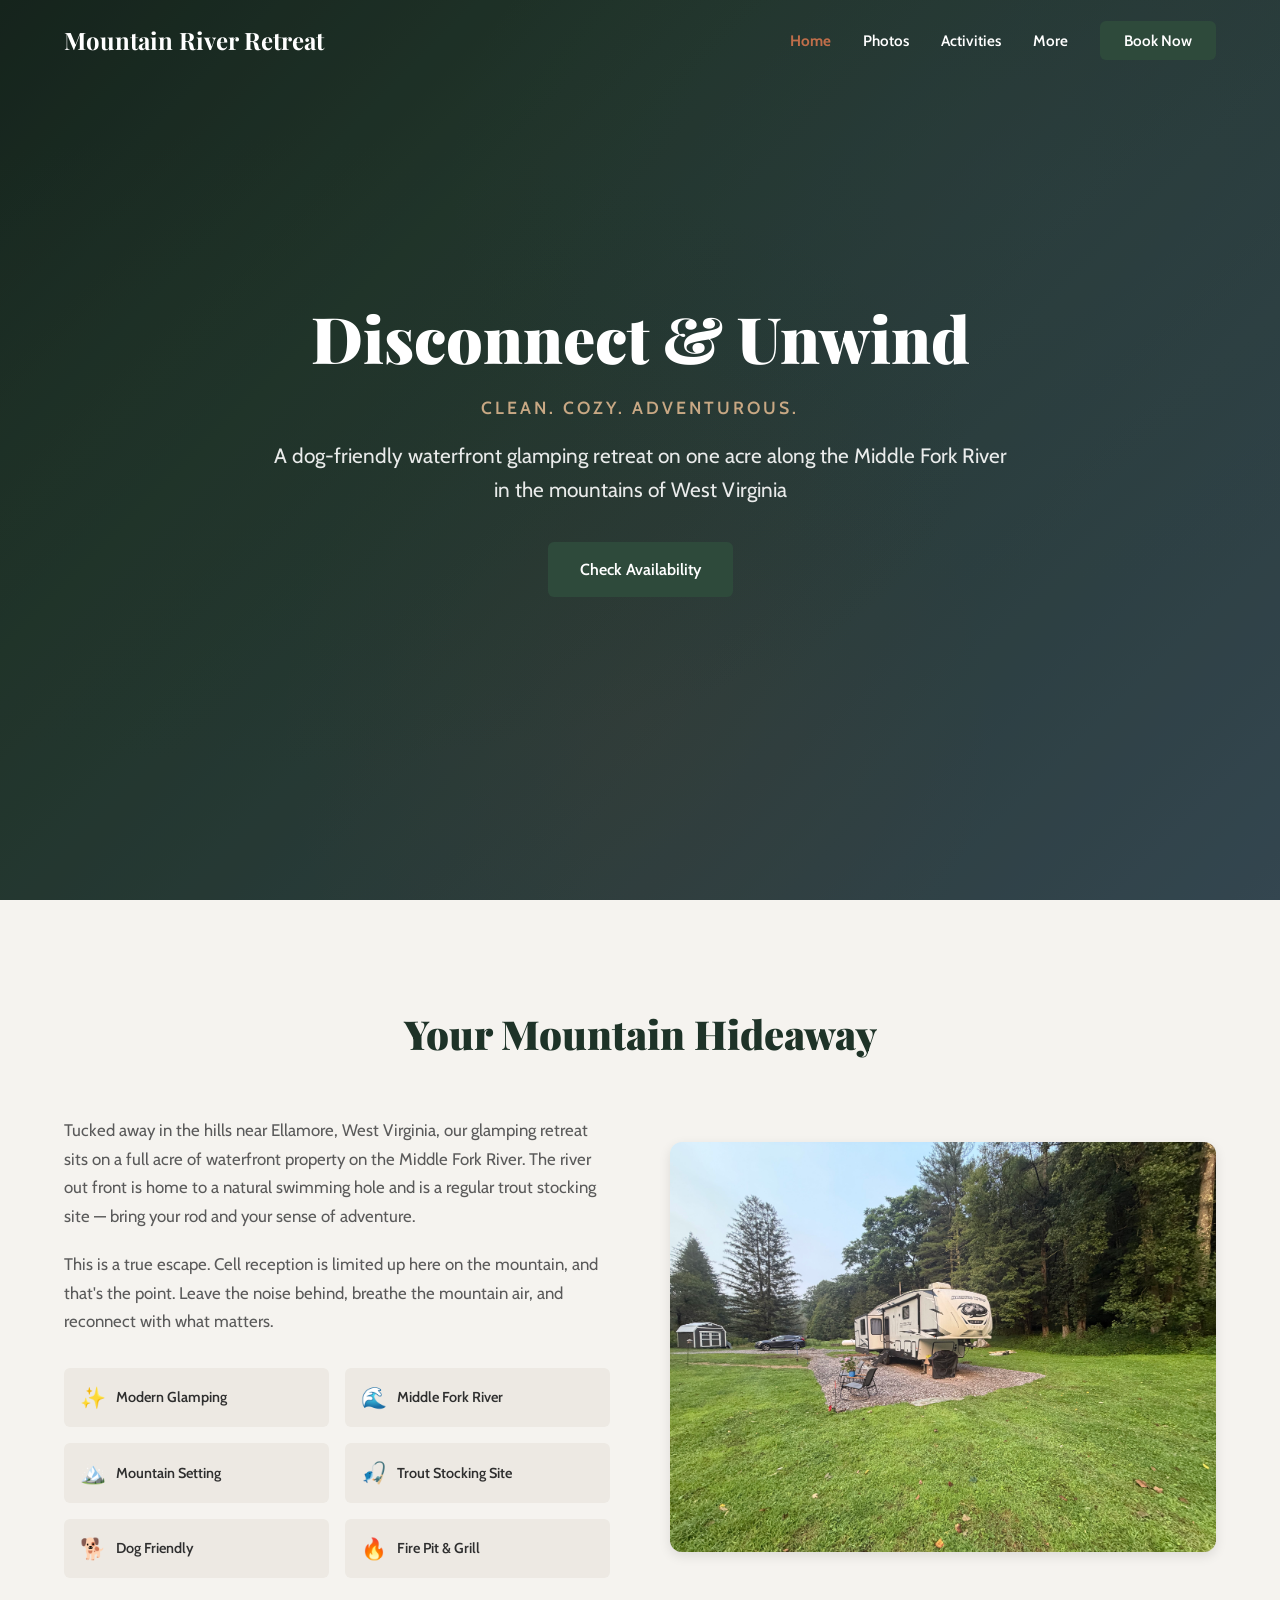
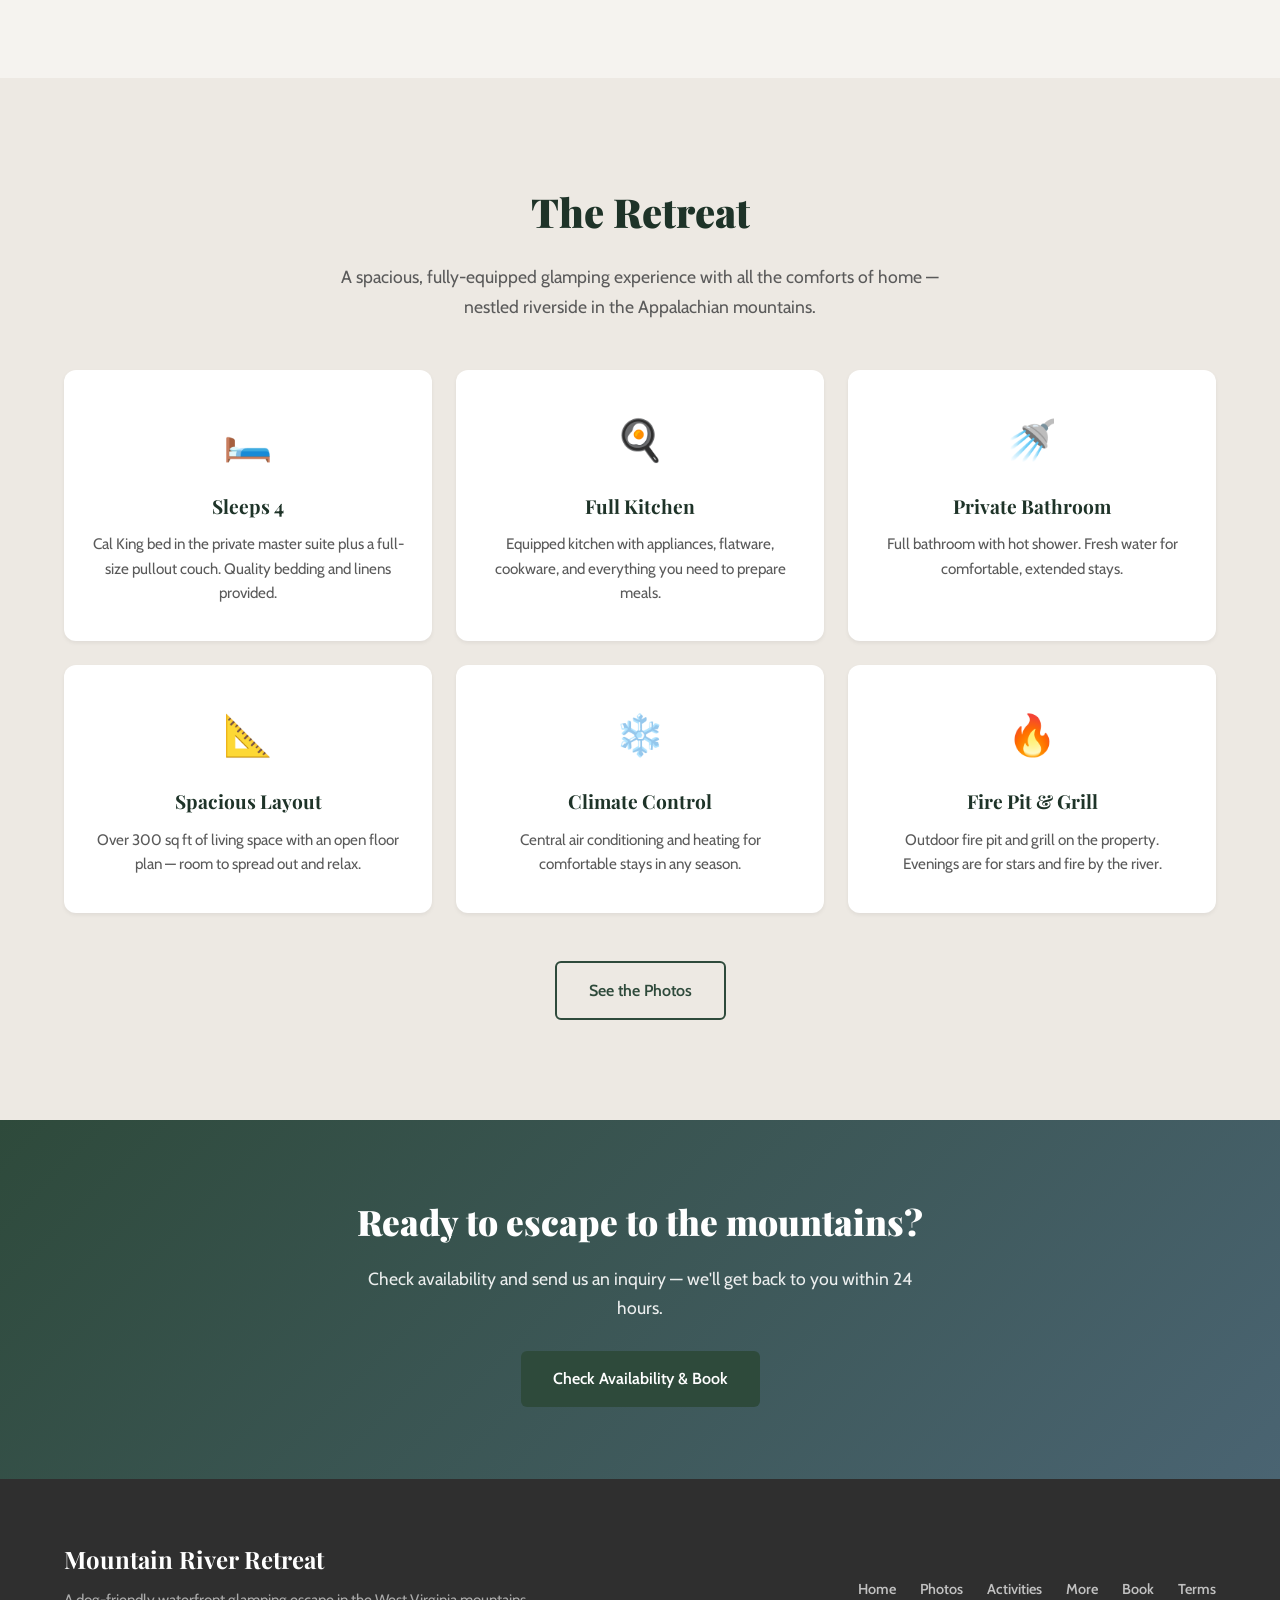
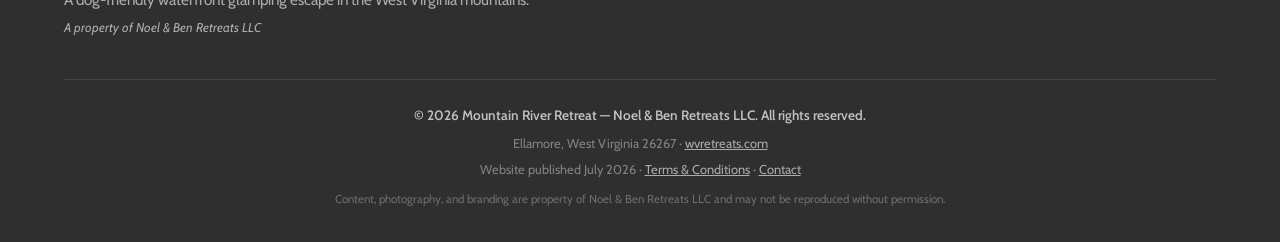
<file: index.html>
<!DOCTYPE html>
<html lang="en">
<head>
    <meta charset="UTF-8">
    <meta name="viewport" content="width=device-width, initial-scale=1.0">
    <title>Mountain River Retreat | Dog Friendly Glamping - Ellamore, WV</title>
    <meta name="description" content="Clean. Cozy. Adventurous. A dog-friendly waterfront glamping retreat on the Middle Fork River in West Virginia. Near Audra State Park, Blackwater Falls, and New River Gorge.">
    <link rel="stylesheet" href="css/style.css">
    <link rel="preconnect" href="https://fonts.googleapis.com">
    <link rel="preconnect" href="https://fonts.gstatic.com" crossorigin>
    <link href="https://fonts.googleapis.com/css2?family=Cabin:wght@400;600;700&family=Playfair+Display:wght@700;900&display=swap" rel="stylesheet">
</head>
<body>
    <a href="#main" class="skip-link">Skip to main content</a>
    <!-- Navigation -->
    <nav class="navbar" id="navbar" aria-label="Main navigation">
        <div class="nav-container">
            <a href="index.html" class="nav-logo">Mountain River Retreat</a>
            <button class="nav-toggle" id="nav-toggle" aria-label="Open menu" aria-expanded="false" aria-controls="nav-menu">
                <span aria-hidden="true"></span>
                <span aria-hidden="true"></span>
                <span aria-hidden="true"></span>
            </button>
            <ul class="nav-menu" id="nav-menu">
                <li><a href="index.html" class="active" aria-current="page">Home</a></li>
                <li><a href="photos.html">Photos</a></li>
                <li><a href="activities.html">Activities</a></li>
                <li><a href="more.html">More</a></li>
                <li><a href="book.html" class="nav-cta">Book Now</a></li>
            </ul>
        </div>
    </nav>

    <main id="main">
    <!-- Hero Section -->
    <header class="hero" id="hero">
        <div class="hero-overlay" aria-hidden="true"></div>
        <div class="hero-content">
            <h1>Disconnect &amp; Unwind</h1>
            <p class="hero-tagline">Clean. Cozy. Adventurous.</p>
            <p class="hero-subtitle">A dog-friendly waterfront glamping retreat on one acre along the Middle Fork River in the mountains of West Virginia</p>
            <a href="book.html" class="btn btn-primary">Check Availability</a>
        </div>
    </header>

    <!-- About Section -->
    <section class="section about" id="about">
        <div class="container">
            <h2 class="section-title">Your Mountain Hideaway</h2>
            <div class="about-grid">
                <div class="about-text">
                    <p>Tucked away in the hills near Ellamore, West Virginia, our glamping retreat sits on a full acre of waterfront property on the Middle Fork River. The river out front is home to a natural swimming hole and is a regular trout stocking site — bring your rod and your sense of adventure.</p>
                    <p>This is a true escape. Cell reception is limited up here on the mountain, and that's the point. Leave the noise behind, breathe the mountain air, and reconnect with what matters.</p>
                    <div class="about-highlights">
                        <div class="highlight">
                            <span class="highlight-icon" aria-hidden="true">✨</span>
                            <span>Modern Glamping</span>
                        </div>
                        <div class="highlight">
                            <span class="highlight-icon" aria-hidden="true">🌊</span>
                            <span>Middle Fork River</span>
                        </div>
                        <div class="highlight">
                            <span class="highlight-icon" aria-hidden="true">🏔️</span>
                            <span>Mountain Setting</span>
                        </div>
                        <div class="highlight">
                            <span class="highlight-icon" aria-hidden="true">🎣</span>
                            <span>Trout Stocking Site</span>
                        </div>
                        <div class="highlight">
                            <span class="highlight-icon" aria-hidden="true">🐕</span>
                            <span>Dog Friendly</span>
                        </div>
                        <div class="highlight">
                            <span class="highlight-icon" aria-hidden="true">🔥</span>
                            <span>Fire Pit &amp; Grill</span>
                        </div>
                    </div>
                </div>
                <div class="about-image">
                    <img src="images/camper on pad.jpg" alt="The 5th wheel camper on its gravel pad surrounded by green lawn and trees" class="about-photo">
                </div>
            </div>
        </div>
    </section>

    <!-- Retreat Details Section -->
    <section class="section features" id="retreat">
        <div class="container">
            <h2 class="section-title">The Retreat</h2>
            <p class="section-subtitle">A spacious, fully-equipped glamping experience with all the comforts of home — nestled riverside in the Appalachian mountains.</p>
            <div class="features-grid">
                <div class="feature-card">
                    <div class="feature-icon" aria-hidden="true">🛏️</div>
                    <h3>Sleeps 4</h3>
                    <p>Cal King bed in the private master suite plus a full-size pullout couch. Quality bedding and linens provided.</p>
                </div>
                <div class="feature-card">
                    <div class="feature-icon" aria-hidden="true">🍳</div>
                    <h3>Full Kitchen</h3>
                    <p>Equipped kitchen with appliances, flatware, cookware, and everything you need to prepare meals.</p>
                </div>
                <div class="feature-card">
                    <div class="feature-icon" aria-hidden="true">🚿</div>
                    <h3>Private Bathroom</h3>
                    <p>Full bathroom with hot shower. Fresh water for comfortable, extended stays.</p>
                </div>
                <div class="feature-card">
                    <div class="feature-icon" aria-hidden="true">📐</div>
                    <h3>Spacious Layout</h3>
                    <p>Over 300 sq ft of living space with an open floor plan — room to spread out and relax.</p>
                </div>
                <div class="feature-card">
                    <div class="feature-icon" aria-hidden="true">❄️</div>
                    <h3>Climate Control</h3>
                    <p>Central air conditioning and heating for comfortable stays in any season.</p>
                </div>
                <div class="feature-card">
                    <div class="feature-icon" aria-hidden="true">🔥</div>
                    <h3>Fire Pit &amp; Grill</h3>
                    <p>Outdoor fire pit and grill on the property. Evenings are for stars and fire by the river.</p>
                </div>
            </div>
            <div class="section-cta">
                <a href="photos.html" class="btn btn-secondary">See the Photos</a>
            </div>
        </div>
    </section>

    <!-- CTA Banner -->
    <section class="cta-banner">
        <div class="container">
            <h2>Ready to escape to the mountains?</h2>
            <p>Check availability and send us an inquiry — we'll get back to you within 24 hours.</p>
            <a href="book.html" class="btn btn-primary">Check Availability &amp; Book</a>
        </div>
    </section>
    </main>

    <!-- Footer -->
    <footer class="footer">
        <div class="container">
            <div class="footer-content">
                <div class="footer-brand">
                    <h3>Mountain River Retreat</h3>
                    <p>A dog-friendly waterfront glamping escape in the West Virginia mountains.</p>
                    <p class="footer-llc">A property of Noel &amp; Ben Retreats LLC</p>
                </div>
                <div class="footer-links">
                    <a href="index.html">Home</a>
                    <a href="photos.html">Photos</a>
                    <a href="activities.html">Activities</a>
                    <a href="more.html">More</a>
                    <a href="book.html">Book</a>
                    <a href="terms.html">Terms</a>
                </div>
            </div>
            <div class="footer-bottom">
                <p class="footer-copyright">&copy; 2026 Mountain River Retreat &mdash; Noel &amp; Ben Retreats LLC. All rights reserved.</p>
                <p class="footer-meta">Ellamore, West Virginia 26267 &middot; <a href="https://wvretreats.com">wvretreats.com</a></p>
                <p class="footer-meta">Website published July 2026 &middot; <a href="terms.html">Terms &amp; Conditions</a> &middot; <a href="book.html">Contact</a></p>
                <p class="footer-meta footer-fineprint">Content, photography, and branding are property of Noel &amp; Ben Retreats LLC and may not be reproduced without permission.</p>
            </div>
        </div>
    </footer>

    <script src="js/main.js"></script>
</body>
</html>
</file>
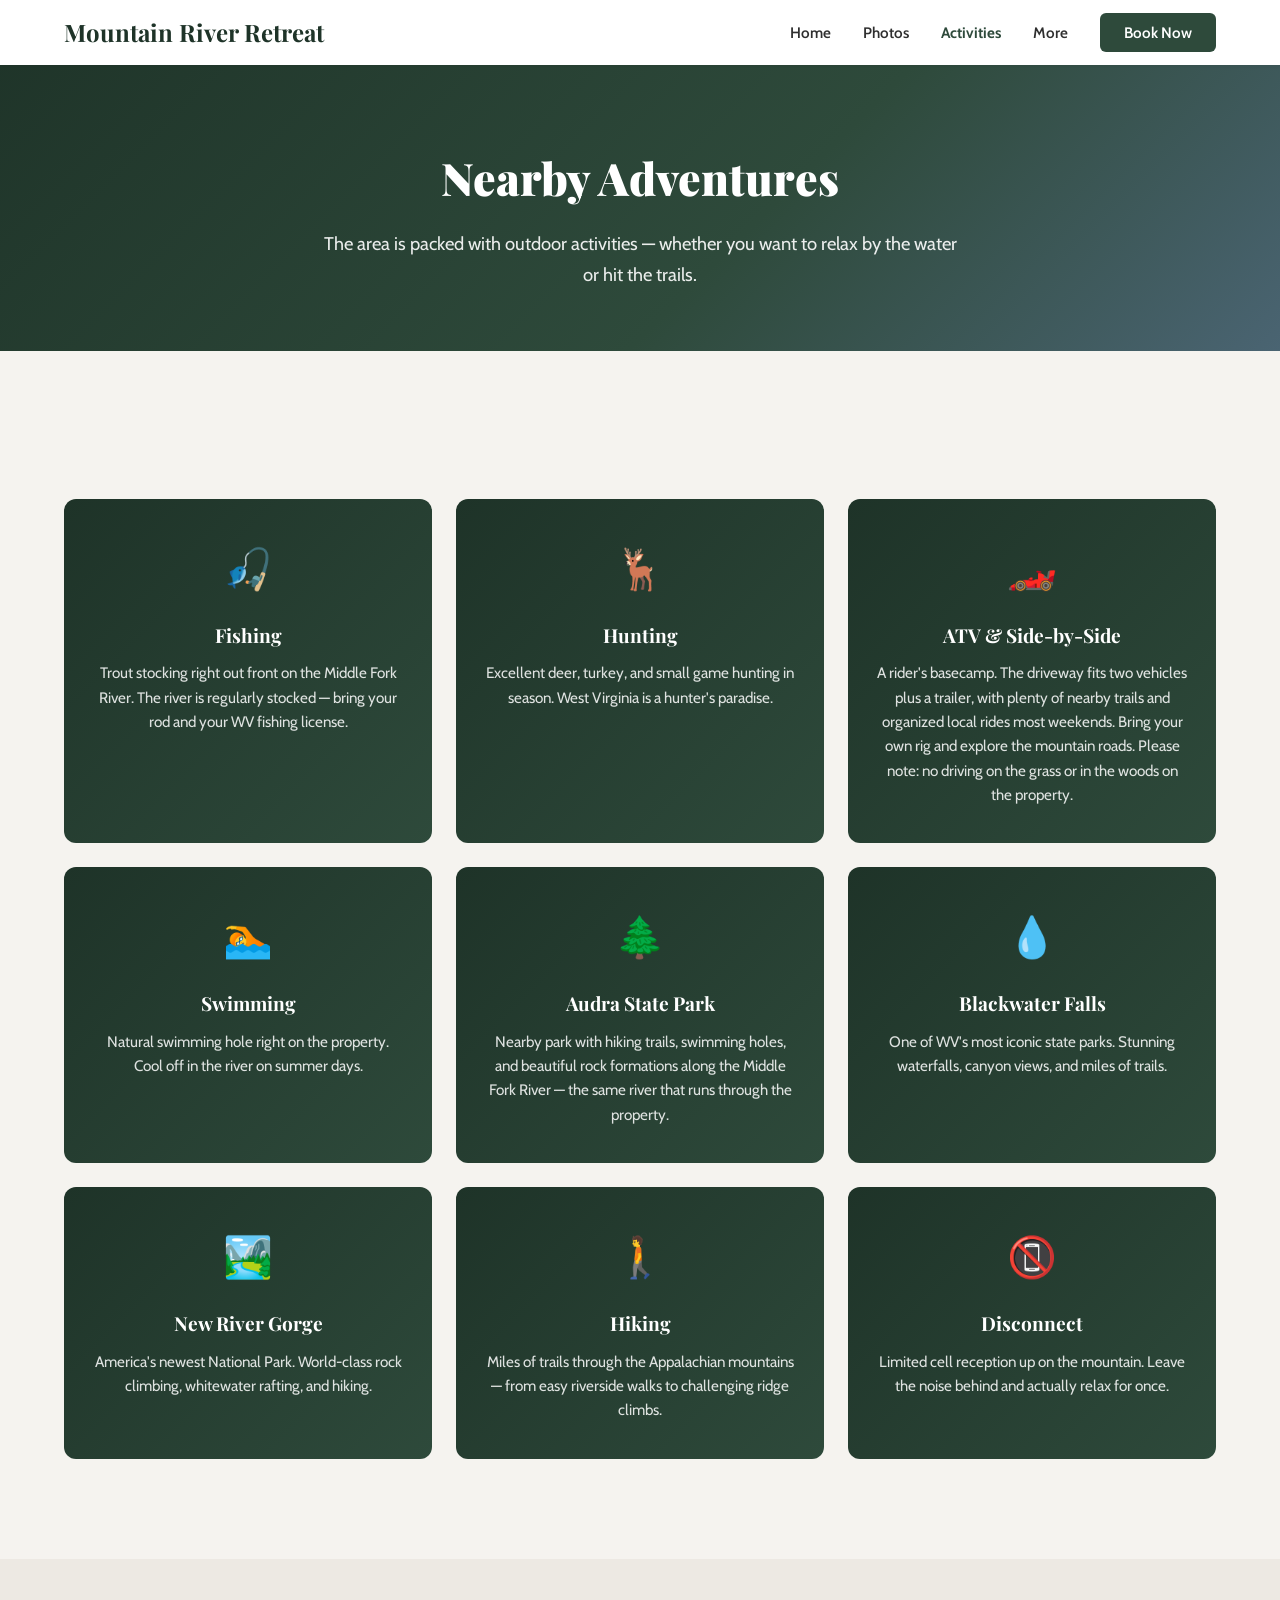
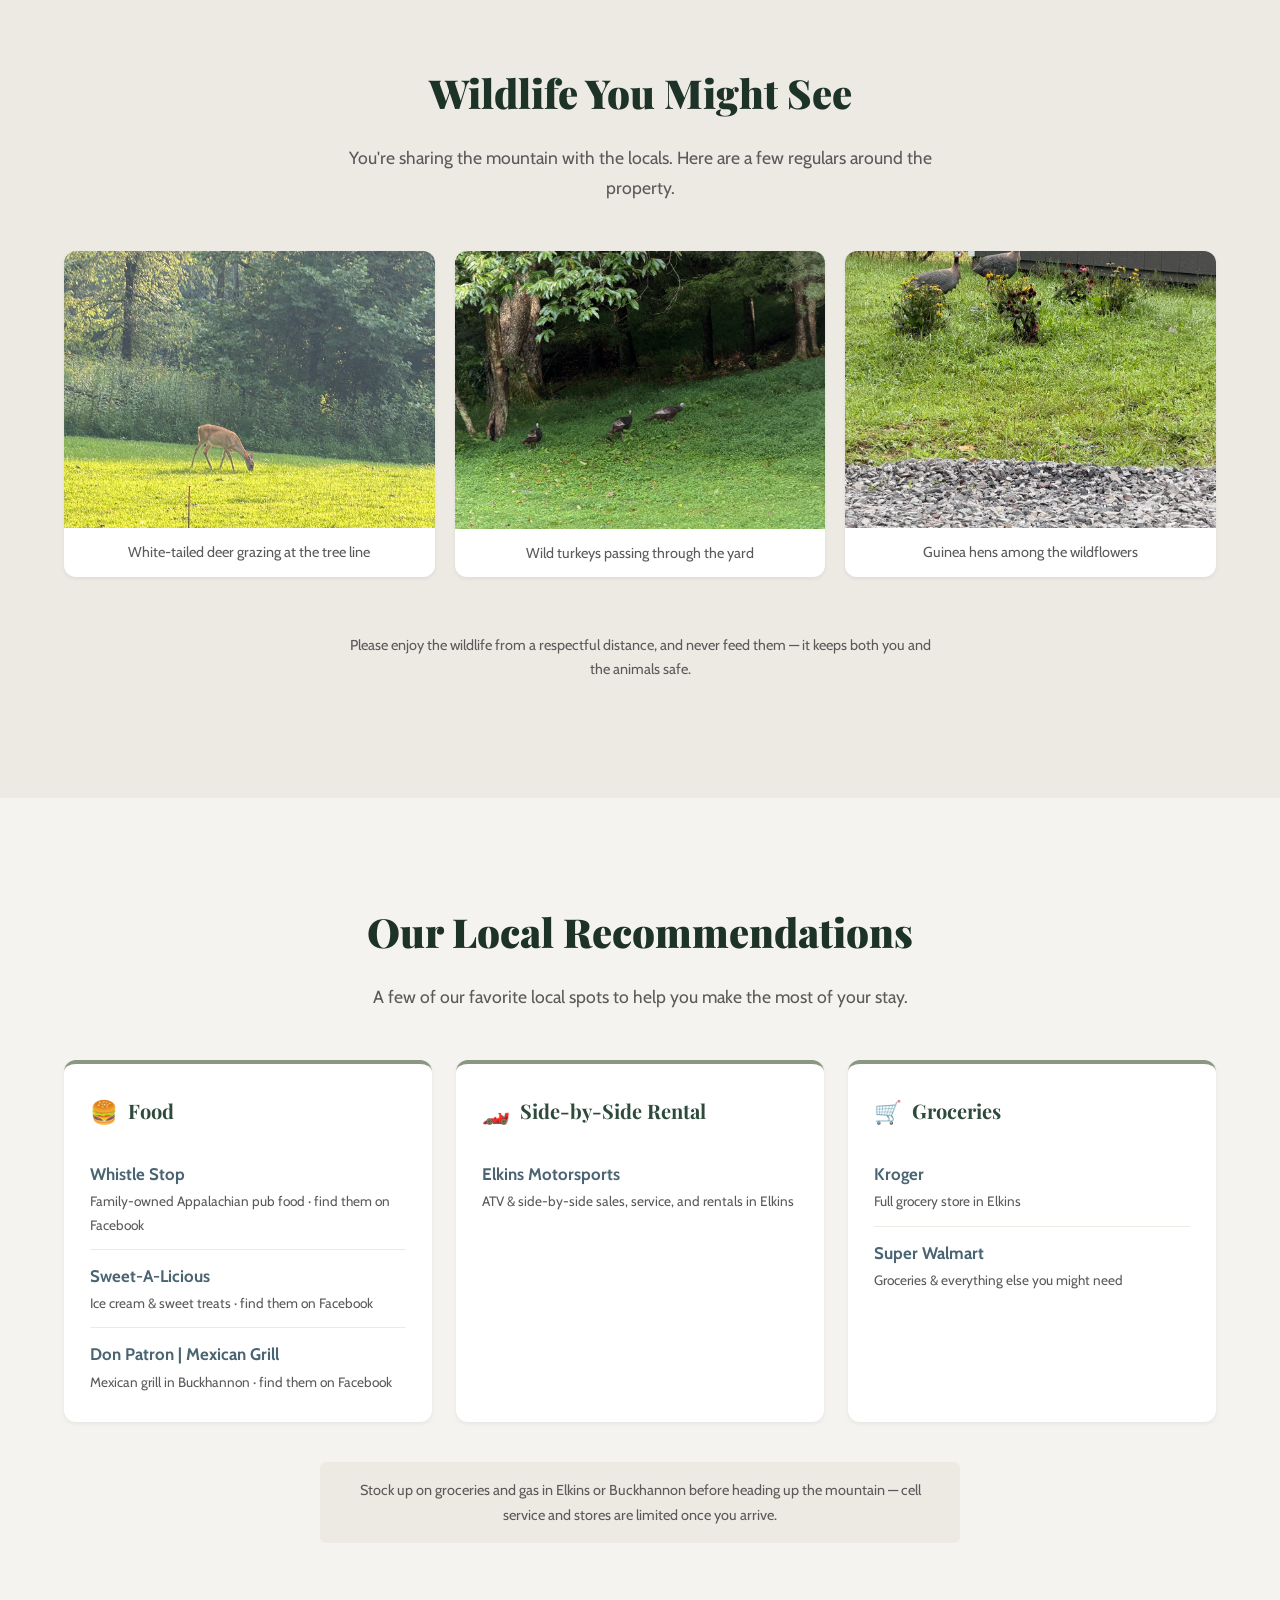
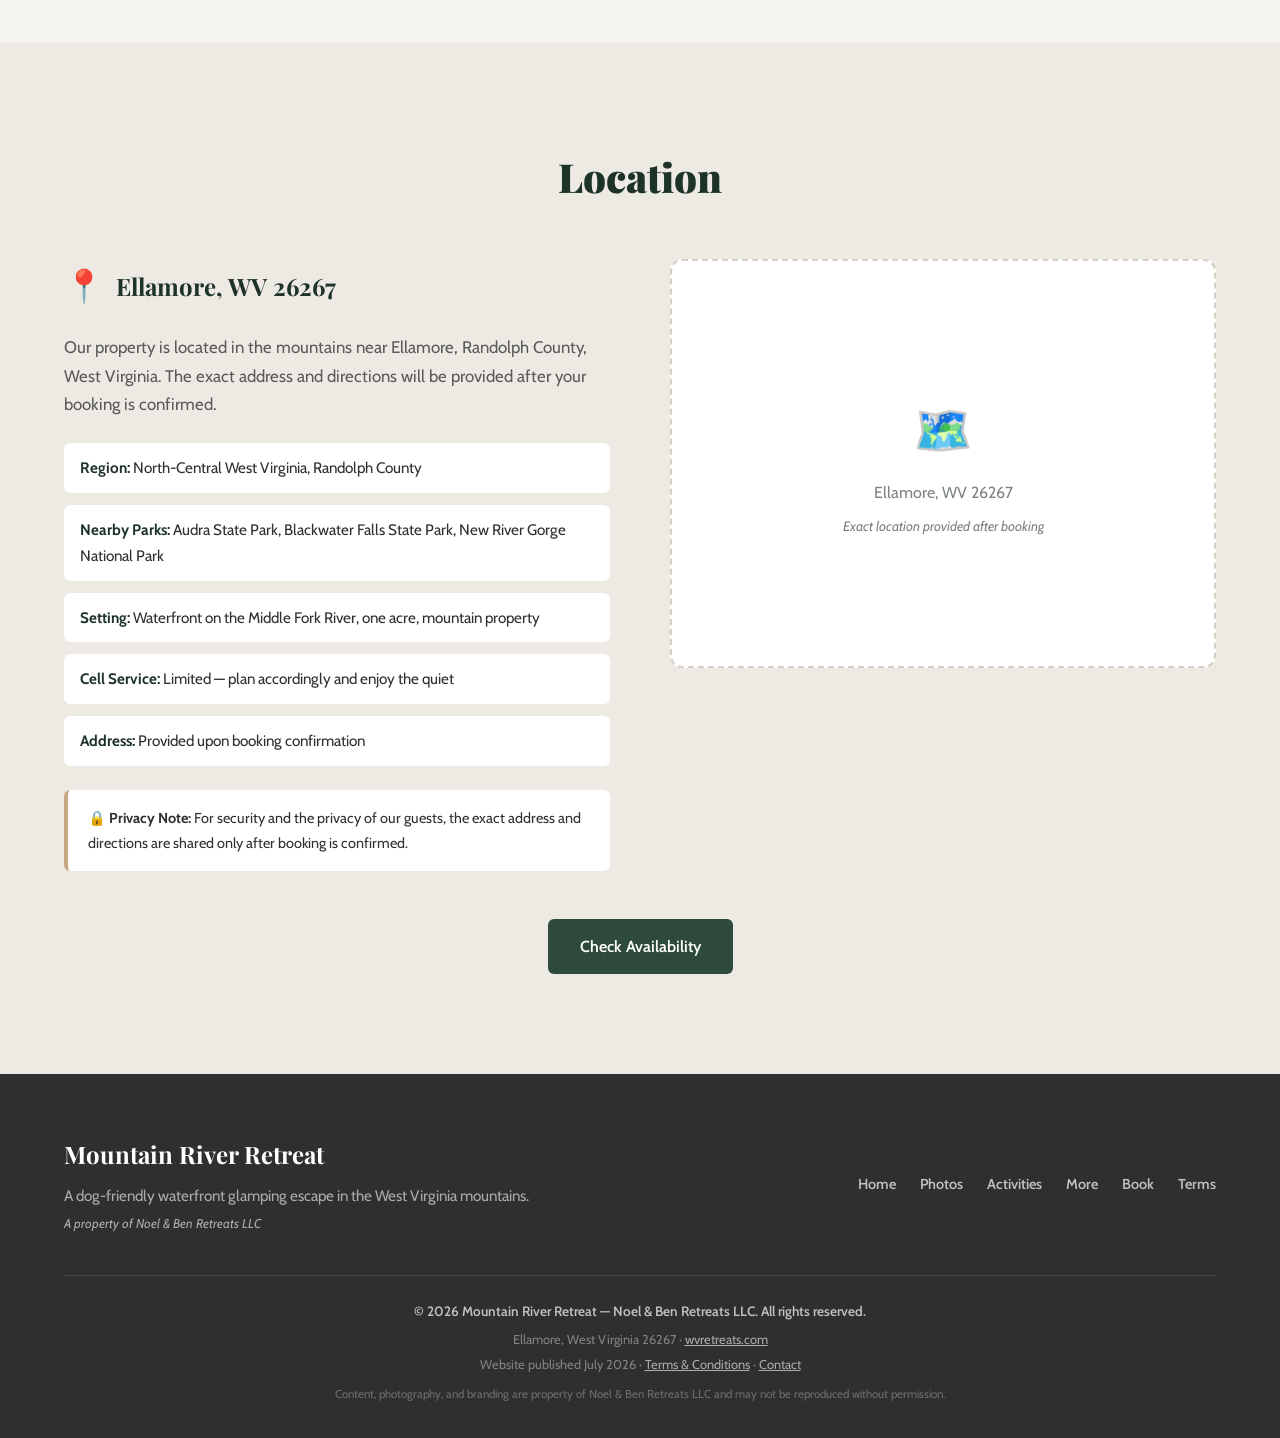
<file: activities.html>
<!DOCTYPE html>
<html lang="en">
<head>
    <meta charset="UTF-8">
    <meta name="viewport" content="width=device-width, initial-scale=1.0">
    <title>Activities &amp; Location | Mountain River Retreat</title>
    <meta name="description" content="Fishing, hunting, ATV trails, state parks, and more near our glamping retreat in Ellamore, WV.">
    <link rel="stylesheet" href="css/style.css">
    <link rel="preconnect" href="https://fonts.googleapis.com">
    <link rel="preconnect" href="https://fonts.gstatic.com" crossorigin>
    <link href="https://fonts.googleapis.com/css2?family=Cabin:wght@400;600;700&family=Playfair+Display:wght@700;900&display=swap" rel="stylesheet">
</head>
<body>
    <a href="#main" class="skip-link">Skip to main content</a>
    <!-- Navigation -->
    <nav class="navbar scrolled" id="navbar" aria-label="Main navigation">
        <div class="nav-container">
            <a href="index.html" class="nav-logo">Mountain River Retreat</a>
            <button class="nav-toggle" id="nav-toggle" aria-label="Open menu" aria-expanded="false" aria-controls="nav-menu">
                <span aria-hidden="true"></span>
                <span aria-hidden="true"></span>
                <span aria-hidden="true"></span>
            </button>
            <ul class="nav-menu" id="nav-menu">
                <li><a href="index.html">Home</a></li>
                <li><a href="photos.html">Photos</a></li>
                <li><a href="activities.html" class="active" aria-current="page">Activities</a></li>
                <li><a href="more.html">More</a></li>
                <li><a href="book.html" class="nav-cta">Book Now</a></li>
            </ul>
        </div>
    </nav>

    <main id="main">
    <!-- Page Header -->
    <header class="page-header">
        <div class="container">
            <h1>Nearby Adventures</h1>
            <p>The area is packed with outdoor activities — whether you want to relax by the water or hit the trails.</p>
        </div>
    </header>

    <!-- Activities Section -->
    <section class="section activities">
        <div class="container">
            <div class="activities-grid">
                <div class="activity-card">
                    <div class="activity-icon" aria-hidden="true">🎣</div>
                    <h3>Fishing</h3>
                    <p>Trout stocking right out front on the Middle Fork River. The river is regularly stocked — bring your rod and your WV fishing license.</p>
                </div>
                <div class="activity-card">
                    <div class="activity-icon" aria-hidden="true">🦌</div>
                    <h3>Hunting</h3>
                    <p>Excellent deer, turkey, and small game hunting in season. West Virginia is a hunter's paradise.</p>
                </div>
                <div class="activity-card">
                    <div class="activity-icon" aria-hidden="true">🏎️</div>
                    <h3>ATV &amp; Side-by-Side</h3>
                    <p>A rider's basecamp. The driveway fits two vehicles plus a trailer, with plenty of nearby trails and organized local rides most weekends. Bring your own rig and explore the mountain roads. Please note: no driving on the grass or in the woods on the property.</p>
                </div>
                <div class="activity-card">
                    <div class="activity-icon" aria-hidden="true">🏊</div>
                    <h3>Swimming</h3>
                    <p>Natural swimming hole right on the property. Cool off in the river on summer days.</p>
                </div>
                <div class="activity-card">
                    <div class="activity-icon" aria-hidden="true">🌲</div>
                    <h3>Audra State Park</h3>
                    <p>Nearby park with hiking trails, swimming holes, and beautiful rock formations along the Middle Fork River — the same river that runs through the property.</p>
                </div>
                <div class="activity-card">
                    <div class="activity-icon" aria-hidden="true">💧</div>
                    <h3>Blackwater Falls</h3>
                    <p>One of WV's most iconic state parks. Stunning waterfalls, canyon views, and miles of trails.</p>
                </div>
                <div class="activity-card">
                    <div class="activity-icon" aria-hidden="true">🏞️</div>
                    <h3>New River Gorge</h3>
                    <p>America's newest National Park. World-class rock climbing, whitewater rafting, and hiking.</p>
                </div>
                <div class="activity-card">
                    <div class="activity-icon" aria-hidden="true">🚶</div>
                    <h3>Hiking</h3>
                    <p>Miles of trails through the Appalachian mountains — from easy riverside walks to challenging ridge climbs.</p>
                </div>
                <div class="activity-card">
                    <div class="activity-icon" aria-hidden="true">📵</div>
                    <h3>Disconnect</h3>
                    <p>Limited cell reception up on the mountain. Leave the noise behind and actually relax for once.</p>
                </div>
            </div>
        </div>
    </section>

    <!-- Wildlife Section -->
    <section class="section wildlife" id="wildlife">
        <div class="container">
            <h2 class="section-title">Wildlife You Might See</h2>
            <p class="section-subtitle">You're sharing the mountain with the locals. Here are a few regulars around the property.</p>
            <div class="wildlife-grid">
                <figure class="wildlife-item">
                    <img src="images/deer.jpg" alt="A white-tailed deer grazing in the green field at the edge of the woods" loading="lazy">
                    <figcaption>White-tailed deer grazing at the tree line</figcaption>
                </figure>
                <figure class="wildlife-item">
                    <img src="images/turkeys.jpg" alt="Three wild turkeys walking across the grassy lawn near the woods" loading="lazy">
                    <figcaption>Wild turkeys passing through the yard</figcaption>
                </figure>
                <figure class="wildlife-item">
                    <img src="images/Guinea hens.jpg" alt="Two guinea hens foraging among wildflowers beside the shed" loading="lazy">
                    <figcaption>Guinea hens among the wildflowers</figcaption>
                </figure>
            </div>
            <p class="recs-note">Please enjoy the wildlife from a respectful distance, and never feed them — it keeps both you and the animals safe.</p>
        </div>
    </section>

    <!-- Local Recommendations Section -->
    <section class="section recommendations" id="recommendations">
        <div class="container">
            <h2 class="section-title">Our Local Recommendations</h2>
            <p class="section-subtitle">A few of our favorite local spots to help you make the most of your stay.</p>
            <div class="recs-grid">
                <div class="recs-category">
                    <h3><span class="recs-icon" aria-hidden="true">🍔</span> Food</h3>
                    <ul class="recs-list">
                        <li>
                            <a href="https://www.facebook.com/fb-answers/whistle-stop-bar-and-grill-buckhannon-wv/" target="_blank" rel="noopener">Whistle Stop</a>
                            <span>Family-owned Appalachian pub food &middot; find them on Facebook</span>
                        </li>
                        <li>
                            <a href="https://www.facebook.com/myicecreamshopsweet/" target="_blank" rel="noopener">Sweet-A-Licious</a>
                            <span>Ice cream &amp; sweet treats &middot; find them on Facebook</span>
                        </li>
                        <li>
                            <a href="https://www.facebook.com/Donpatronbuckhannon/" target="_blank" rel="noopener">Don Patron | Mexican Grill</a>
                            <span>Mexican grill in Buckhannon &middot; find them on Facebook</span>
                        </li>
                    </ul>
                </div>
                <div class="recs-category">
                    <h3><span class="recs-icon" aria-hidden="true">🏎️</span> Side-by-Side Rental</h3>
                    <ul class="recs-list">
                        <li>
                            <a href="https://www.elkinsmotorsports.net/" target="_blank" rel="noopener">Elkins Motorsports</a>
                            <span>ATV &amp; side-by-side sales, service, and rentals in Elkins</span>
                        </li>
                    </ul>
                </div>
                <div class="recs-category">
                    <h3><span class="recs-icon" aria-hidden="true">🛒</span> Groceries</h3>
                    <ul class="recs-list">
                        <li>
                            <a href="https://www.kroger.com/stores/search?searchText=Elkins%2C%20WV" target="_blank" rel="noopener">Kroger</a>
                            <span>Full grocery store in Elkins</span>
                        </li>
                        <li>
                            <a href="https://www.walmart.com/store-finder?location=Elkins%2C%20WV" target="_blank" rel="noopener">Super Walmart</a>
                            <span>Groceries &amp; everything else you might need</span>
                        </li>
                    </ul>
                </div>
            </div>
            <p class="recs-note">Stock up on groceries and gas in Elkins or Buckhannon before heading up the mountain — cell service and stores are limited once you arrive.</p>
        </div>
    </section>

    <!-- Location Section -->
    <section class="section location" id="location">
        <div class="container">
            <h2 class="section-title">Location</h2>
            <div class="location-content">
                <div class="location-info">
                    <div class="location-badge">
                        <span class="location-pin" aria-hidden="true">📍</span>
                        <h3>Ellamore, WV 26267</h3>
                    </div>
                    <p>Our property is located in the mountains near Ellamore, Randolph County, West Virginia. The exact address and directions will be provided after your booking is confirmed.</p>
                    <div class="location-details">
                        <div class="location-detail">
                            <strong>Region:</strong> North-Central West Virginia, Randolph County
                        </div>
                        <div class="location-detail">
                            <strong>Nearby Parks:</strong> Audra State Park, Blackwater Falls State Park, New River Gorge National Park
                        </div>
                        <div class="location-detail">
                            <strong>Setting:</strong> Waterfront on the Middle Fork River, one acre, mountain property
                        </div>
                        <div class="location-detail">
                            <strong>Cell Service:</strong> Limited — plan accordingly and enjoy the quiet
                        </div>
                        <div class="location-detail">
                            <strong>Address:</strong> Provided upon booking confirmation
                        </div>
                    </div>
                    <div class="location-note">
                        <p><strong>🔒 Privacy Note:</strong> For security and the privacy of our guests, the exact address and directions are shared only after booking is confirmed.</p>
                    </div>
                </div>
                <div class="location-map">
                    <div class="map-placeholder">
                        <span aria-hidden="true">🗺️</span>
                        <p>Ellamore, WV 26267</p>
                        <p class="map-note">Exact location provided after booking</p>
                    </div>
                </div>
            </div>
            <div class="section-cta">
                <a href="book.html" class="btn btn-primary">Check Availability</a>
            </div>
        </div>
    </section>
    </main>

    <!-- Footer -->
    <footer class="footer">
        <div class="container">
            <div class="footer-content">
                <div class="footer-brand">
                    <h3>Mountain River Retreat</h3>
                    <p>A dog-friendly waterfront glamping escape in the West Virginia mountains.</p>
                    <p class="footer-llc">A property of Noel &amp; Ben Retreats LLC</p>
                </div>
                <div class="footer-links">
                    <a href="index.html">Home</a>
                    <a href="photos.html">Photos</a>
                    <a href="activities.html">Activities</a>
                    <a href="more.html">More</a>
                    <a href="book.html">Book</a>
                    <a href="terms.html">Terms</a>
                </div>
            </div>
            <div class="footer-bottom">
                <p class="footer-copyright">&copy; 2026 Mountain River Retreat &mdash; Noel &amp; Ben Retreats LLC. All rights reserved.</p>
                <p class="footer-meta">Ellamore, West Virginia 26267 &middot; <a href="https://wvretreats.com">wvretreats.com</a></p>
                <p class="footer-meta">Website published July 2026 &middot; <a href="terms.html">Terms &amp; Conditions</a> &middot; <a href="book.html">Contact</a></p>
                <p class="footer-meta footer-fineprint">Content, photography, and branding are property of Noel &amp; Ben Retreats LLC and may not be reproduced without permission.</p>
            </div>
        </div>
    </footer>

    <script src="js/main.js"></script>
</body>
</html>
</file>
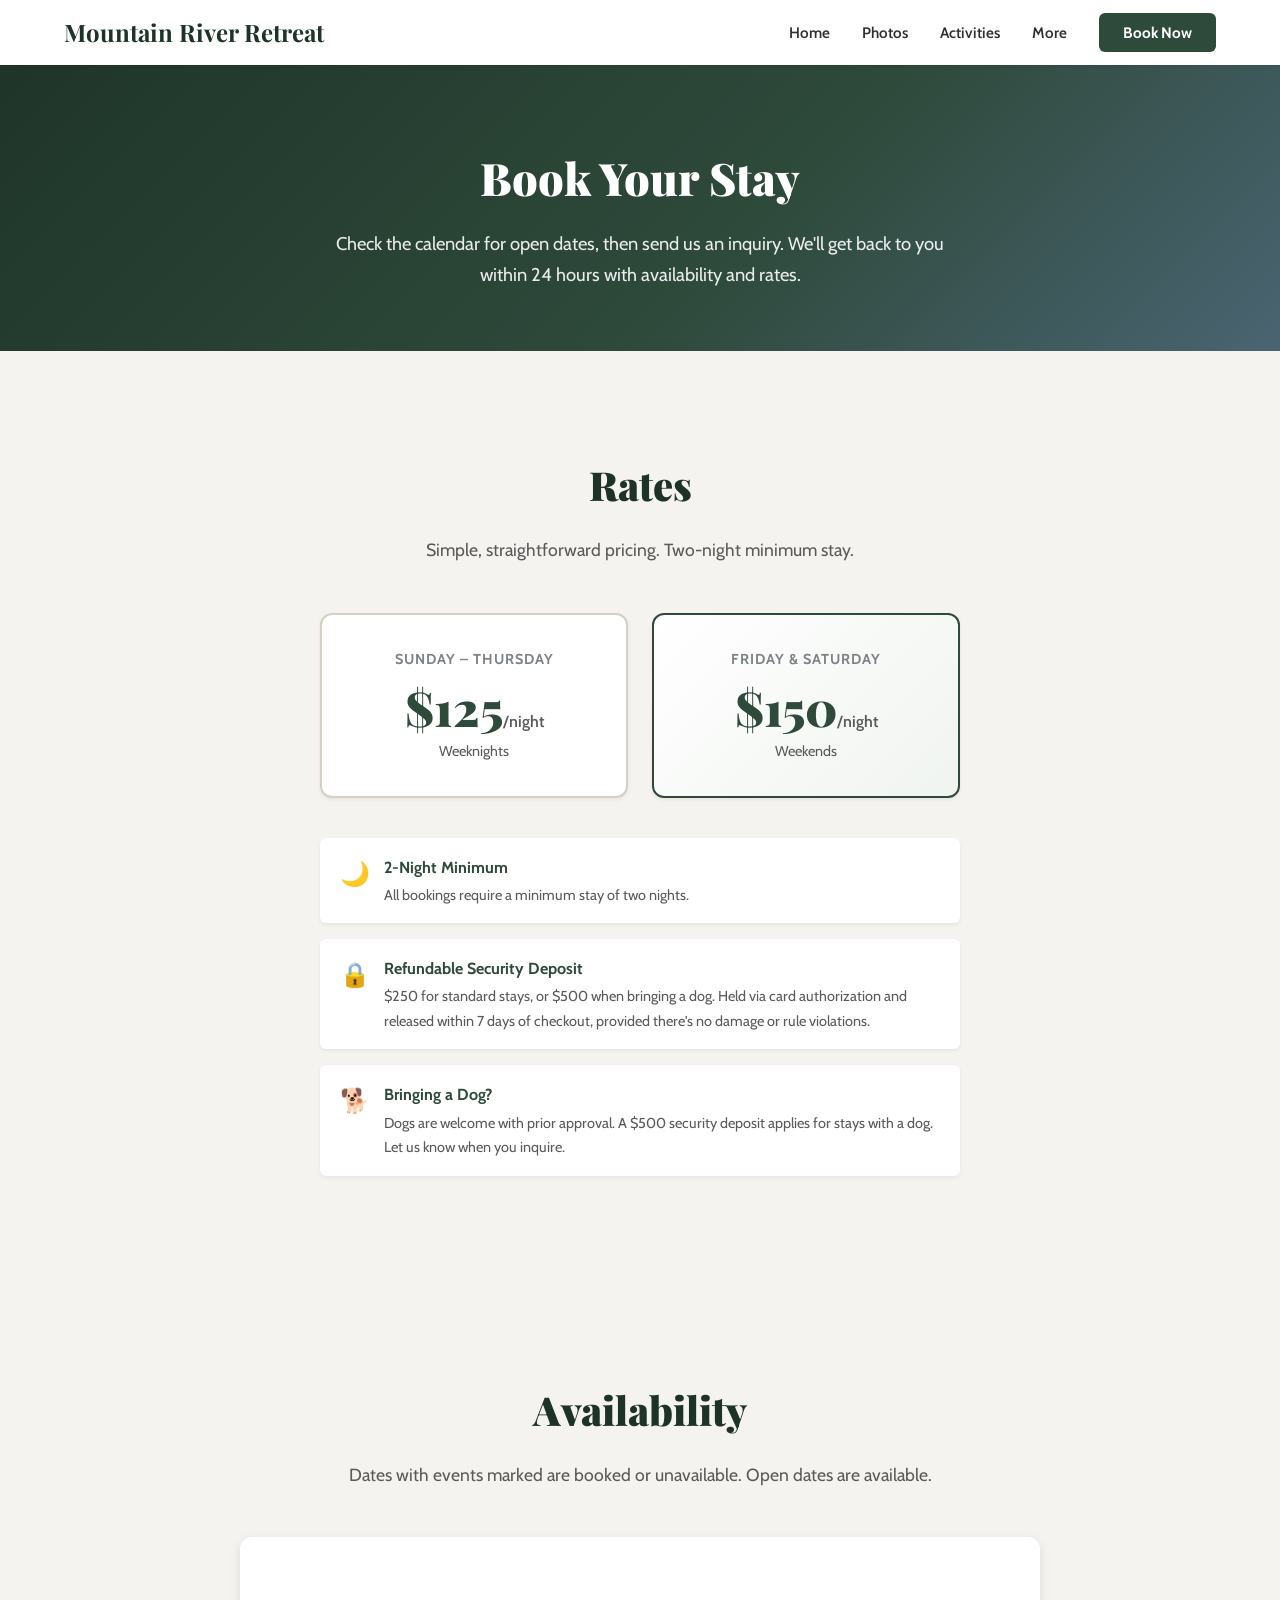
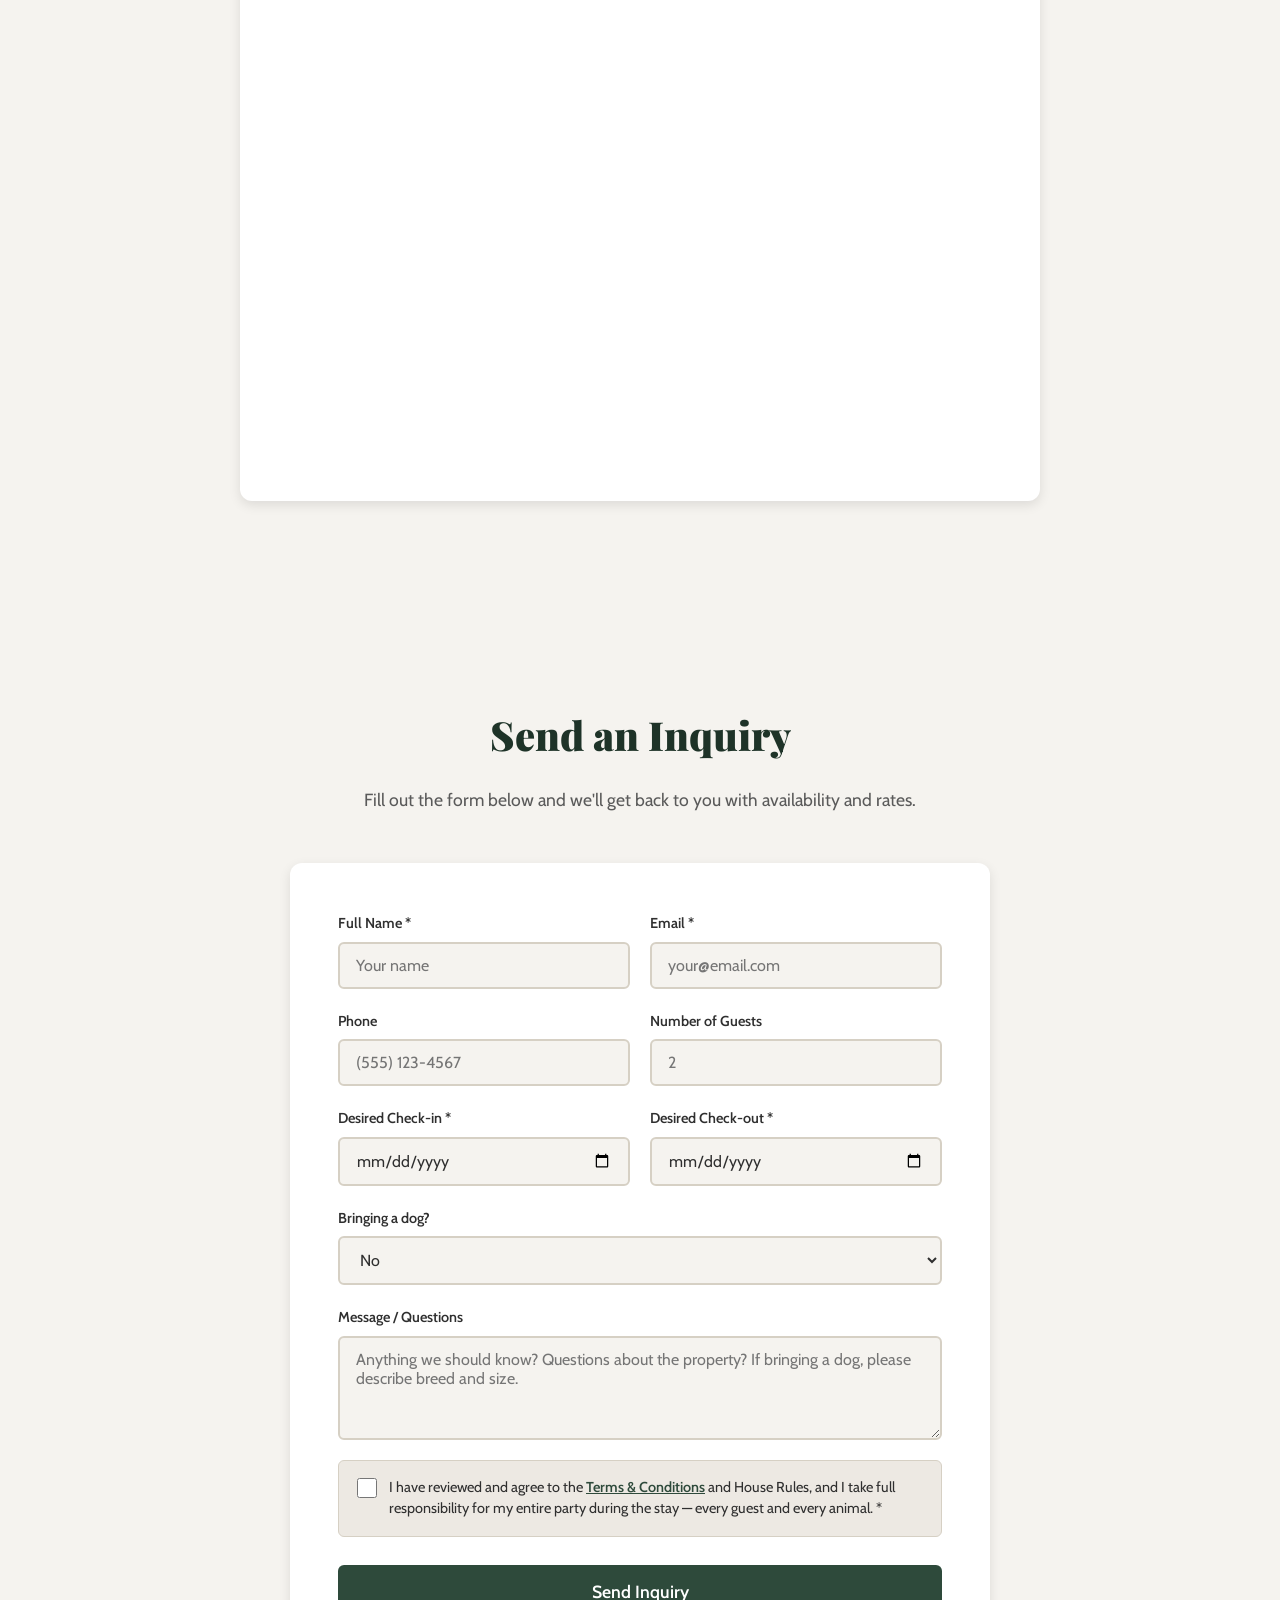
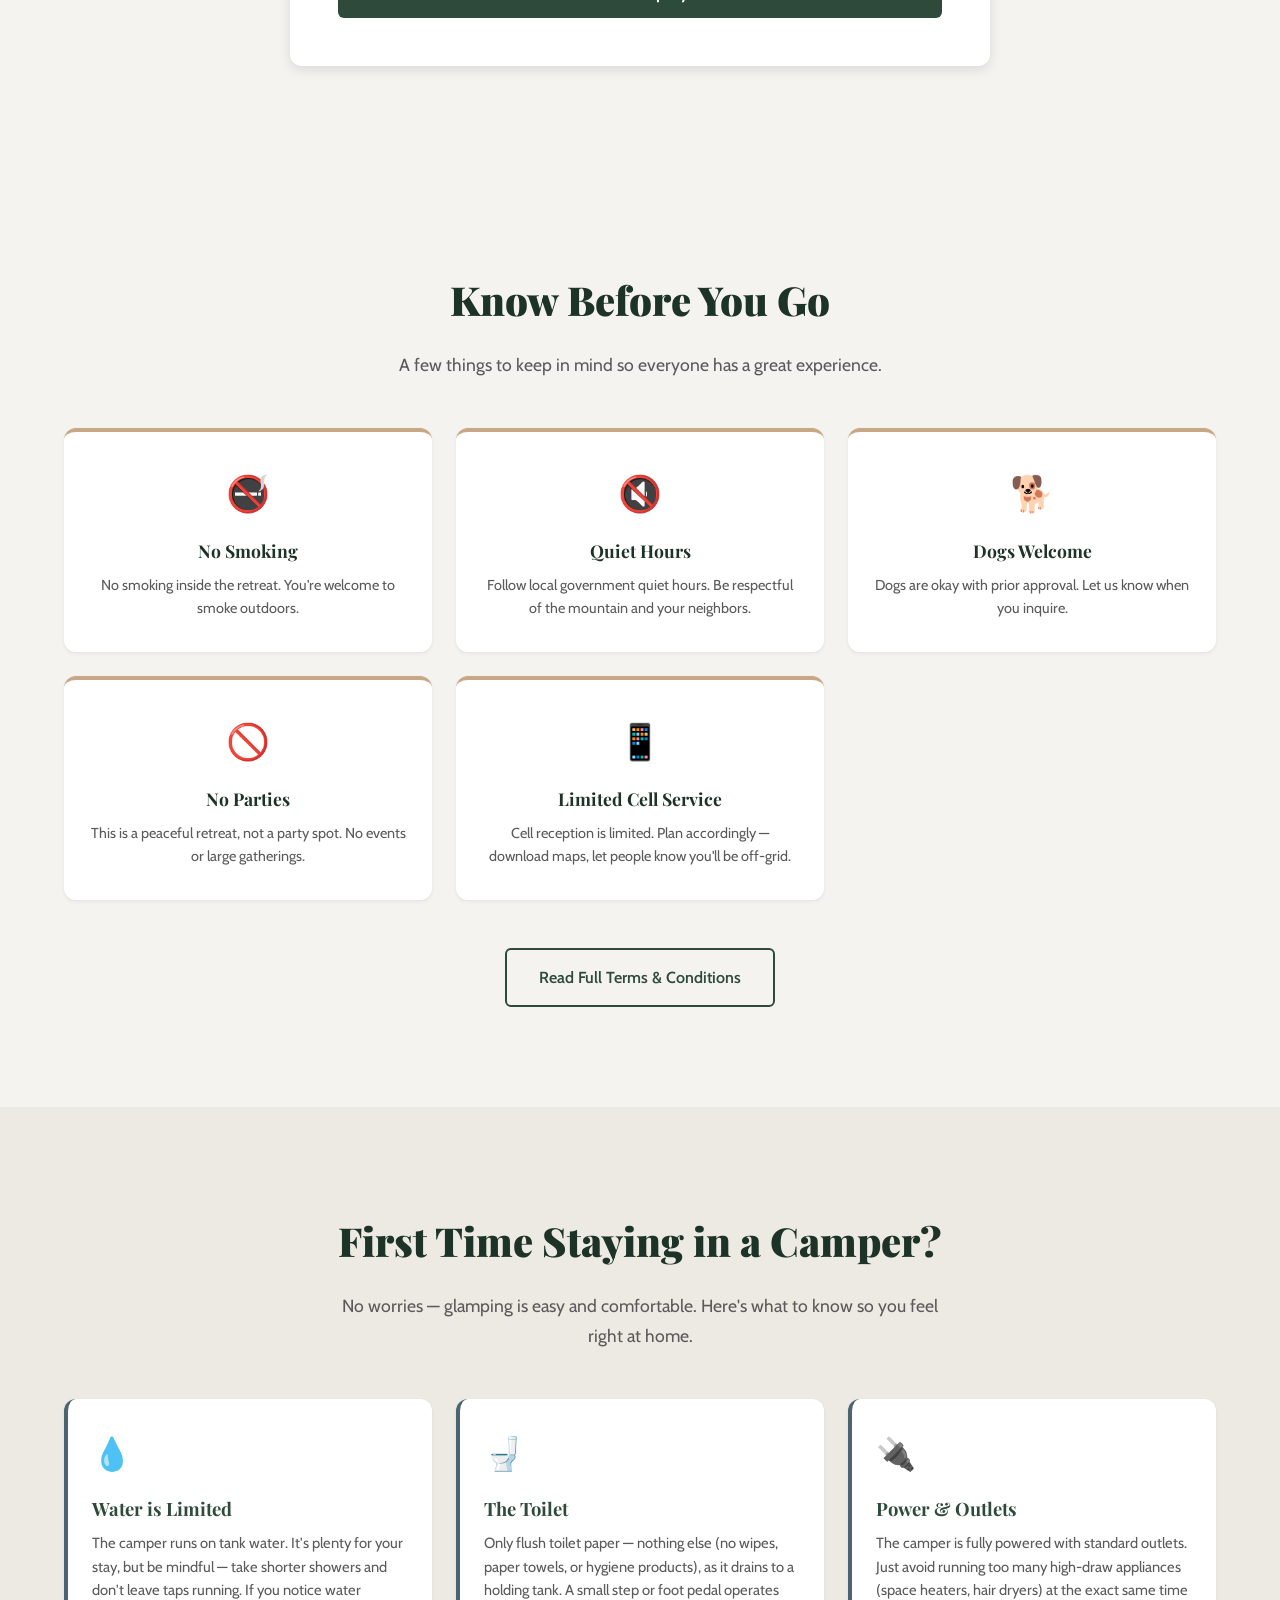
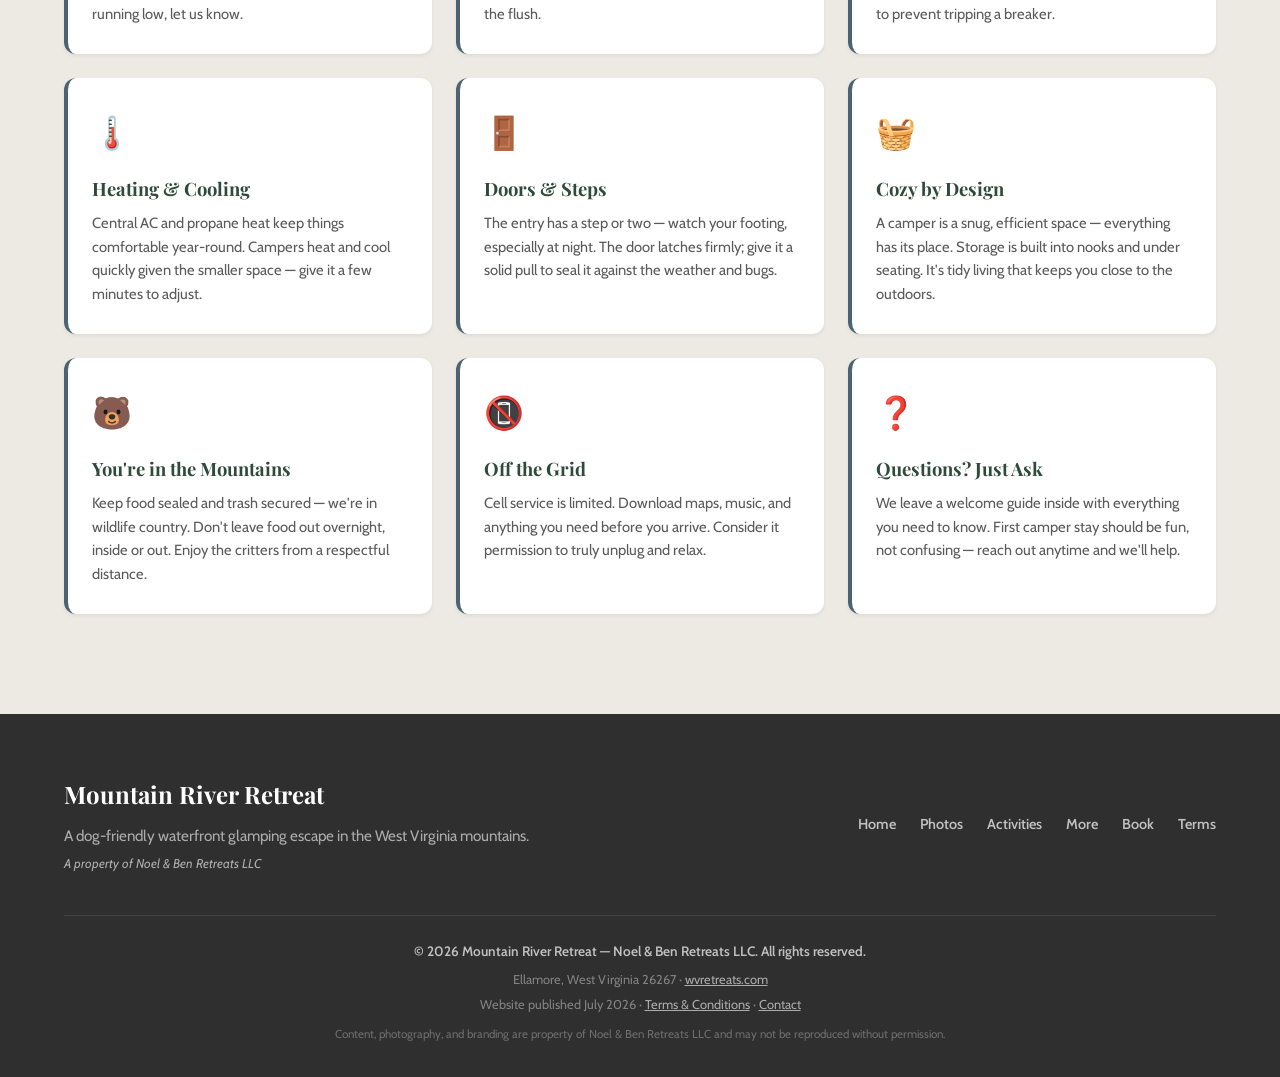
<file: book.html>
<!DOCTYPE html>
<html lang="en">
<head>
    <meta charset="UTF-8">
    <meta name="viewport" content="width=device-width, initial-scale=1.0">
    <title>Book &amp; Availability | Mountain River Retreat</title>
    <meta name="description" content="Check availability and send a booking inquiry for our dog-friendly glamping retreat in Ellamore, WV.">
    <link rel="stylesheet" href="css/style.css">
    <link rel="preconnect" href="https://fonts.googleapis.com">
    <link rel="preconnect" href="https://fonts.gstatic.com" crossorigin>
    <link href="https://fonts.googleapis.com/css2?family=Cabin:wght@400;600;700&family=Playfair+Display:wght@700;900&display=swap" rel="stylesheet">
</head>
<body>
    <a href="#main" class="skip-link">Skip to main content</a>
    <!-- Navigation -->
    <nav class="navbar scrolled" id="navbar" aria-label="Main navigation">
        <div class="nav-container">
            <a href="index.html" class="nav-logo">Mountain River Retreat</a>
            <button class="nav-toggle" id="nav-toggle" aria-label="Open menu" aria-expanded="false" aria-controls="nav-menu">
                <span aria-hidden="true"></span>
                <span aria-hidden="true"></span>
                <span aria-hidden="true"></span>
            </button>
            <ul class="nav-menu" id="nav-menu">
                <li><a href="index.html">Home</a></li>
                <li><a href="photos.html">Photos</a></li>
                <li><a href="activities.html">Activities</a></li>
                <li><a href="more.html">More</a></li>
                <li><a href="book.html" class="nav-cta active" aria-current="page">Book Now</a></li>
            </ul>
        </div>
    </nav>

    <main id="main">
    <!-- Page Header -->
    <header class="page-header">
        <div class="container">
            <h1>Book Your Stay</h1>
            <p>Check the calendar for open dates, then send us an inquiry. We'll get back to you within 24 hours with availability and rates.</p>
        </div>
    </header>

    <!-- Rates Section -->
    <section class="section rates" id="rates">
        <div class="container">
            <h2 class="section-title">Rates</h2>
            <p class="section-subtitle">Simple, straightforward pricing. Two-night minimum stay.</p>
            <div class="rates-grid">
                <div class="rate-card">
                    <div class="rate-label">Sunday &ndash; Thursday</div>
                    <div class="rate-price">$125<span>/night</span></div>
                    <div class="rate-note">Weeknights</div>
                </div>
                <div class="rate-card rate-card-featured">
                    <div class="rate-label">Friday &amp; Saturday</div>
                    <div class="rate-price">$150<span>/night</span></div>
                    <div class="rate-note">Weekends</div>
                </div>
            </div>
            <div class="rates-details">
                <div class="rates-detail-item">
                    <span class="rates-detail-icon" aria-hidden="true">🌙</span>
                    <div>
                        <strong>2-Night Minimum</strong>
                        <p>All bookings require a minimum stay of two nights.</p>
                    </div>
                </div>
                <div class="rates-detail-item">
                    <span class="rates-detail-icon" aria-hidden="true">🔒</span>
                    <div>
                        <strong>Refundable Security Deposit</strong>
                        <p>$250 for standard stays, or $500 when bringing a dog. Held via card authorization and released within 7 days of checkout, provided there's no damage or rule violations.</p>
                    </div>
                </div>
                <div class="rates-detail-item">
                    <span class="rates-detail-icon" aria-hidden="true">🐕</span>
                    <div>
                        <strong>Bringing a Dog?</strong>
                        <p>Dogs are welcome with prior approval. A $500 security deposit applies for stays with a dog. Let us know when you inquire.</p>
                    </div>
                </div>
            </div>
        </div>
    </section>

    <!-- Availability Calendar -->
    <section class="section availability" id="availability">
        <div class="container">
            <h2 class="section-title">Availability</h2>
            <p class="section-subtitle">Dates with events marked are booked or unavailable. Open dates are available.</p>
            <div class="calendar-container">
                <div class="calendar-embed">
                    <iframe src="https://calendar.google.com/calendar/embed?src=fba108cef069fe15a316ea5b8a26e37704be94cbc7fcc3ceece7bf50c7988bf9%40group.calendar.google.com&ctz=America%2FNew_York&mode=MONTH&showTitle=0&showNav=1&showDate=1&showPrint=0&showTabs=0&showCalendars=0&showTz=0&color=%232E4A3B" style="border: 0" width="100%" height="500" frameborder="0" scrolling="no" title="Availability Calendar"></iframe>
                </div>
            </div>
        </div>
    </section>

    <!-- Booking Section -->
    <section class="section booking" id="booking">
        <div class="container">
            <h2 class="section-title">Send an Inquiry</h2>
            <p class="section-subtitle">Fill out the form below and we'll get back to you with availability and rates.</p>
            <div class="booking-form-container">
                <form id="booking-form" class="booking-form" action="https://formspree.io/f/xnjerdgk" method="POST">
                    <div class="form-row">
                        <div class="form-group">
                            <label for="name">Full Name *</label>
                            <input type="text" id="name" name="name" required placeholder="Your name">
                        </div>
                        <div class="form-group">
                            <label for="email">Email *</label>
                            <input type="email" id="email" name="email" required placeholder="your@email.com">
                        </div>
                    </div>
                    <div class="form-row">
                        <div class="form-group">
                            <label for="phone">Phone</label>
                            <input type="tel" id="phone" name="phone" placeholder="(555) 123-4567">
                        </div>
                        <div class="form-group">
                            <label for="guests">Number of Guests</label>
                            <input type="number" id="guests" name="guests" min="1" max="4" placeholder="2">
                        </div>
                    </div>
                    <div class="form-row">
                        <div class="form-group">
                            <label for="checkin">Desired Check-in *</label>
                            <input type="date" id="checkin" name="checkin" required>
                        </div>
                        <div class="form-group">
                            <label for="checkout">Desired Check-out *</label>
                            <input type="date" id="checkout" name="checkout" required>
                        </div>
                    </div>
                    <div class="form-group full-width">
                        <label for="dogs">Bringing a dog?</label>
                        <select id="dogs" name="dogs">
                            <option value="no">No</option>
                            <option value="yes">Yes — please describe breed/size in message below</option>
                        </select>
                    </div>
                    <div class="form-group full-width">
                        <label for="message">Message / Questions</label>
                        <textarea id="message" name="message" rows="4" placeholder="Anything we should know? Questions about the property? If bringing a dog, please describe breed and size."></textarea>
                    </div>
                    <div class="form-group full-width form-agreement">
                        <label class="agreement-label">
                            <input type="checkbox" id="agreement" name="agreement" value="Agreed" required>
                            <span>I have reviewed and agree to the <a href="terms.html" target="_blank" rel="noopener">Terms &amp; Conditions</a> and House Rules, and I take full responsibility for my entire party during the stay — every guest and every animal. *</span>
                        </label>
                    </div>
                    <button type="submit" class="btn btn-primary btn-submit">Send Inquiry</button>
                </form>
                <div id="form-success" class="form-success hidden" role="status" aria-live="polite">
                    <div class="success-icon" aria-hidden="true">✅</div>
                    <h3>Inquiry Sent!</h3>
                    <p>Thanks for your interest! We'll get back to you within 24 hours with availability, rates, and the property details including exact address and directions.</p>
                </div>
            </div>
        </div>
    </section>

    <!-- Rules Section -->
    <section class="section rules" id="rules">
        <div class="container">
            <h2 class="section-title">Know Before You Go</h2>
            <p class="section-subtitle">A few things to keep in mind so everyone has a great experience.</p>
            <div class="rules-grid">
                <div class="rule-card">
                    <div class="rule-icon" aria-hidden="true">🚭</div>
                    <h3>No Smoking</h3>
                    <p>No smoking inside the retreat. You're welcome to smoke outdoors.</p>
                </div>
                <div class="rule-card">
                    <div class="rule-icon" aria-hidden="true">🔇</div>
                    <h3>Quiet Hours</h3>
                    <p>Follow local government quiet hours. Be respectful of the mountain and your neighbors.</p>
                </div>
                <div class="rule-card">
                    <div class="rule-icon" aria-hidden="true">🐕</div>
                    <h3>Dogs Welcome</h3>
                    <p>Dogs are okay with prior approval. Let us know when you inquire.</p>
                </div>
                <div class="rule-card">
                    <div class="rule-icon" aria-hidden="true">🚫</div>
                    <h3>No Parties</h3>
                    <p>This is a peaceful retreat, not a party spot. No events or large gatherings.</p>
                </div>
                <div class="rule-card">
                    <div class="rule-icon" aria-hidden="true">📱</div>
                    <h3>Limited Cell Service</h3>
                    <p>Cell reception is limited. Plan accordingly — download maps, let people know you'll be off-grid.</p>
                </div>
            </div>
            <div class="section-cta">
                <a href="terms.html" class="btn btn-secondary">Read Full Terms &amp; Conditions</a>
            </div>
        </div>
    </section>

    <!-- First Time in a Camper Section -->
    <section class="section first-timer" id="first-timer">
        <div class="container">
            <h2 class="section-title">First Time Staying in a Camper?</h2>
            <p class="section-subtitle">No worries — glamping is easy and comfortable. Here's what to know so you feel right at home.</p>
            <div class="first-timer-grid">
                <div class="ft-card">
                    <div class="ft-icon" aria-hidden="true">💧</div>
                    <h3>Water is Limited</h3>
                    <p>The camper runs on tank water. It's plenty for your stay, but be mindful — take shorter showers and don't leave taps running. If you notice water running low, let us know.</p>
                </div>
                <div class="ft-card">
                    <div class="ft-icon" aria-hidden="true">🚽</div>
                    <h3>The Toilet</h3>
                    <p>Only flush toilet paper — nothing else (no wipes, paper towels, or hygiene products), as it drains to a holding tank. A small step or foot pedal operates the flush.</p>
                </div>
                <div class="ft-card">
                    <div class="ft-icon" aria-hidden="true">🔌</div>
                    <h3>Power &amp; Outlets</h3>
                    <p>The camper is fully powered with standard outlets. Just avoid running too many high-draw appliances (space heaters, hair dryers) at the exact same time to prevent tripping a breaker.</p>
                </div>
                <div class="ft-card">
                    <div class="ft-icon" aria-hidden="true">🌡️</div>
                    <h3>Heating &amp; Cooling</h3>
                    <p>Central AC and propane heat keep things comfortable year-round. Campers heat and cool quickly given the smaller space — give it a few minutes to adjust.</p>
                </div>
                <div class="ft-card">
                    <div class="ft-icon" aria-hidden="true">🚪</div>
                    <h3>Doors &amp; Steps</h3>
                    <p>The entry has a step or two — watch your footing, especially at night. The door latches firmly; give it a solid pull to seal it against the weather and bugs.</p>
                </div>
                <div class="ft-card">
                    <div class="ft-icon" aria-hidden="true">🧺</div>
                    <h3>Cozy by Design</h3>
                    <p>A camper is a snug, efficient space — everything has its place. Storage is built into nooks and under seating. It's tidy living that keeps you close to the outdoors.</p>
                </div>
                <div class="ft-card">
                    <div class="ft-icon" aria-hidden="true">🐻</div>
                    <h3>You're in the Mountains</h3>
                    <p>Keep food sealed and trash secured — we're in wildlife country. Don't leave food out overnight, inside or out. Enjoy the critters from a respectful distance.</p>
                </div>
                <div class="ft-card">
                    <div class="ft-icon" aria-hidden="true">📵</div>
                    <h3>Off the Grid</h3>
                    <p>Cell service is limited. Download maps, music, and anything you need before you arrive. Consider it permission to truly unplug and relax.</p>
                </div>
                <div class="ft-card">
                    <div class="ft-icon" aria-hidden="true">❓</div>
                    <h3>Questions? Just Ask</h3>
                    <p>We leave a welcome guide inside with everything you need to know. First camper stay should be fun, not confusing — reach out anytime and we'll help.</p>
                </div>
            </div>
        </div>
    </section>
    </main>

    <!-- Footer -->
    <footer class="footer">
        <div class="container">
            <div class="footer-content">
                <div class="footer-brand">
                    <h3>Mountain River Retreat</h3>
                    <p>A dog-friendly waterfront glamping escape in the West Virginia mountains.</p>
                    <p class="footer-llc">A property of Noel &amp; Ben Retreats LLC</p>
                </div>
                <div class="footer-links">
                    <a href="index.html">Home</a>
                    <a href="photos.html">Photos</a>
                    <a href="activities.html">Activities</a>
                    <a href="more.html">More</a>
                    <a href="book.html">Book</a>
                    <a href="terms.html">Terms</a>
                </div>
            </div>
            <div class="footer-bottom">
                <p class="footer-copyright">&copy; 2026 Mountain River Retreat &mdash; Noel &amp; Ben Retreats LLC. All rights reserved.</p>
                <p class="footer-meta">Ellamore, West Virginia 26267 &middot; <a href="https://wvretreats.com">wvretreats.com</a></p>
                <p class="footer-meta">Website published July 2026 &middot; <a href="terms.html">Terms &amp; Conditions</a> &middot; <a href="book.html">Contact</a></p>
                <p class="footer-meta footer-fineprint">Content, photography, and branding are property of Noel &amp; Ben Retreats LLC and may not be reproduced without permission.</p>
            </div>
        </div>
    </footer>

    <script src="js/main.js"></script>
</body>
</html>
</file>
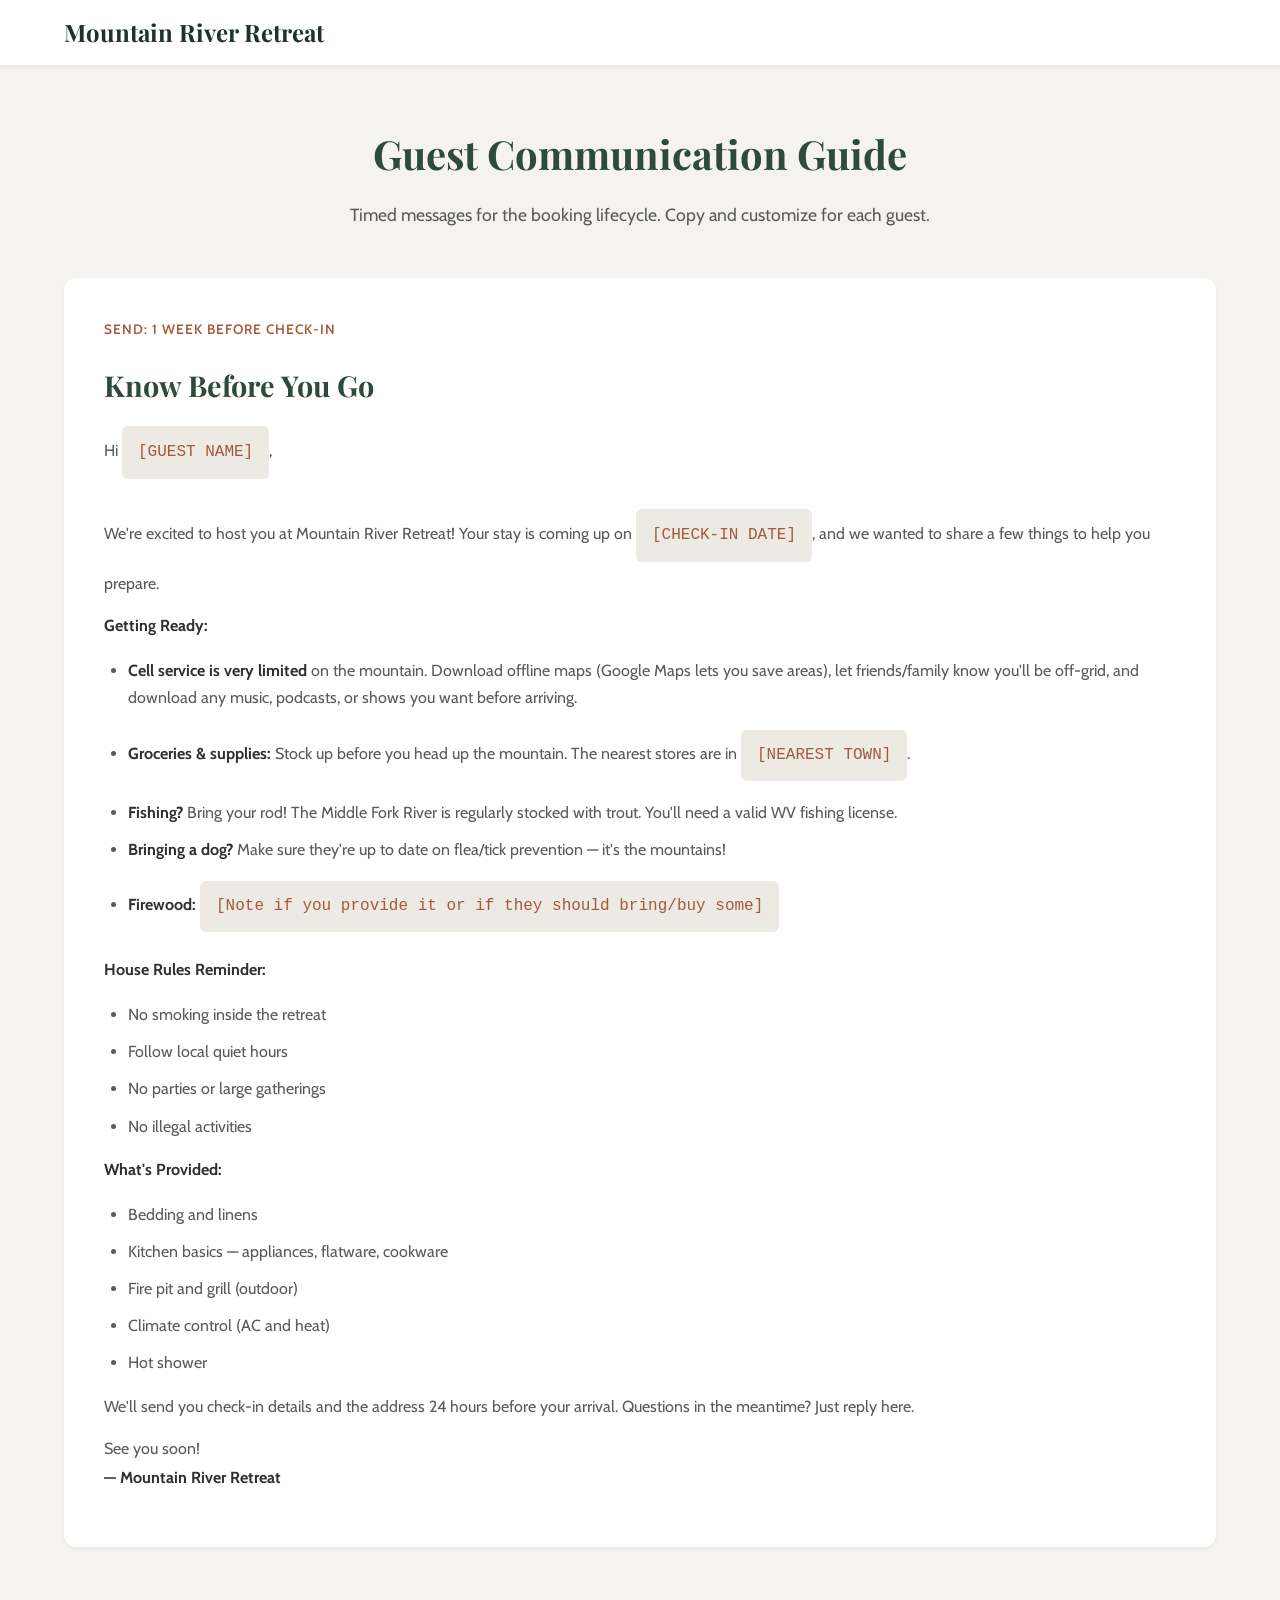
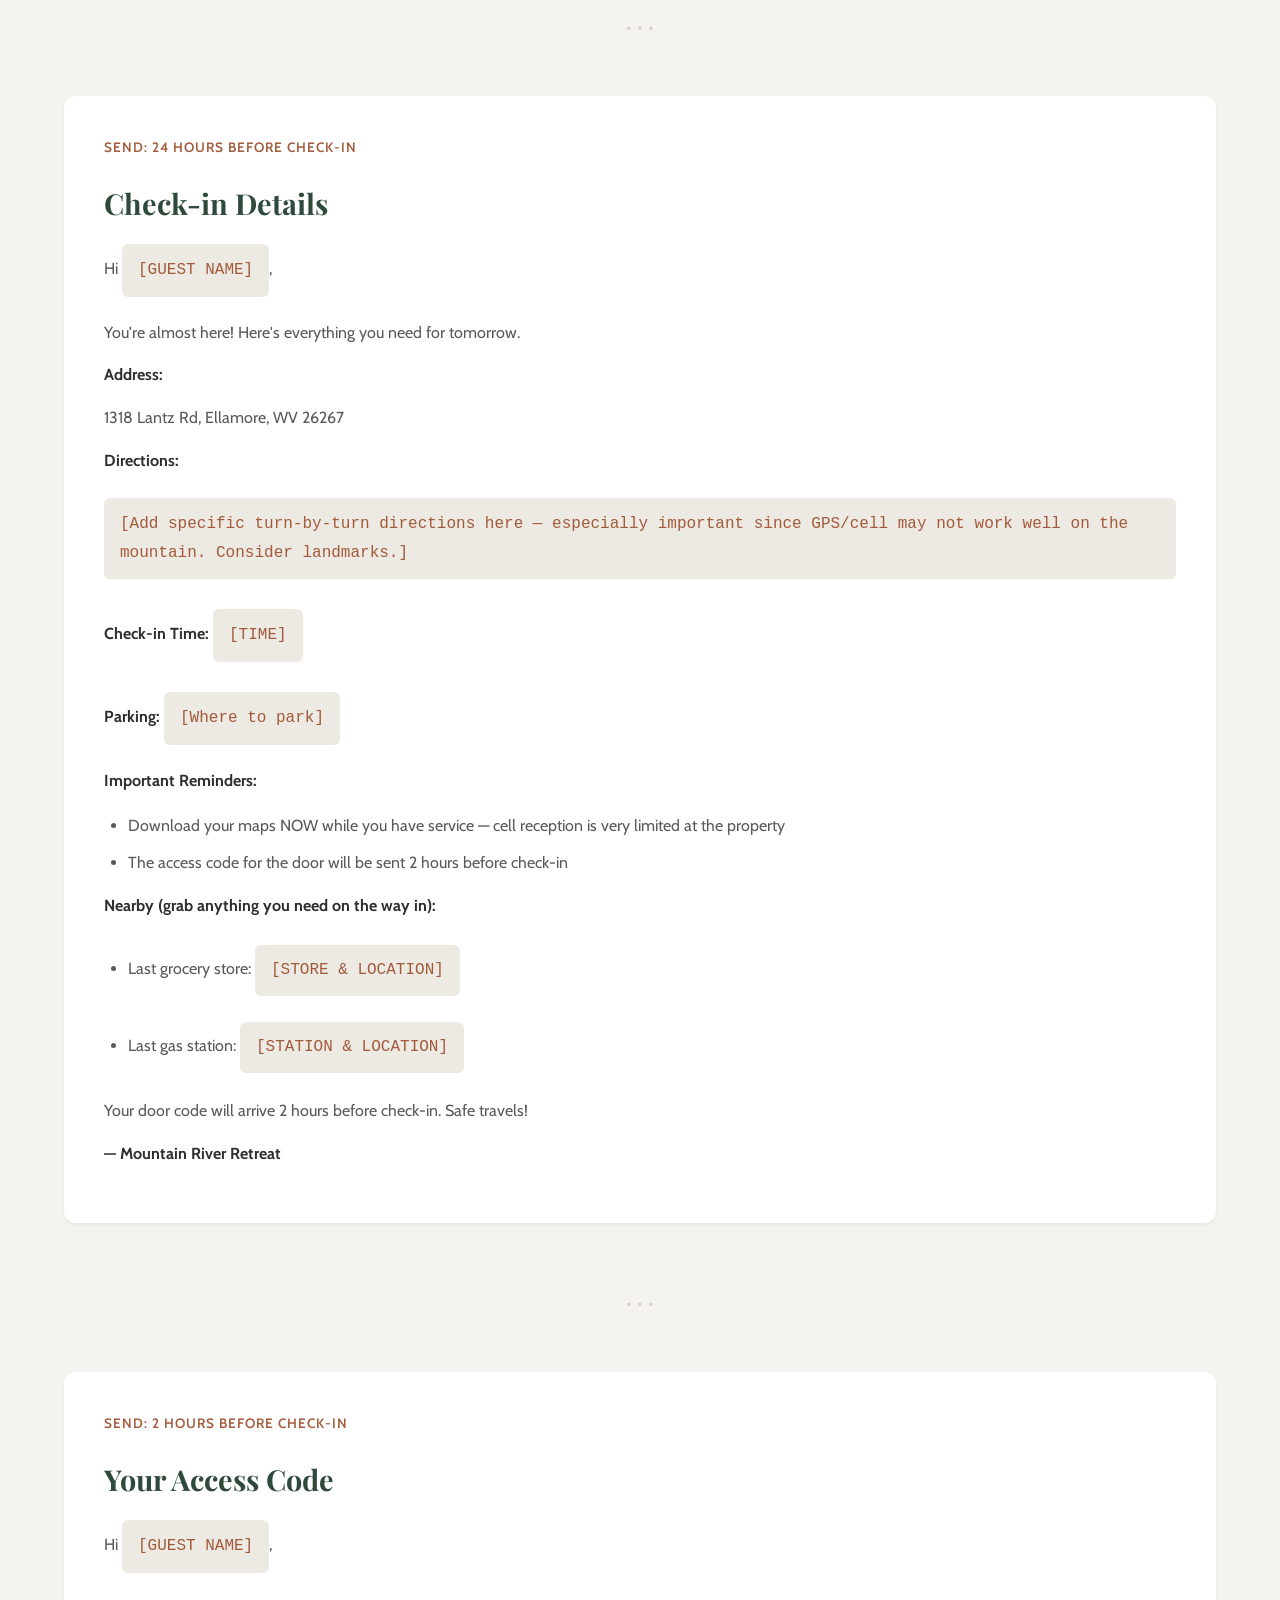
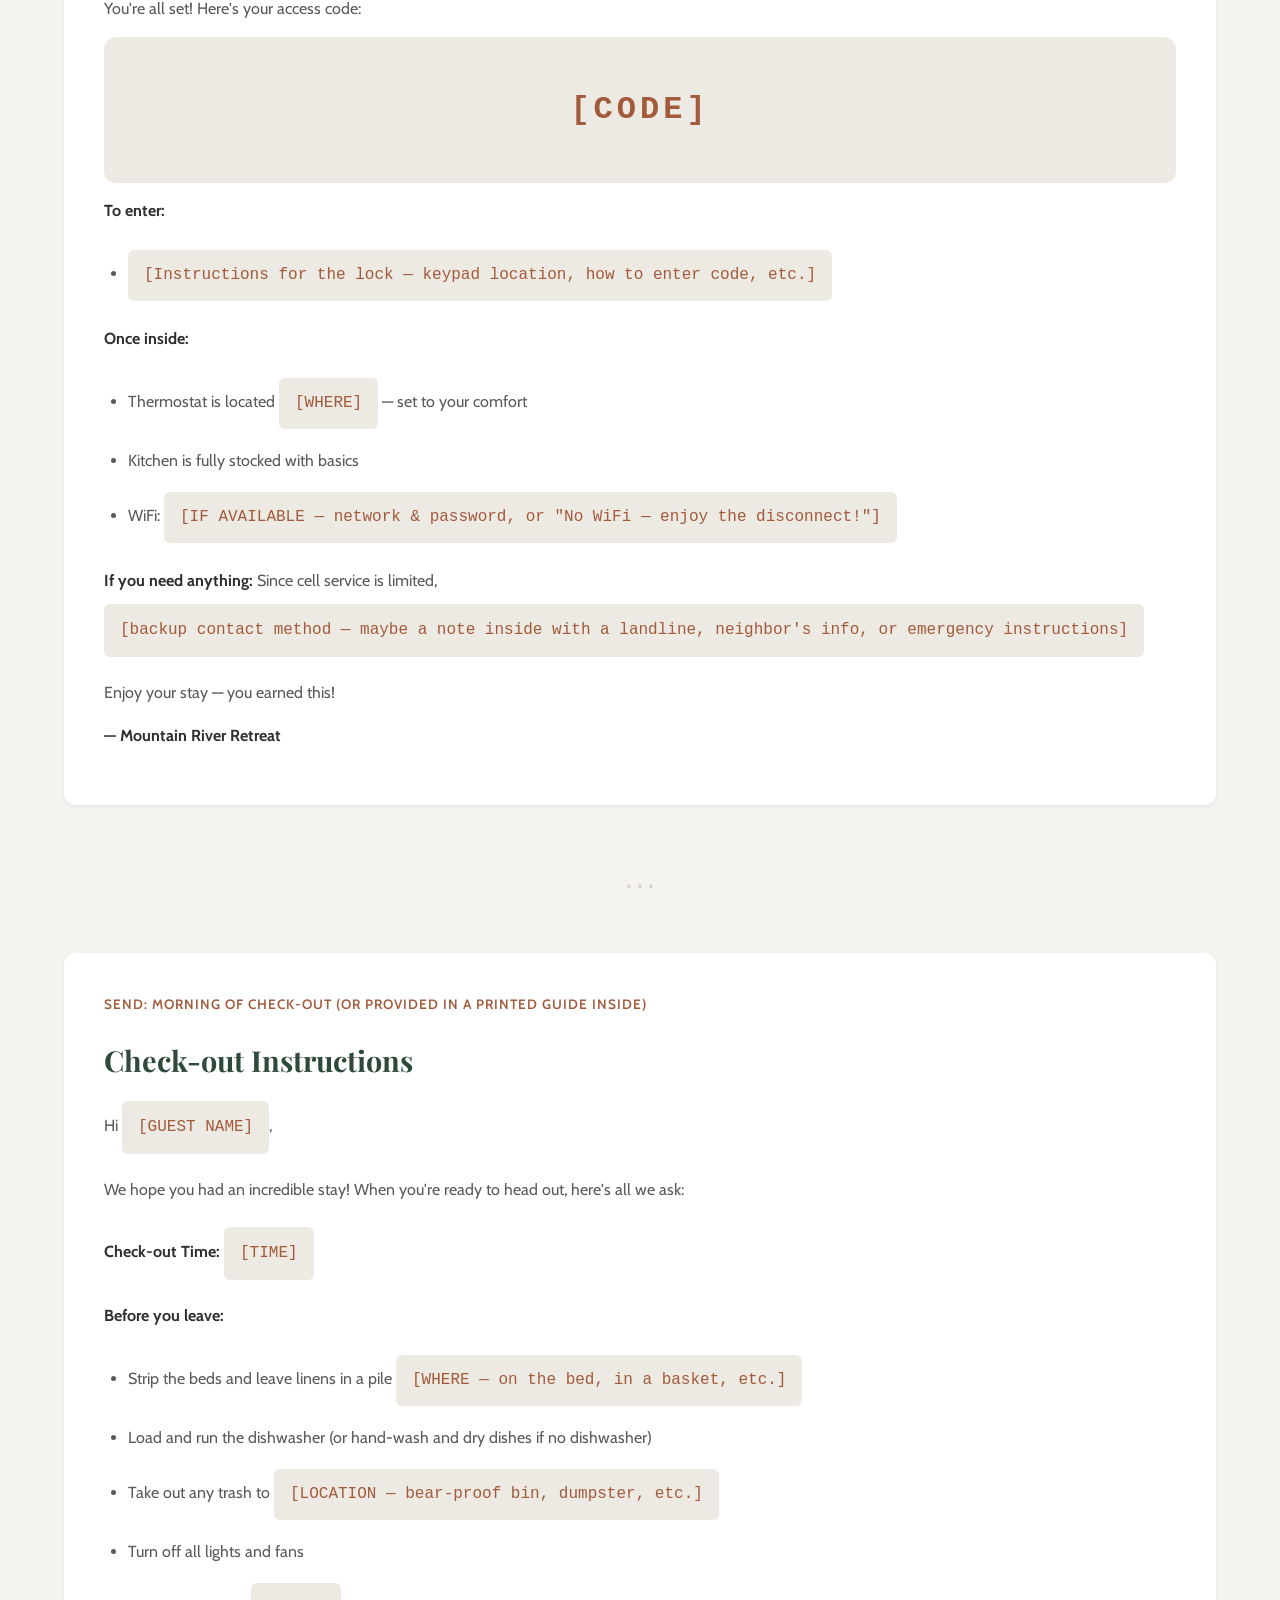
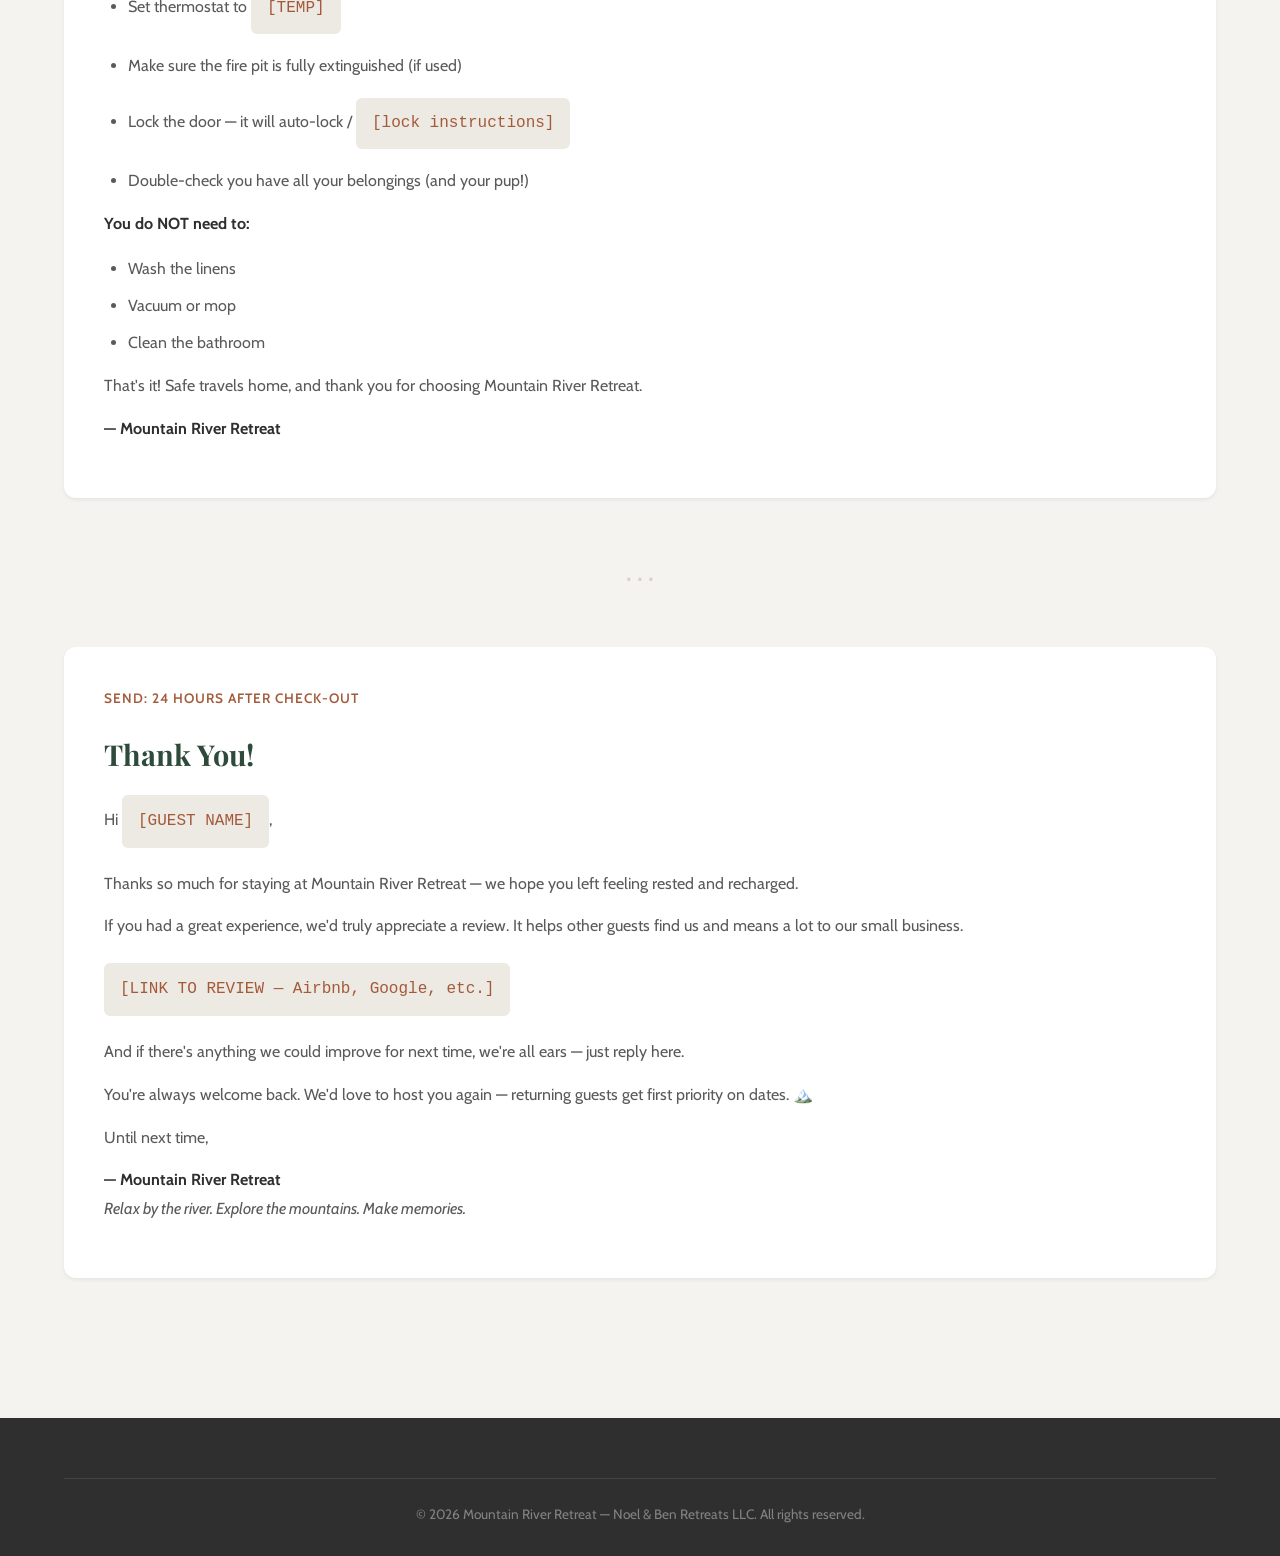
<file: guest-guide.html>
<!DOCTYPE html>
<html lang="en">
<head>
    <meta charset="UTF-8">
    <meta name="viewport" content="width=device-width, initial-scale=1.0">
    <title>Guest Guide | Mountain River Retreat</title>
    <link rel="stylesheet" href="css/style.css">
    <link rel="preconnect" href="https://fonts.googleapis.com">
    <link rel="preconnect" href="https://fonts.gstatic.com" crossorigin>
    <link href="https://fonts.googleapis.com/css2?family=Cabin:wght@400;600;700&family=Playfair+Display:wght@700;900&display=swap" rel="stylesheet">
    <style>
        .guide-page { padding-top: 120px; padding-bottom: 80px; }
        .guide-section { margin-bottom: 60px; padding: 40px; background: var(--color-white); border-radius: var(--radius-md); box-shadow: var(--shadow-sm); }
        .guide-section h2 { font-family: var(--font-heading); font-size: 1.8rem; color: var(--color-forest-green); margin-bottom: 8px; }
        .guide-timing { font-size: 0.85rem; font-weight: 600; color: var(--color-rust); text-transform: uppercase; letter-spacing: 1px; margin-bottom: 20px; }
        .guide-section p { margin-bottom: 14px; color: var(--color-text-light); line-height: 1.8; }
        .guide-section ul { margin: 16px 0; padding-left: 24px; }
        .guide-section li { margin-bottom: 10px; color: var(--color-text-light); line-height: 1.7; }
        .guide-section strong { color: var(--color-charcoal); }
        .guide-divider { text-align: center; margin: 48px 0; color: var(--color-taupe); font-size: 1.5rem; }
        .guide-header { text-align: center; margin-bottom: 48px; }
        .guide-header h1 { font-family: var(--font-heading); font-size: 2.5rem; color: var(--color-forest-green); margin-bottom: 12px; }
        .guide-header p { color: var(--color-text-light); font-size: 1.1rem; }
        .placeholder { background: var(--color-bg-alt); padding: 12px 16px; border-radius: var(--radius-sm); font-family: monospace; color: var(--color-rust); margin: 8px 0; display: inline-block; }
    </style>
</head>
<body>
    <!-- Navigation -->
    <nav class="navbar scrolled" id="navbar">
        <div class="nav-container">
            <a href="index.html" class="nav-logo">Mountain River Retreat</a>
        </div>
    </nav>

    <div class="container guide-page">
        <div class="guide-header">
            <h1>Guest Communication Guide</h1>
            <p>Timed messages for the booking lifecycle. Copy and customize for each guest.</p>
        </div>

        <!-- MESSAGE 1: One Week Before -->
        <div class="guide-section">
            <div class="guide-timing">Send: 1 Week Before Check-in</div>
            <h2>Know Before You Go</h2>
            <p>Hi <span class="placeholder">[GUEST NAME]</span>,</p>
            <p>We're excited to host you at Mountain River Retreat! Your stay is coming up on <span class="placeholder">[CHECK-IN DATE]</span>, and we wanted to share a few things to help you prepare.</p>

            <p><strong>Getting Ready:</strong></p>
            <ul>
                <li><strong>Cell service is very limited</strong> on the mountain. Download offline maps (Google Maps lets you save areas), let friends/family know you'll be off-grid, and download any music, podcasts, or shows you want before arriving.</li>
                <li><strong>Groceries &amp; supplies:</strong> Stock up before you head up the mountain. The nearest stores are in <span class="placeholder">[NEAREST TOWN]</span>.</li>
                <li><strong>Fishing?</strong> Bring your rod! The Middle Fork River is regularly stocked with trout. You'll need a valid WV fishing license.</li>
                <li><strong>Bringing a dog?</strong> Make sure they're up to date on flea/tick prevention — it's the mountains!</li>
                <li><strong>Firewood:</strong> <span class="placeholder">[Note if you provide it or if they should bring/buy some]</span></li>
            </ul>

            <p><strong>House Rules Reminder:</strong></p>
            <ul>
                <li>No smoking inside the retreat</li>
                <li>Follow local quiet hours</li>
                <li>No parties or large gatherings</li>
                <li>No illegal activities</li>
            </ul>

            <p><strong>What's Provided:</strong></p>
            <ul>
                <li>Bedding and linens</li>
                <li>Kitchen basics — appliances, flatware, cookware</li>
                <li>Fire pit and grill (outdoor)</li>
                <li>Climate control (AC and heat)</li>
                <li>Hot shower</li>
            </ul>

            <p>We'll send you check-in details and the address 24 hours before your arrival. Questions in the meantime? Just reply here.</p>
            <p>See you soon!<br><strong>— Mountain River Retreat</strong></p>
        </div>

        <div class="guide-divider">· · ·</div>

        <!-- MESSAGE 2: 24 Hours Before -->
        <div class="guide-section">
            <div class="guide-timing">Send: 24 Hours Before Check-in</div>
            <h2>Check-in Details</h2>
            <p>Hi <span class="placeholder">[GUEST NAME]</span>,</p>
            <p>You're almost here! Here's everything you need for tomorrow.</p>

            <p><strong>Address:</strong></p>
            <p>1318 Lantz Rd, Ellamore, WV 26267</p>

            <p><strong>Directions:</strong></p>
            <p><span class="placeholder">[Add specific turn-by-turn directions here — especially important since GPS/cell may not work well on the mountain. Consider landmarks.]</span></p>

            <p><strong>Check-in Time:</strong> <span class="placeholder">[TIME]</span></p>

            <p><strong>Parking:</strong> <span class="placeholder">[Where to park]</span></p>

            <p><strong>Important Reminders:</strong></p>
            <ul>
                <li>Download your maps NOW while you have service — cell reception is very limited at the property</li>
                <li>The access code for the door will be sent 2 hours before check-in</li>
            </ul>

            <p><strong>Nearby (grab anything you need on the way in):</strong></p>
            <ul>
                <li>Last grocery store: <span class="placeholder">[STORE &amp; LOCATION]</span></li>
                <li>Last gas station: <span class="placeholder">[STATION &amp; LOCATION]</span></li>
            </ul>

            <p>Your door code will arrive 2 hours before check-in. Safe travels!</p>
            <p><strong>— Mountain River Retreat</strong></p>
        </div>

        <div class="guide-divider">· · ·</div>

        <!-- MESSAGE 3: 2 Hours Before -->
        <div class="guide-section">
            <div class="guide-timing">Send: 2 Hours Before Check-in</div>
            <h2>Your Access Code</h2>
            <p>Hi <span class="placeholder">[GUEST NAME]</span>,</p>
            <p>You're all set! Here's your access code:</p>

            <p style="font-size: 2rem; font-weight: 700; text-align: center; padding: 24px; background: var(--color-bg-alt); border-radius: var(--radius-md); color: var(--color-forest-green); letter-spacing: 4px;"><span class="placeholder">[CODE]</span></p>

            <p><strong>To enter:</strong></p>
            <ul>
                <li><span class="placeholder">[Instructions for the lock — keypad location, how to enter code, etc.]</span></li>
            </ul>

            <p><strong>Once inside:</strong></p>
            <ul>
                <li>Thermostat is located <span class="placeholder">[WHERE]</span> — set to your comfort</li>
                <li>Kitchen is fully stocked with basics</li>
                <li>WiFi: <span class="placeholder">[IF AVAILABLE — network &amp; password, or "No WiFi — enjoy the disconnect!"]</span></li>
            </ul>

            <p><strong>If you need anything:</strong> Since cell service is limited, <span class="placeholder">[backup contact method — maybe a note inside with a landline, neighbor's info, or emergency instructions]</span></p>

            <p>Enjoy your stay — you earned this!</p>
            <p><strong>— Mountain River Retreat</strong></p>
        </div>

        <div class="guide-divider">· · ·</div>

        <!-- MESSAGE 4: Checkout -->
        <div class="guide-section">
            <div class="guide-timing">Send: Morning of Check-out (or provided in a printed guide inside)</div>
            <h2>Check-out Instructions</h2>
            <p>Hi <span class="placeholder">[GUEST NAME]</span>,</p>
            <p>We hope you had an incredible stay! When you're ready to head out, here's all we ask:</p>

            <p><strong>Check-out Time:</strong> <span class="placeholder">[TIME]</span></p>

            <p><strong>Before you leave:</strong></p>
            <ul>
                <li>Strip the beds and leave linens in a pile <span class="placeholder">[WHERE — on the bed, in a basket, etc.]</span></li>
                <li>Load and run the dishwasher (or hand-wash and dry dishes if no dishwasher)</li>
                <li>Take out any trash to <span class="placeholder">[LOCATION — bear-proof bin, dumpster, etc.]</span></li>
                <li>Turn off all lights and fans</li>
                <li>Set thermostat to <span class="placeholder">[TEMP]</span></li>
                <li>Make sure the fire pit is fully extinguished (if used)</li>
                <li>Lock the door — it will auto-lock / <span class="placeholder">[lock instructions]</span></li>
                <li>Double-check you have all your belongings (and your pup!)</li>
            </ul>

            <p><strong>You do NOT need to:</strong></p>
            <ul>
                <li>Wash the linens</li>
                <li>Vacuum or mop</li>
                <li>Clean the bathroom</li>
            </ul>

            <p>That's it! Safe travels home, and thank you for choosing Mountain River Retreat.</p>
            <p><strong>— Mountain River Retreat</strong></p>
        </div>

        <div class="guide-divider">· · ·</div>

        <!-- MESSAGE 5: Thank You -->
        <div class="guide-section">
            <div class="guide-timing">Send: 24 Hours After Check-out</div>
            <h2>Thank You!</h2>
            <p>Hi <span class="placeholder">[GUEST NAME]</span>,</p>
            <p>Thanks so much for staying at Mountain River Retreat — we hope you left feeling rested and recharged.</p>

            <p>If you had a great experience, we'd truly appreciate a review. It helps other guests find us and means a lot to our small business.</p>

            <p><span class="placeholder">[LINK TO REVIEW — Airbnb, Google, etc.]</span></p>

            <p>And if there's anything we could improve for next time, we're all ears — just reply here.</p>

            <p>You're always welcome back. We'd love to host you again — returning guests get first priority on dates. 🏔️</p>

            <p>Until next time,</p>
            <p><strong>— Mountain River Retreat</strong><br>
            <em>Relax by the river. Explore the mountains. Make memories.</em></p>
        </div>
    </div>

    <!-- Footer -->
    <footer class="footer">
        <div class="container">
            <div class="footer-bottom">
                <p>&copy; 2026 Mountain River Retreat — Noel &amp; Ben Retreats LLC. All rights reserved.</p>
            </div>
        </div>
    </footer>
</body>
</html>
</file>
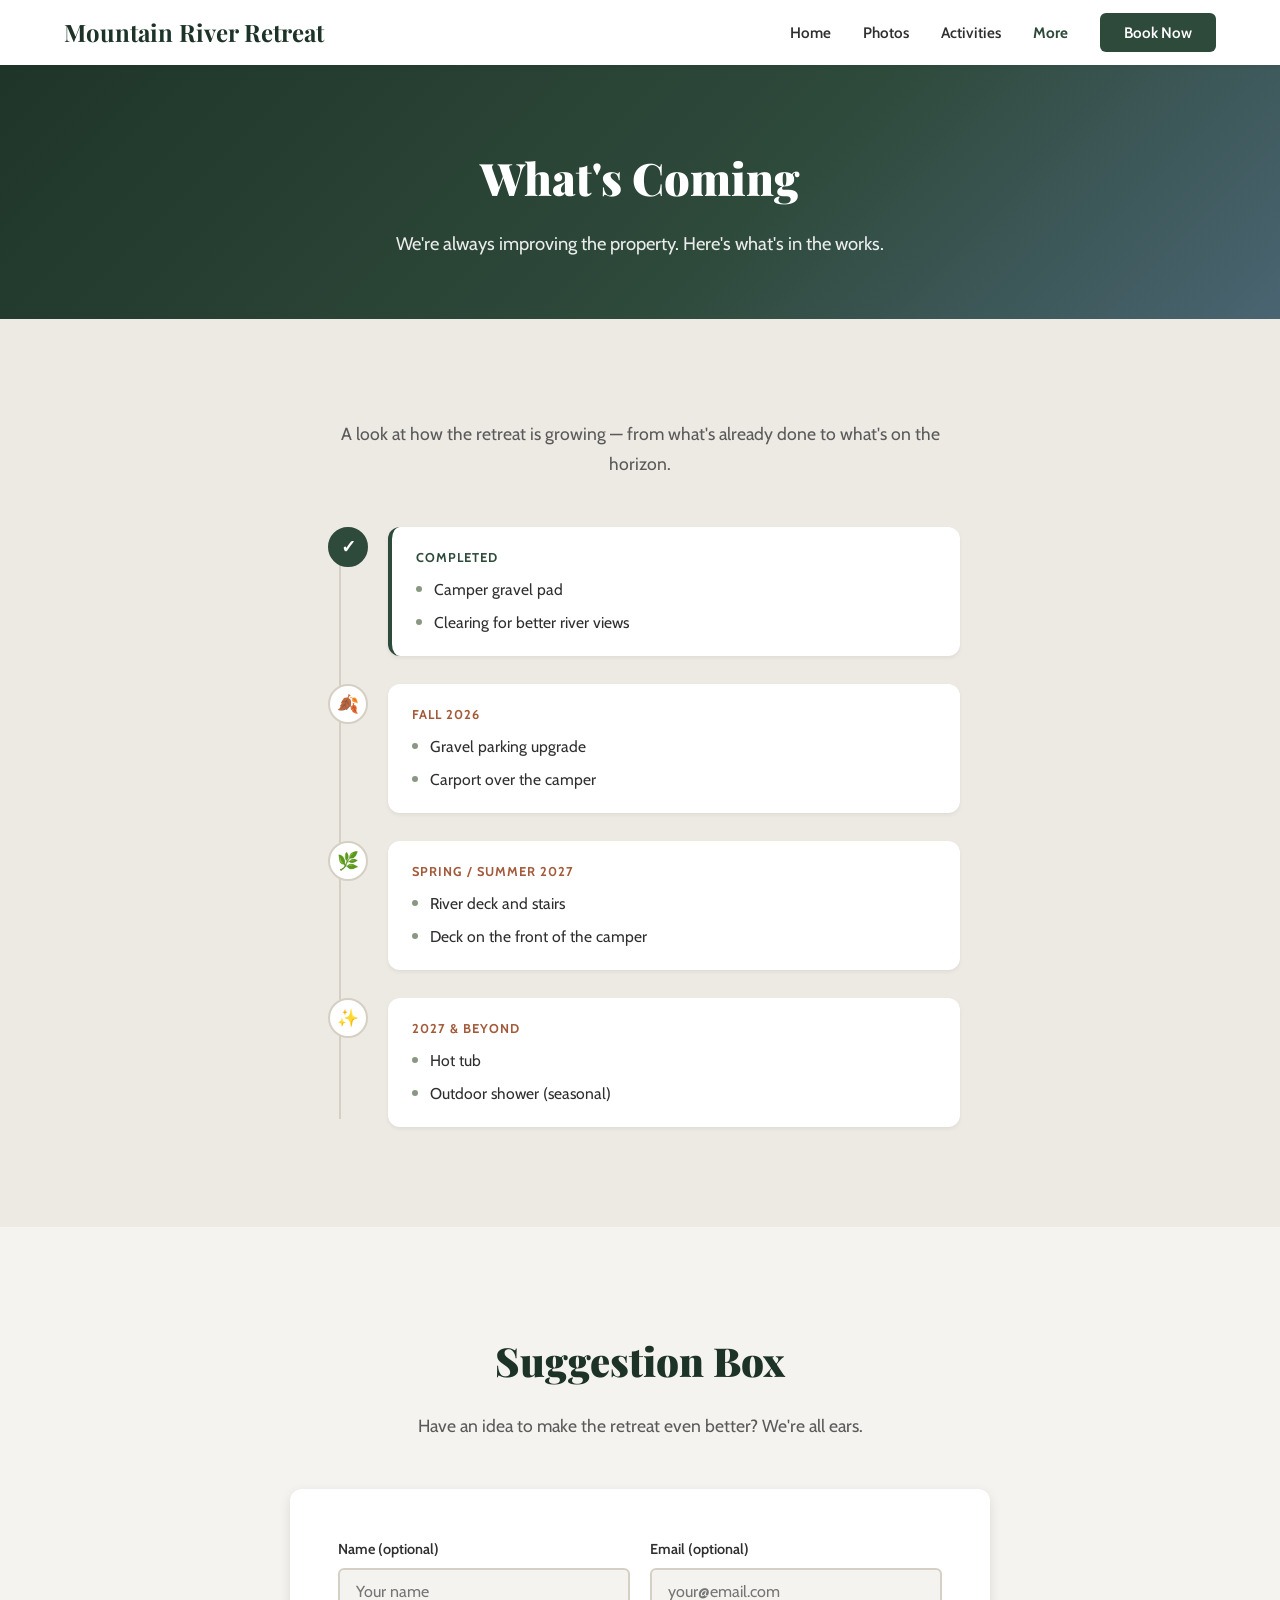
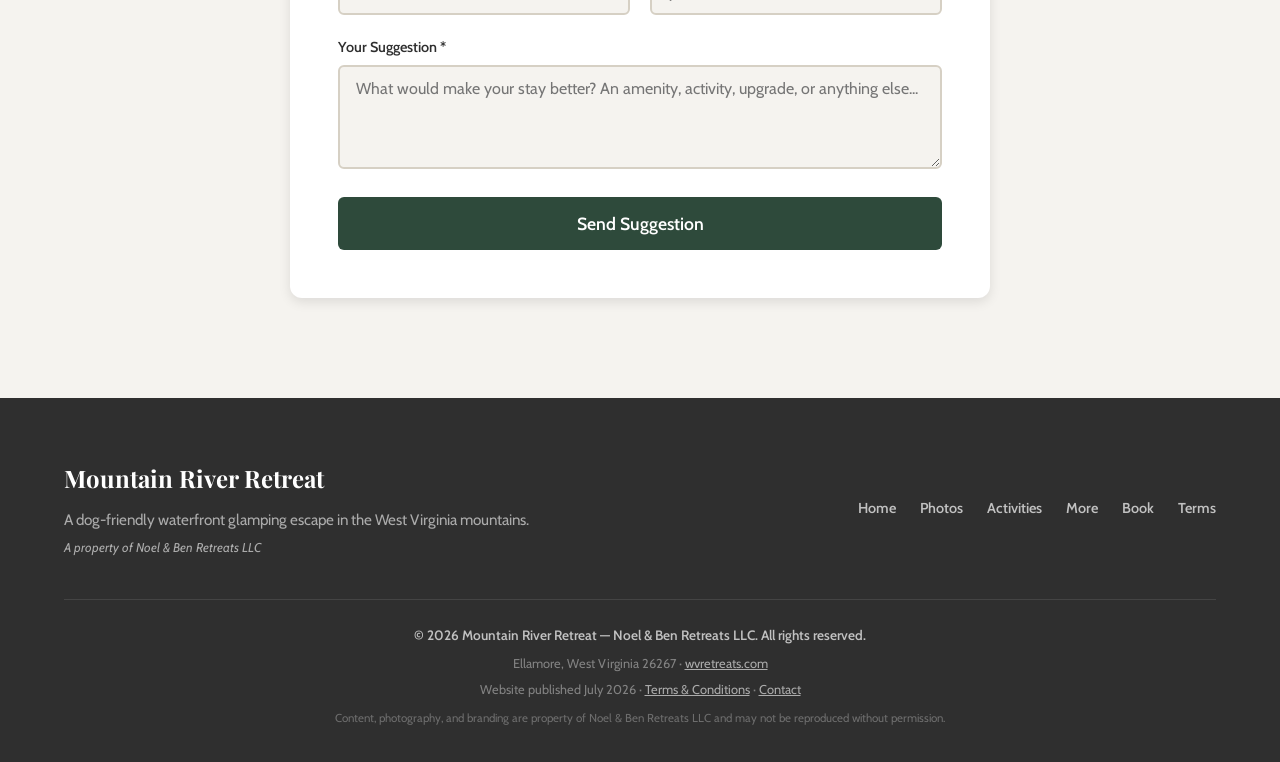
<file: more.html>
<!DOCTYPE html>
<html lang="en">
<head>
    <meta charset="UTF-8">
    <meta name="viewport" content="width=device-width, initial-scale=1.0">
    <title>What's Coming &amp; Suggestions | Mountain River Retreat</title>
    <meta name="description" content="See what upgrades are coming to Mountain River Retreat and share your suggestions.">
    <link rel="stylesheet" href="css/style.css">
    <link rel="preconnect" href="https://fonts.googleapis.com">
    <link rel="preconnect" href="https://fonts.gstatic.com" crossorigin>
    <link href="https://fonts.googleapis.com/css2?family=Cabin:wght@400;600;700&family=Playfair+Display:wght@700;900&display=swap" rel="stylesheet">
</head>
<body>
    <a href="#main" class="skip-link">Skip to main content</a>
    <!-- Navigation -->
    <nav class="navbar scrolled" id="navbar" aria-label="Main navigation">
        <div class="nav-container">
            <a href="index.html" class="nav-logo">Mountain River Retreat</a>
            <button class="nav-toggle" id="nav-toggle" aria-label="Open menu" aria-expanded="false" aria-controls="nav-menu">
                <span aria-hidden="true"></span>
                <span aria-hidden="true"></span>
                <span aria-hidden="true"></span>
            </button>
            <ul class="nav-menu" id="nav-menu">
                <li><a href="index.html">Home</a></li>
                <li><a href="photos.html">Photos</a></li>
                <li><a href="activities.html">Activities</a></li>
                <li><a href="more.html" class="active" aria-current="page">More</a></li>
                <li><a href="book.html" class="nav-cta">Book Now</a></li>
            </ul>
        </div>
    </nav>

    <main id="main">
    <!-- Page Header -->
    <header class="page-header">
        <div class="container">
            <h1>What's Coming</h1>
            <p>We're always improving the property. Here's what's in the works.</p>
        </div>
    </header>

    <!-- Roadmap / Timeline Section -->
    <section class="section roadmap" id="roadmap">
        <div class="container">
            <p class="section-subtitle">A look at how the retreat is growing — from what's already done to what's on the horizon.</p>
            <div class="timeline">

                <div class="timeline-item timeline-done">
                    <div class="timeline-marker" aria-hidden="true">✓</div>
                    <div class="timeline-content">
                        <div class="timeline-phase">Completed</div>
                        <ul class="timeline-list">
                            <li>Camper gravel pad</li>
                            <li>Clearing for better river views</li>
                        </ul>
                    </div>
                </div>

                <div class="timeline-item">
                    <div class="timeline-marker" aria-hidden="true">🍂</div>
                    <div class="timeline-content">
                        <div class="timeline-phase">Fall 2026</div>
                        <ul class="timeline-list">
                            <li>Gravel parking upgrade</li>
                            <li>Carport over the camper</li>
                        </ul>
                    </div>
                </div>

                <div class="timeline-item">
                    <div class="timeline-marker" aria-hidden="true">🌿</div>
                    <div class="timeline-content">
                        <div class="timeline-phase">Spring / Summer 2027</div>
                        <ul class="timeline-list">
                            <li>River deck and stairs</li>
                            <li>Deck on the front of the camper</li>
                        </ul>
                    </div>
                </div>

                <div class="timeline-item">
                    <div class="timeline-marker" aria-hidden="true">✨</div>
                    <div class="timeline-content">
                        <div class="timeline-phase">2027 &amp; Beyond</div>
                        <ul class="timeline-list">
                            <li>Hot tub</li>
                            <li>Outdoor shower (seasonal)</li>
                        </ul>
                    </div>
                </div>

            </div>
        </div>
    </section>

    <!-- Suggestion Box Section -->
    <section class="section suggestion-box" id="suggestions">
        <div class="container">
            <h2 class="section-title">Suggestion Box</h2>
            <p class="section-subtitle">Have an idea to make the retreat even better? We're all ears.</p>
            <div class="booking-form-container">
                <form id="suggestion-form" class="booking-form" action="https://formspree.io/f/xnjerdgk" method="POST">
                    <input type="hidden" name="_subject" value="Suggestion Box">
                    <div class="form-row">
                        <div class="form-group">
                            <label for="suggest-name">Name (optional)</label>
                            <input type="text" id="suggest-name" name="name" placeholder="Your name">
                        </div>
                        <div class="form-group">
                            <label for="suggest-email">Email (optional)</label>
                            <input type="email" id="suggest-email" name="email" placeholder="your@email.com">
                        </div>
                    </div>
                    <div class="form-group full-width">
                        <label for="suggestion">Your Suggestion *</label>
                        <textarea id="suggestion" name="suggestion" rows="4" required placeholder="What would make your stay better? An amenity, activity, upgrade, or anything else..."></textarea>
                    </div>
                    <button type="submit" class="btn btn-primary btn-submit">Send Suggestion</button>
                </form>
                <div id="suggestion-success" class="form-success hidden" role="status" aria-live="polite">
                    <div class="success-icon" aria-hidden="true">💡</div>
                    <h3>Thanks for the idea!</h3>
                    <p>We read every suggestion and seriously consider all of them. You're helping us make this place better.</p>
                </div>
            </div>
        </div>
    </section>
    </main>

    <!-- Footer -->
    <footer class="footer">
        <div class="container">
            <div class="footer-content">
                <div class="footer-brand">
                    <h3>Mountain River Retreat</h3>
                    <p>A dog-friendly waterfront glamping escape in the West Virginia mountains.</p>
                    <p class="footer-llc">A property of Noel &amp; Ben Retreats LLC</p>
                </div>
                <div class="footer-links">
                    <a href="index.html">Home</a>
                    <a href="photos.html">Photos</a>
                    <a href="activities.html">Activities</a>
                    <a href="more.html">More</a>
                    <a href="book.html">Book</a>
                    <a href="terms.html">Terms</a>
                </div>
            </div>
            <div class="footer-bottom">
                <p class="footer-copyright">&copy; 2026 Mountain River Retreat &mdash; Noel &amp; Ben Retreats LLC. All rights reserved.</p>
                <p class="footer-meta">Ellamore, West Virginia 26267 &middot; <a href="https://wvretreats.com">wvretreats.com</a></p>
                <p class="footer-meta">Website published July 2026 &middot; <a href="terms.html">Terms &amp; Conditions</a> &middot; <a href="book.html">Contact</a></p>
                <p class="footer-meta footer-fineprint">Content, photography, and branding are property of Noel &amp; Ben Retreats LLC and may not be reproduced without permission.</p>
            </div>
        </div>
    </footer>

    <script src="js/main.js"></script>
</body>
</html>
</file>
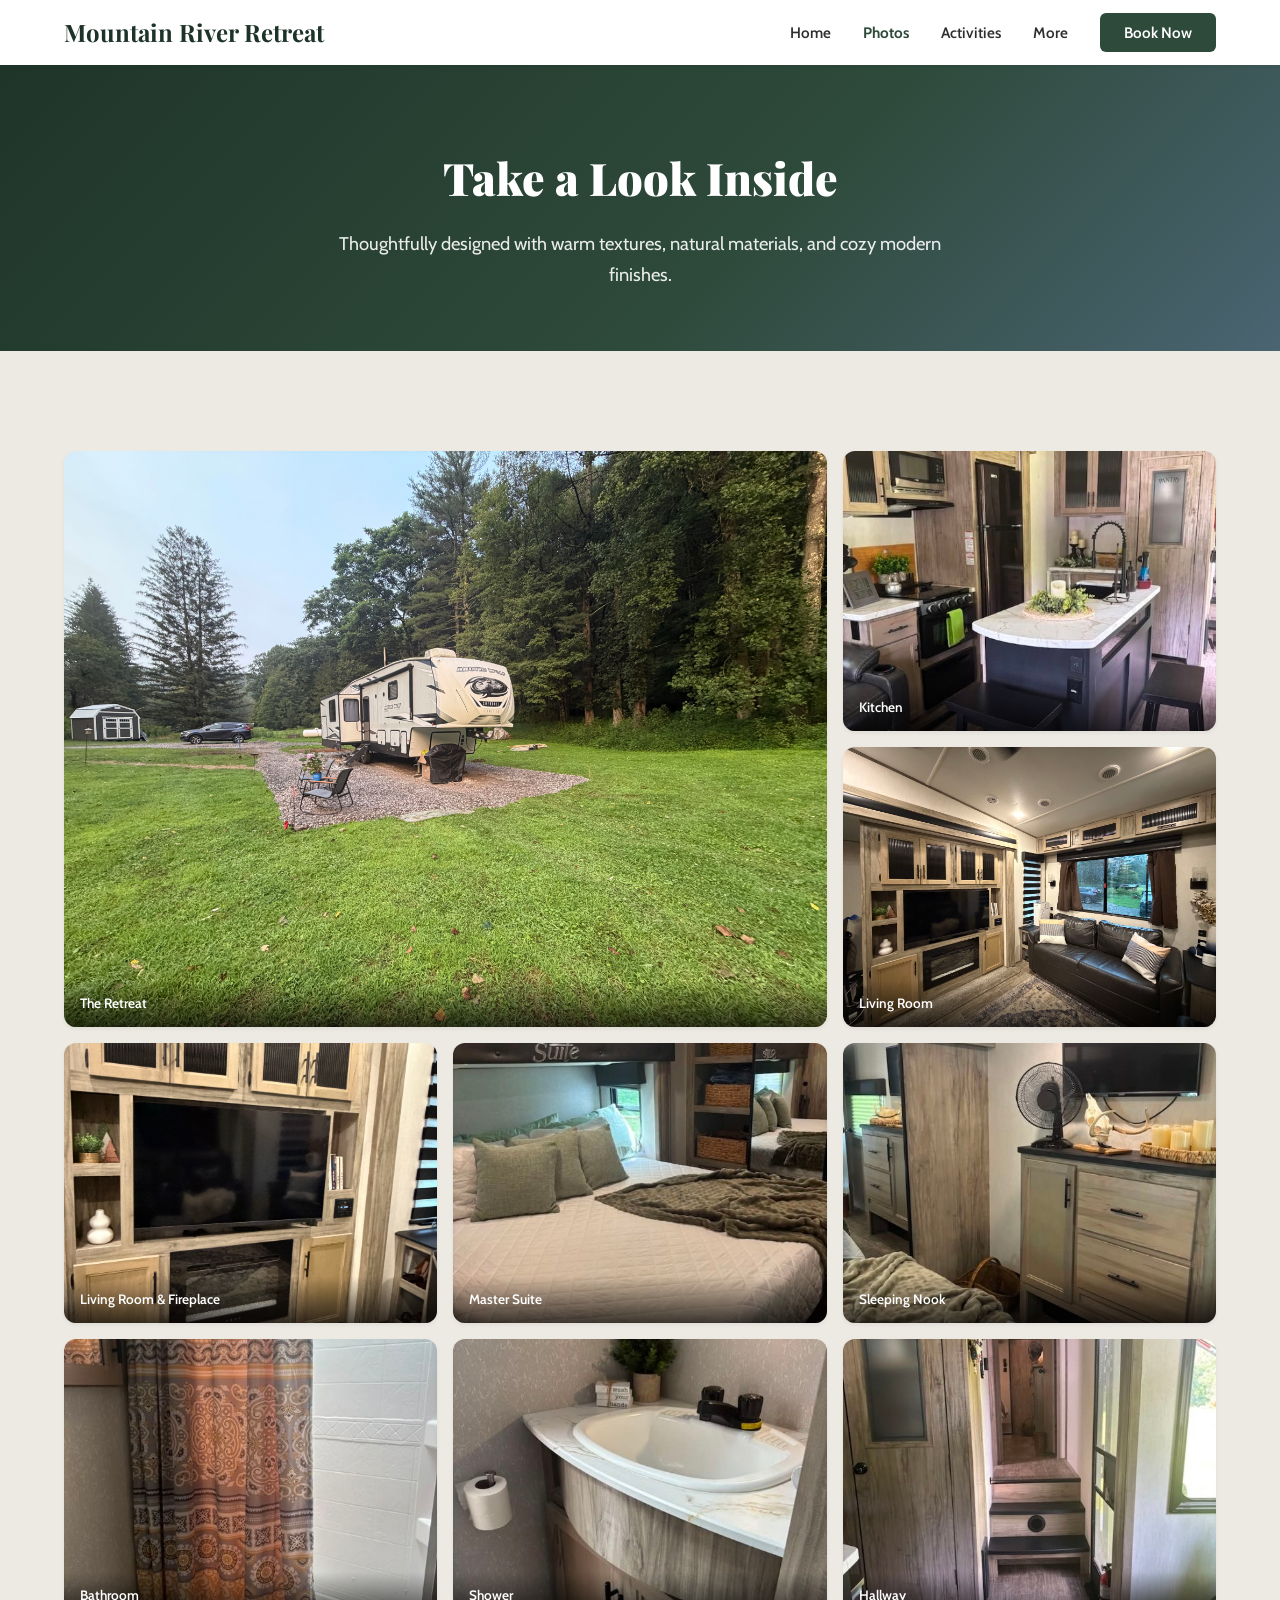
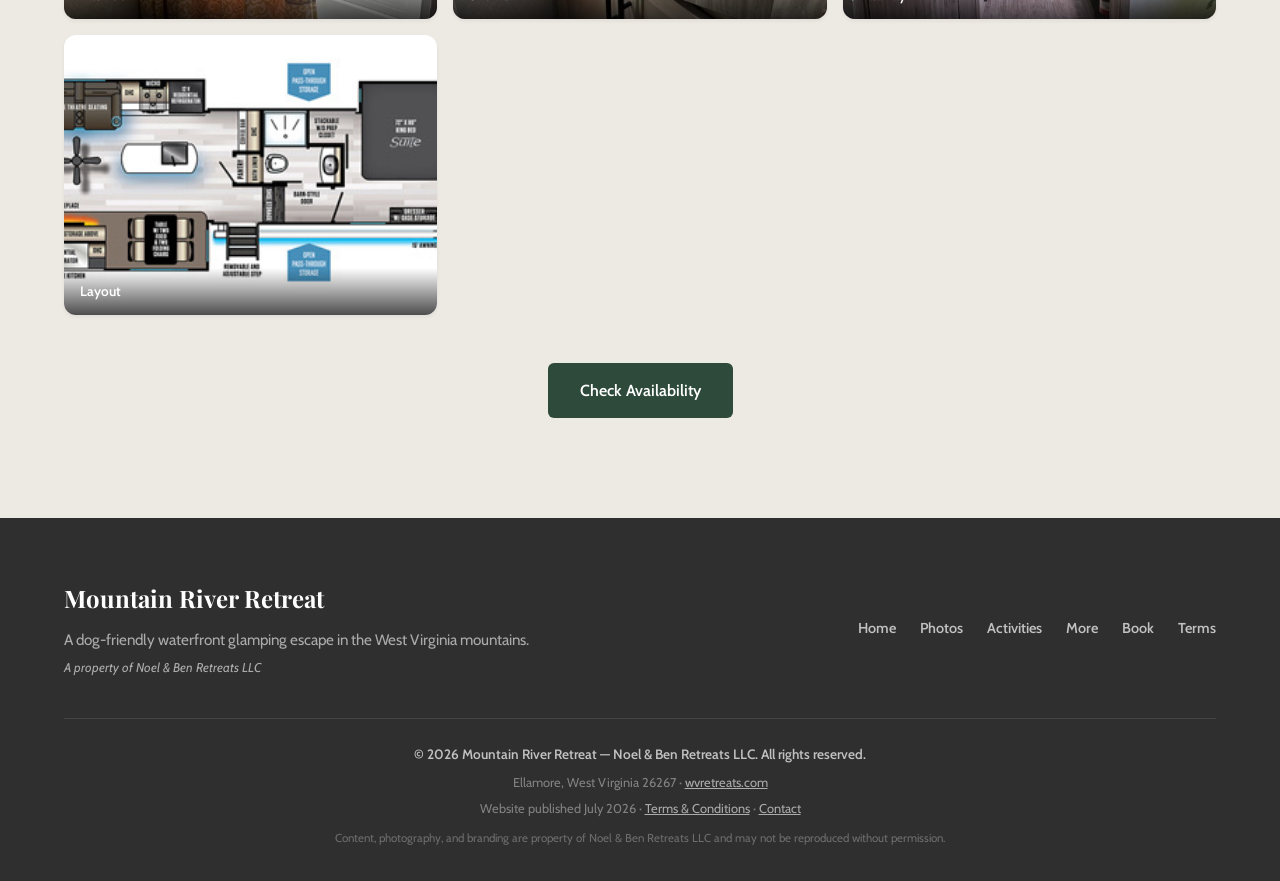
<file: photos.html>
<!DOCTYPE html>
<html lang="en">
<head>
    <meta charset="UTF-8">
    <meta name="viewport" content="width=device-width, initial-scale=1.0">
    <title>Photos | Mountain River Retreat</title>
    <meta name="description" content="Take a look inside our dog-friendly glamping retreat on the Middle Fork River in Ellamore, WV.">
    <link rel="stylesheet" href="css/style.css">
    <link rel="preconnect" href="https://fonts.googleapis.com">
    <link rel="preconnect" href="https://fonts.gstatic.com" crossorigin>
    <link href="https://fonts.googleapis.com/css2?family=Cabin:wght@400;600;700&family=Playfair+Display:wght@700;900&display=swap" rel="stylesheet">
</head>
<body>
    <a href="#main" class="skip-link">Skip to main content</a>
    <!-- Navigation -->
    <nav class="navbar scrolled" id="navbar" aria-label="Main navigation">
        <div class="nav-container">
            <a href="index.html" class="nav-logo">Mountain River Retreat</a>
            <button class="nav-toggle" id="nav-toggle" aria-label="Open menu" aria-expanded="false" aria-controls="nav-menu">
                <span aria-hidden="true"></span>
                <span aria-hidden="true"></span>
                <span aria-hidden="true"></span>
            </button>
            <ul class="nav-menu" id="nav-menu">
                <li><a href="index.html">Home</a></li>
                <li><a href="photos.html" class="active" aria-current="page">Photos</a></li>
                <li><a href="activities.html">Activities</a></li>
                <li><a href="more.html">More</a></li>
                <li><a href="book.html" class="nav-cta">Book Now</a></li>
            </ul>
        </div>
    </nav>

    <main id="main">
    <!-- Page Header -->
    <header class="page-header">
        <div class="container">
            <h1>Take a Look Inside</h1>
            <p>Thoughtfully designed with warm textures, natural materials, and cozy modern finishes.</p>
        </div>
    </header>

    <!-- Photo Gallery -->
    <section class="section gallery" id="gallery">
        <div class="container">
            <div class="gallery-grid">
                <div class="gallery-item gallery-item-large">
                    <img src="images/camper on pad.jpg" alt="The 5th wheel camper on its gravel pad surrounded by green lawn and trees" loading="lazy">
                    <span class="gallery-caption">The Retreat</span>
                </div>
                <div class="gallery-item">
                    <img src="images/kitchen view.jpg" alt="Full kitchen with modern finishes and counter space" loading="lazy">
                    <span class="gallery-caption">Kitchen</span>
                </div>
                <div class="gallery-item">
                    <img src="images/living room .jpg" alt="Living room with cozy furnishings" loading="lazy">
                    <span class="gallery-caption">Living Room</span>
                </div>
                <div class="gallery-item">
                    <img src="images/entertainment center and fireplace.jpg" alt="Entertainment center with television and electric fireplace" loading="lazy">
                    <span class="gallery-caption">Living Room &amp; Fireplace</span>
                </div>
                <div class="gallery-item">
                    <img src="images/bed view 1.jpg" alt="Master suite with quality bedding" loading="lazy">
                    <span class="gallery-caption">Master Suite</span>
                </div>
                <div class="gallery-item">
                    <img src="images/bedroom 3.jpg" alt="Additional sleeping area" loading="lazy">
                    <span class="gallery-caption">Sleeping Nook</span>
                </div>
                <div class="gallery-item">
                    <img src="images/bathroom 1.jpg" alt="Private bathroom with modern fixtures" loading="lazy">
                    <span class="gallery-caption">Bathroom</span>
                </div>
                <div class="gallery-item">
                    <img src="images/bathroom 2.jpg" alt="Walk-in shower" loading="lazy">
                    <span class="gallery-caption">Shower</span>
                </div>
                <div class="gallery-item">
                    <img src="images/hall way.jpg" alt="Interior hallway" loading="lazy">
                    <span class="gallery-caption">Hallway</span>
                </div>
                <div class="gallery-item">
                    <img src="images/layout.jpg" alt="Floor plan layout" loading="lazy">
                    <span class="gallery-caption">Layout</span>
                </div>
            </div>
            <div class="section-cta">
                <a href="book.html" class="btn btn-primary">Check Availability</a>
            </div>
        </div>
    </section>
    </main>

    <!-- Footer -->
    <footer class="footer">
        <div class="container">
            <div class="footer-content">
                <div class="footer-brand">
                    <h3>Mountain River Retreat</h3>
                    <p>A dog-friendly waterfront glamping escape in the West Virginia mountains.</p>
                    <p class="footer-llc">A property of Noel &amp; Ben Retreats LLC</p>
                </div>
                <div class="footer-links">
                    <a href="index.html">Home</a>
                    <a href="photos.html">Photos</a>
                    <a href="activities.html">Activities</a>
                    <a href="more.html">More</a>
                    <a href="book.html">Book</a>
                    <a href="terms.html">Terms</a>
                </div>
            </div>
            <div class="footer-bottom">
                <p class="footer-copyright">&copy; 2026 Mountain River Retreat &mdash; Noel &amp; Ben Retreats LLC. All rights reserved.</p>
                <p class="footer-meta">Ellamore, West Virginia 26267 &middot; <a href="https://wvretreats.com">wvretreats.com</a></p>
                <p class="footer-meta">Website published July 2026 &middot; <a href="terms.html">Terms &amp; Conditions</a> &middot; <a href="book.html">Contact</a></p>
                <p class="footer-meta footer-fineprint">Content, photography, and branding are property of Noel &amp; Ben Retreats LLC and may not be reproduced without permission.</p>
            </div>
        </div>
    </footer>

    <script src="js/main.js"></script>
</body>
</html>
</file>
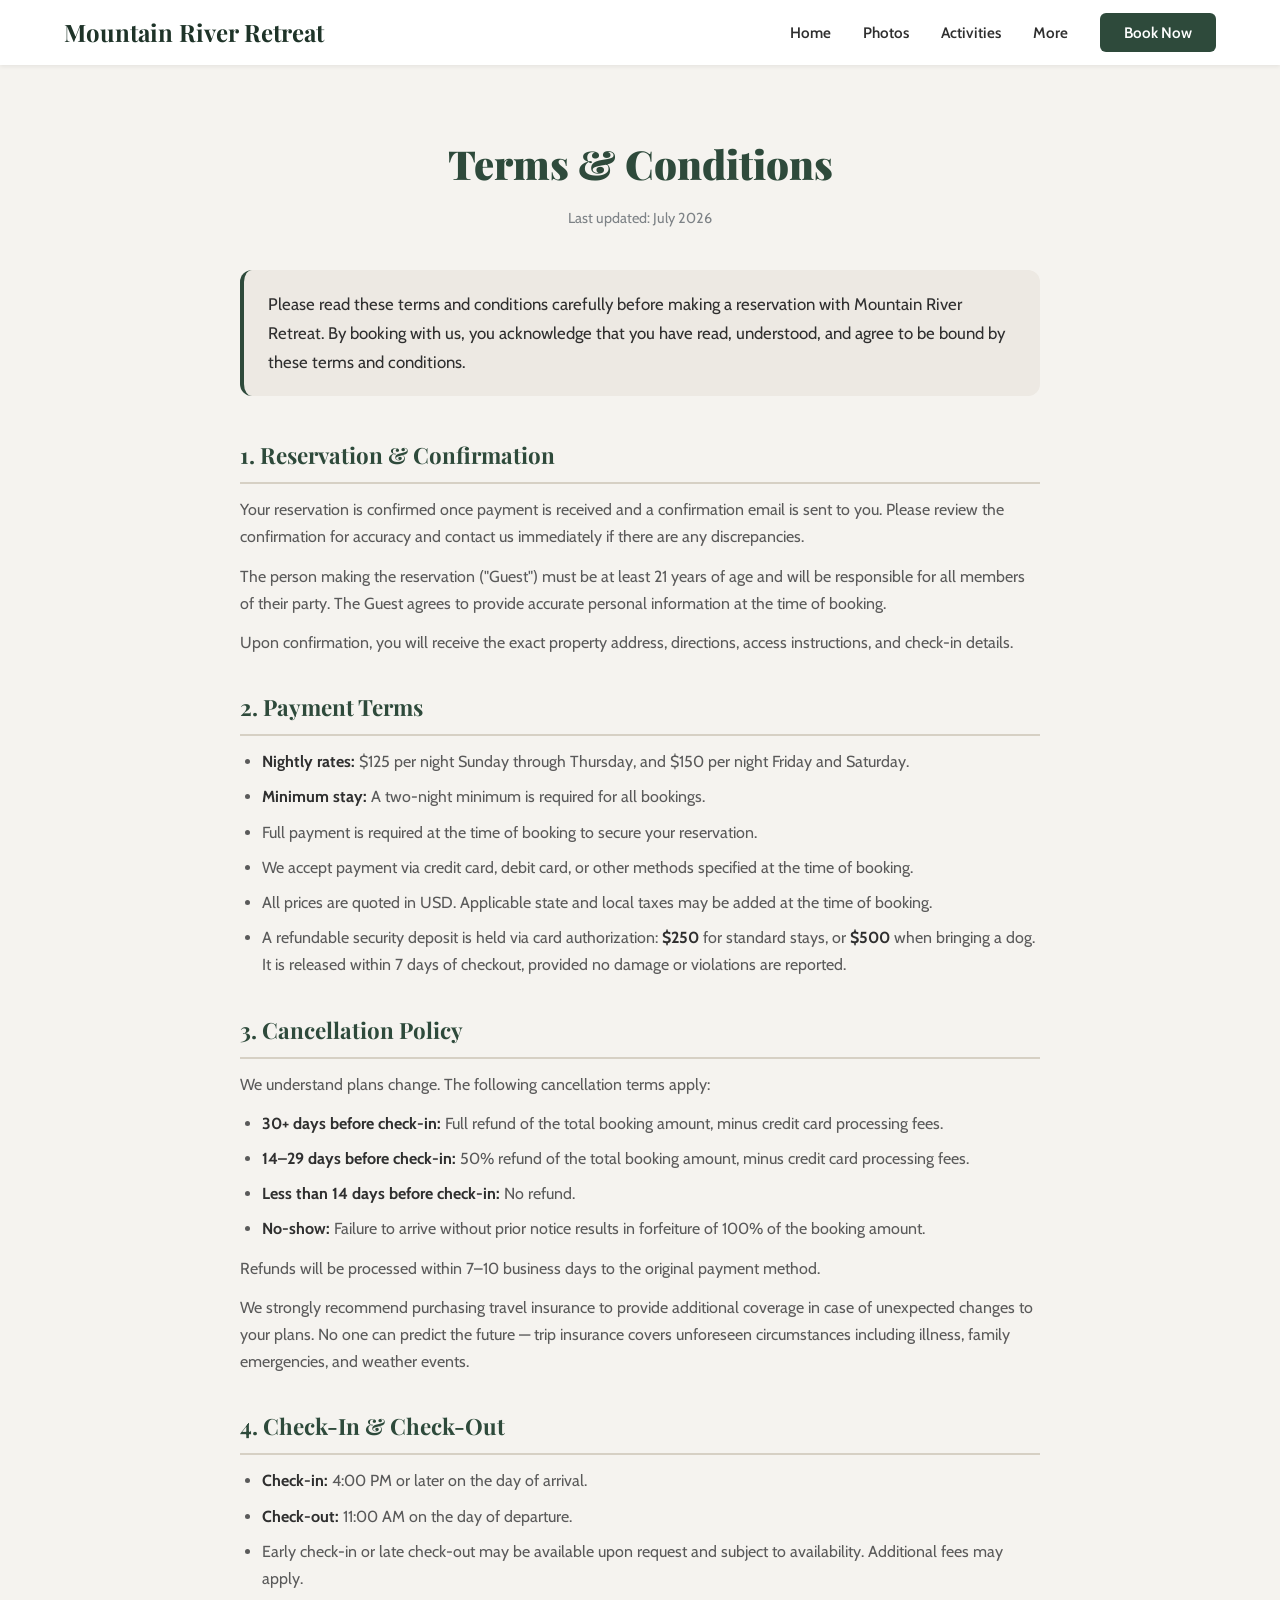
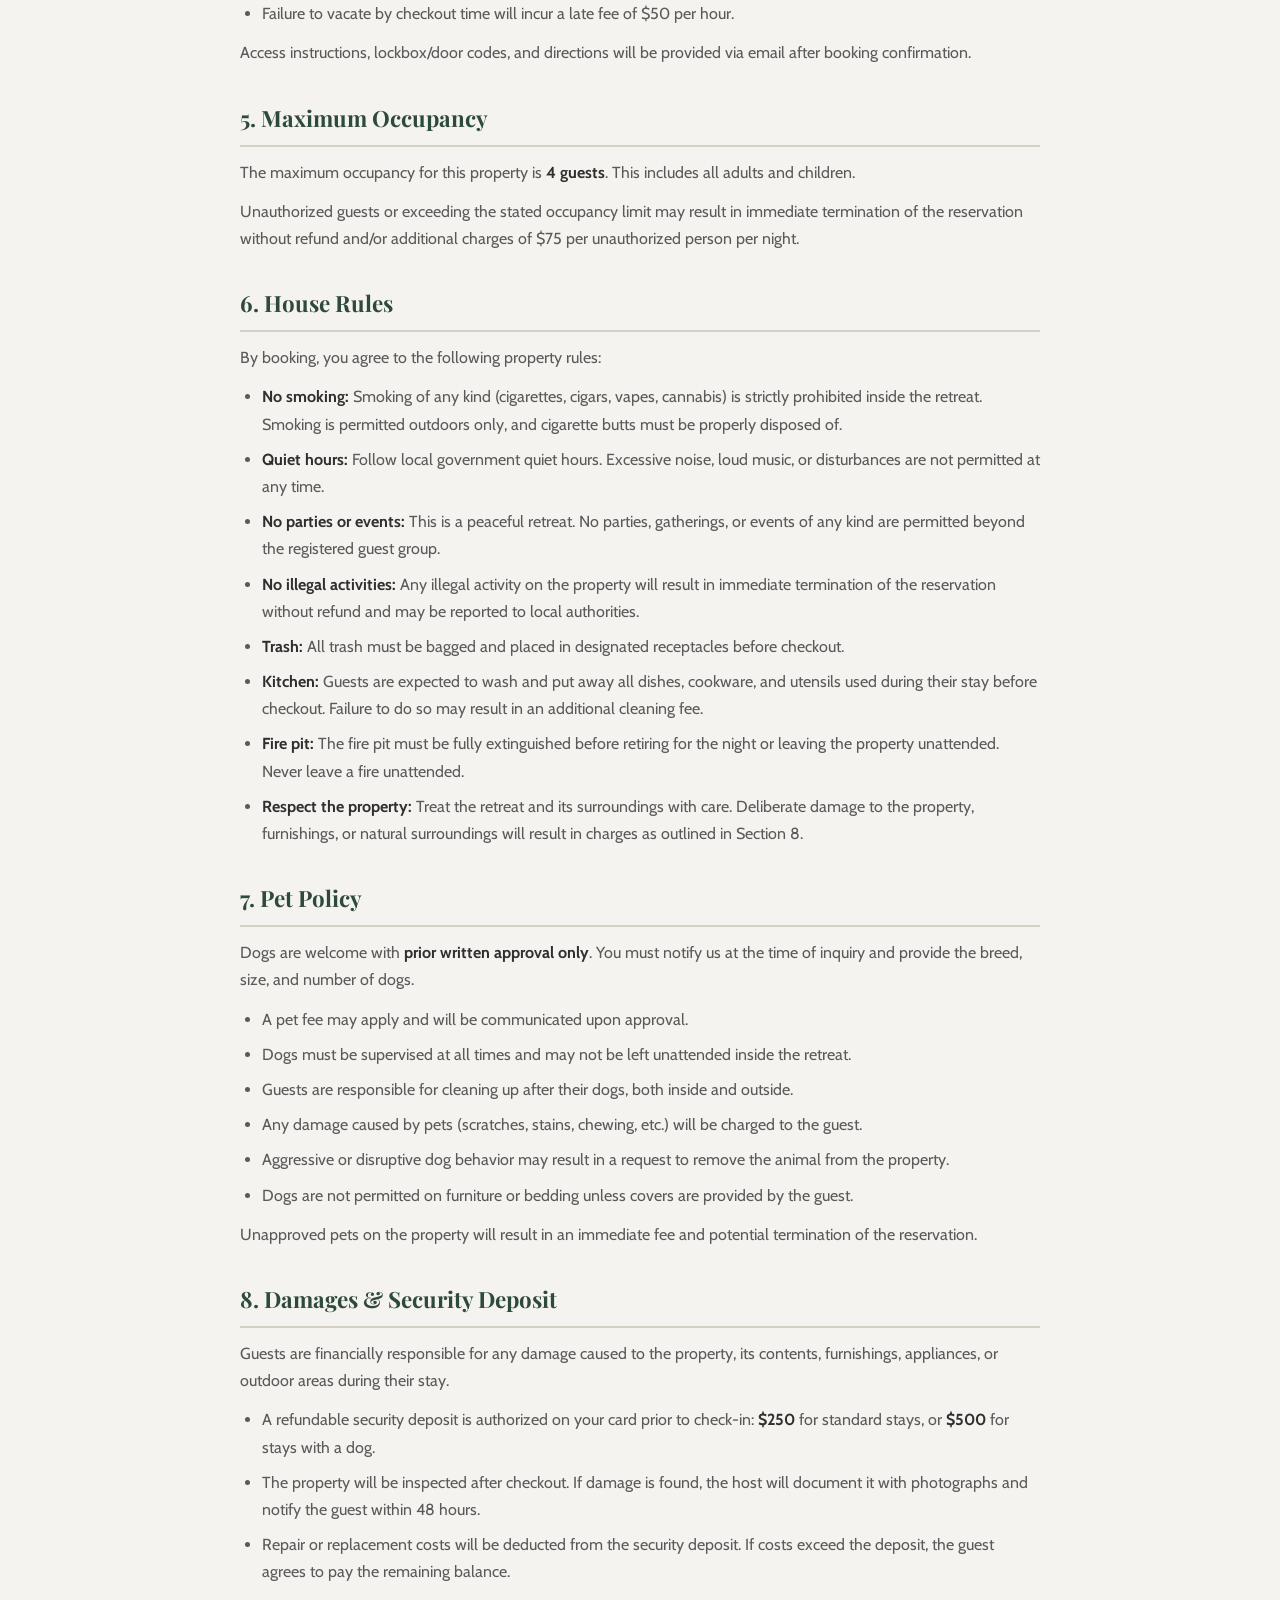
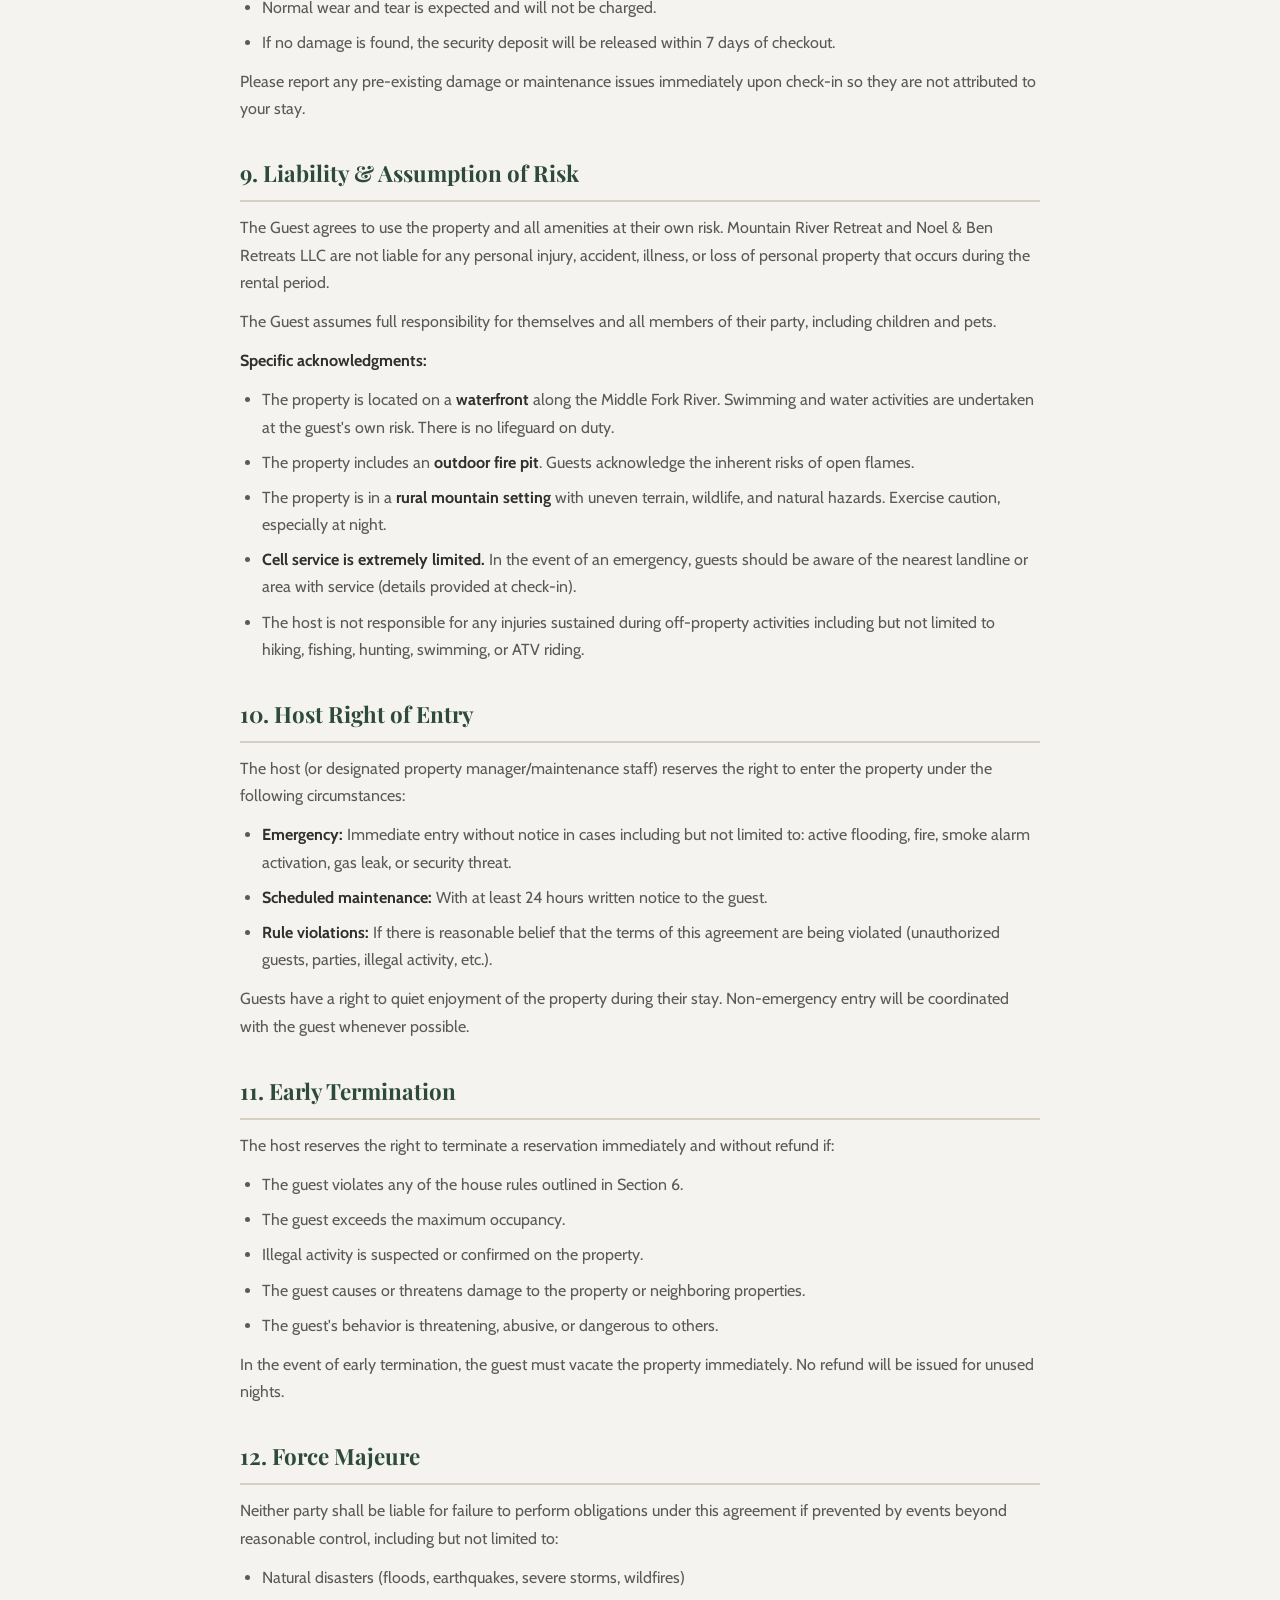
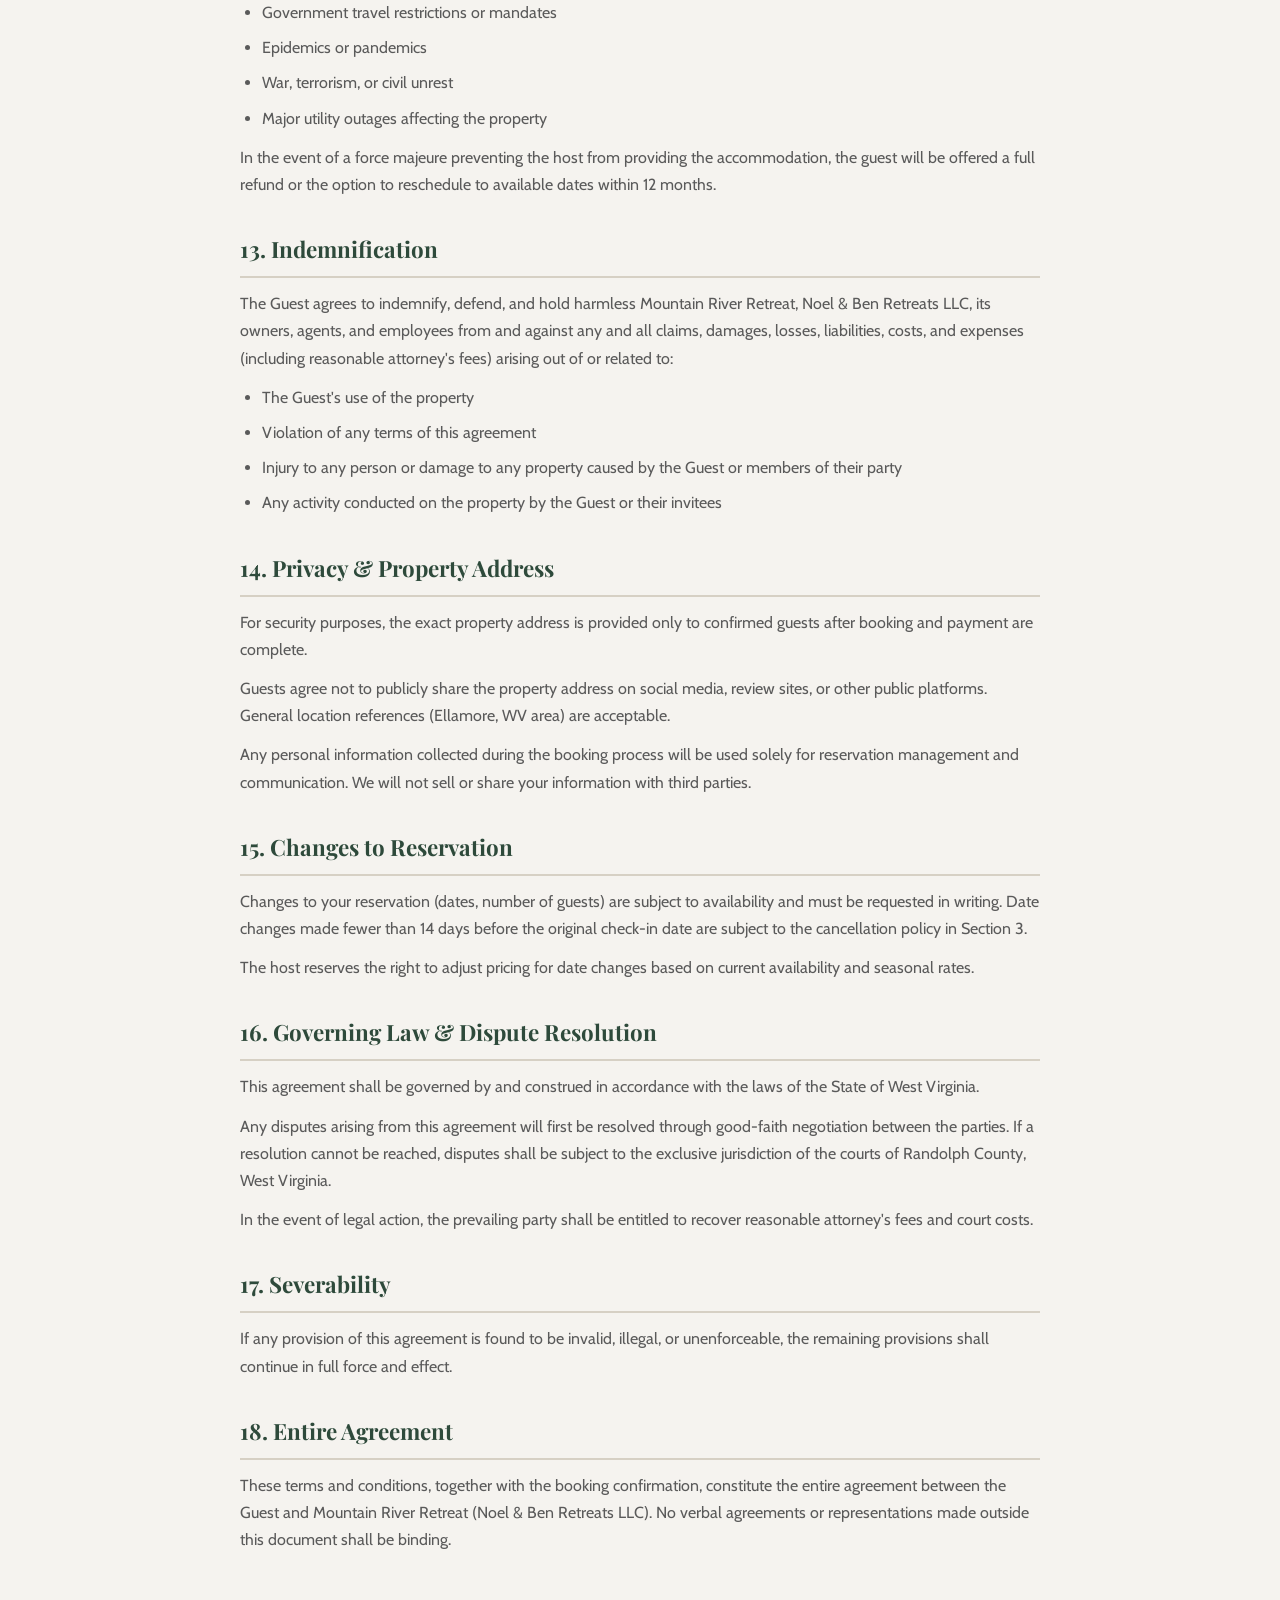
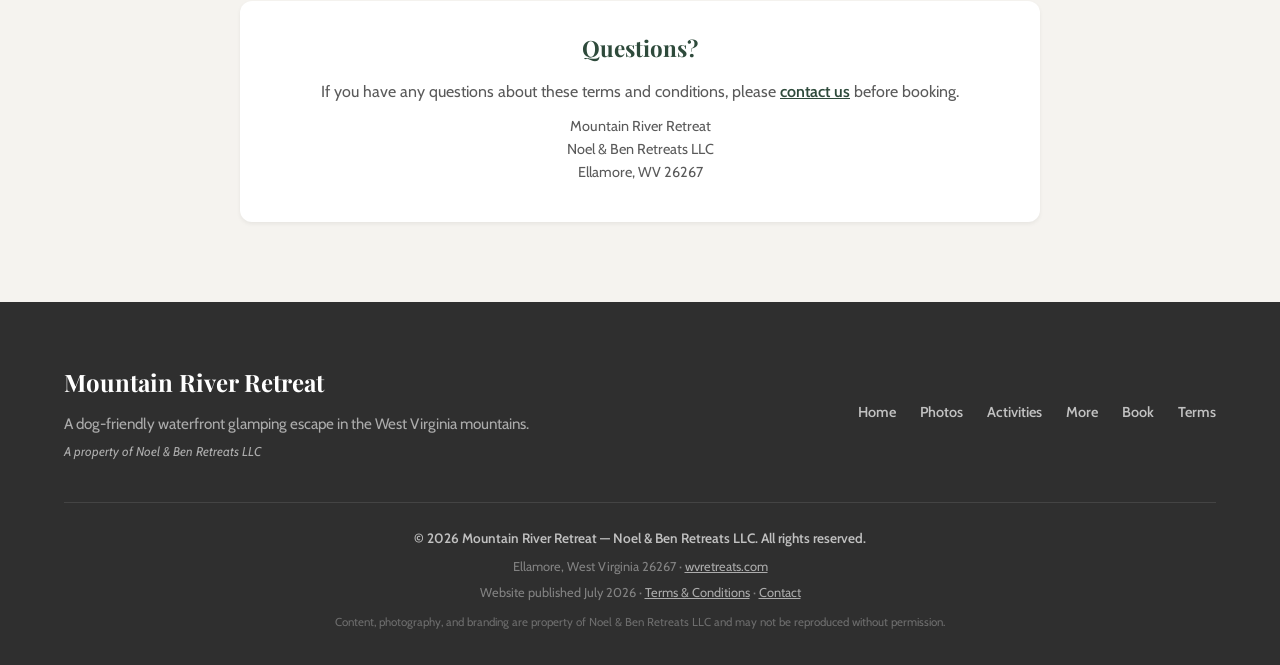
<file: terms.html>
<!DOCTYPE html>
<html lang="en">
<head>
    <meta charset="UTF-8">
    <meta name="viewport" content="width=device-width, initial-scale=1.0">
    <title>Terms & Conditions | Mountain River Retreat</title>
    <meta name="description" content="Terms and conditions for booking Mountain River Retreat glamping accommodation in Ellamore, WV.">
    <link rel="stylesheet" href="css/style.css">
    <link rel="preconnect" href="https://fonts.googleapis.com">
    <link rel="preconnect" href="https://fonts.gstatic.com" crossorigin>
    <link href="https://fonts.googleapis.com/css2?family=Cabin:wght@400;600;700&family=Playfair+Display:wght@700;900&display=swap" rel="stylesheet">
</head>
<body>
    <a href="#main" class="skip-link">Skip to main content</a>
    <!-- Navigation -->
    <nav class="navbar scrolled" id="navbar" aria-label="Main navigation">
        <div class="nav-container">
            <a href="index.html" class="nav-logo">Mountain River Retreat</a>
            <button class="nav-toggle" id="nav-toggle" aria-label="Open menu" aria-expanded="false" aria-controls="nav-menu">
                <span aria-hidden="true"></span>
                <span aria-hidden="true"></span>
                <span aria-hidden="true"></span>
            </button>
            <ul class="nav-menu" id="nav-menu">
                <li><a href="index.html">Home</a></li>
                <li><a href="photos.html">Photos</a></li>
                <li><a href="activities.html">Activities</a></li>
                <li><a href="more.html">More</a></li>
                <li><a href="book.html" class="nav-cta">Book Now</a></li>
            </ul>
        </div>
    </nav>

    <!-- Terms Content -->
    <main class="terms-page" id="main">
        <div class="container">
            <h1 class="terms-title">Terms &amp; Conditions</h1>
            <p class="terms-updated">Last updated: July 2026</p>

            <div class="terms-content">
                <p class="terms-intro">Please read these terms and conditions carefully before making a reservation with Mountain River Retreat. By booking with us, you acknowledge that you have read, understood, and agree to be bound by these terms and conditions.</p>

                <!-- Section 1 -->
                <section class="terms-section">
                    <h2>1. Reservation &amp; Confirmation</h2>
                    <p>Your reservation is confirmed once payment is received and a confirmation email is sent to you. Please review the confirmation for accuracy and contact us immediately if there are any discrepancies.</p>
                    <p>The person making the reservation ("Guest") must be at least 21 years of age and will be responsible for all members of their party. The Guest agrees to provide accurate personal information at the time of booking.</p>
                    <p>Upon confirmation, you will receive the exact property address, directions, access instructions, and check-in details.</p>
                </section>

                <!-- Section 2 -->
                <section class="terms-section">
                    <h2>2. Payment Terms</h2>
                    <ul>
                        <li><strong>Nightly rates:</strong> $125 per night Sunday through Thursday, and $150 per night Friday and Saturday.</li>
                        <li><strong>Minimum stay:</strong> A two-night minimum is required for all bookings.</li>
                        <li>Full payment is required at the time of booking to secure your reservation.</li>
                        <li>We accept payment via credit card, debit card, or other methods specified at the time of booking.</li>
                        <li>All prices are quoted in USD. Applicable state and local taxes may be added at the time of booking.</li>
                        <li>A refundable security deposit is held via card authorization: <strong>$250</strong> for standard stays, or <strong>$500</strong> when bringing a dog. It is released within 7 days of checkout, provided no damage or violations are reported.</li>
                    </ul>
                </section>

                <!-- Section 3 -->
                <section class="terms-section">
                    <h2>3. Cancellation Policy</h2>
                    <p>We understand plans change. The following cancellation terms apply:</p>
                    <ul>
                        <li><strong>30+ days before check-in:</strong> Full refund of the total booking amount, minus credit card processing fees.</li>
                        <li><strong>14–29 days before check-in:</strong> 50% refund of the total booking amount, minus credit card processing fees.</li>
                        <li><strong>Less than 14 days before check-in:</strong> No refund.</li>
                        <li><strong>No-show:</strong> Failure to arrive without prior notice results in forfeiture of 100% of the booking amount.</li>
                    </ul>
                    <p>Refunds will be processed within 7–10 business days to the original payment method.</p>
                    <p>We strongly recommend purchasing travel insurance to provide additional coverage in case of unexpected changes to your plans. No one can predict the future — trip insurance covers unforeseen circumstances including illness, family emergencies, and weather events.</p>
                </section>

                <!-- Section 4 -->
                <section class="terms-section">
                    <h2>4. Check-In &amp; Check-Out</h2>
                    <ul>
                        <li><strong>Check-in:</strong> 4:00 PM or later on the day of arrival.</li>
                        <li><strong>Check-out:</strong> 11:00 AM on the day of departure.</li>
                        <li>Early check-in or late check-out may be available upon request and subject to availability. Additional fees may apply.</li>
                        <li>Failure to vacate by checkout time will incur a late fee of $50 per hour.</li>
                    </ul>
                    <p>Access instructions, lockbox/door codes, and directions will be provided via email after booking confirmation.</p>
                </section>

                <!-- Section 5 -->
                <section class="terms-section">
                    <h2>5. Maximum Occupancy</h2>
                    <p>The maximum occupancy for this property is <strong>4 guests</strong>. This includes all adults and children.</p>
                    <p>Unauthorized guests or exceeding the stated occupancy limit may result in immediate termination of the reservation without refund and/or additional charges of $75 per unauthorized person per night.</p>
                </section>

                <!-- Section 6 -->
                <section class="terms-section">
                    <h2>6. House Rules</h2>
                    <p>By booking, you agree to the following property rules:</p>
                    <ul>
                        <li><strong>No smoking:</strong> Smoking of any kind (cigarettes, cigars, vapes, cannabis) is strictly prohibited inside the retreat. Smoking is permitted outdoors only, and cigarette butts must be properly disposed of.</li>
                        <li><strong>Quiet hours:</strong> Follow local government quiet hours. Excessive noise, loud music, or disturbances are not permitted at any time.</li>
                        <li><strong>No parties or events:</strong> This is a peaceful retreat. No parties, gatherings, or events of any kind are permitted beyond the registered guest group.</li>
                        <li><strong>No illegal activities:</strong> Any illegal activity on the property will result in immediate termination of the reservation without refund and may be reported to local authorities.</li>
                        <li><strong>Trash:</strong> All trash must be bagged and placed in designated receptacles before checkout.</li>
                        <li><strong>Kitchen:</strong> Guests are expected to wash and put away all dishes, cookware, and utensils used during their stay before checkout. Failure to do so may result in an additional cleaning fee.</li>
                        <li><strong>Fire pit:</strong> The fire pit must be fully extinguished before retiring for the night or leaving the property unattended. Never leave a fire unattended.</li>
                        <li><strong>Respect the property:</strong> Treat the retreat and its surroundings with care. Deliberate damage to the property, furnishings, or natural surroundings will result in charges as outlined in Section 8.</li>
                    </ul>
                </section>

                <!-- Section 7 -->
                <section class="terms-section">
                    <h2>7. Pet Policy</h2>
                    <p>Dogs are welcome with <strong>prior written approval only</strong>. You must notify us at the time of inquiry and provide the breed, size, and number of dogs.</p>
                    <ul>
                        <li>A pet fee may apply and will be communicated upon approval.</li>
                        <li>Dogs must be supervised at all times and may not be left unattended inside the retreat.</li>
                        <li>Guests are responsible for cleaning up after their dogs, both inside and outside.</li>
                        <li>Any damage caused by pets (scratches, stains, chewing, etc.) will be charged to the guest.</li>
                        <li>Aggressive or disruptive dog behavior may result in a request to remove the animal from the property.</li>
                        <li>Dogs are not permitted on furniture or bedding unless covers are provided by the guest.</li>
                    </ul>
                    <p>Unapproved pets on the property will result in an immediate fee and potential termination of the reservation.</p>
                </section>

                <!-- Section 8 -->
                <section class="terms-section">
                    <h2>8. Damages &amp; Security Deposit</h2>
                    <p>Guests are financially responsible for any damage caused to the property, its contents, furnishings, appliances, or outdoor areas during their stay.</p>
                    <ul>
                        <li>A refundable security deposit is authorized on your card prior to check-in: <strong>$250</strong> for standard stays, or <strong>$500</strong> for stays with a dog.</li>
                        <li>The property will be inspected after checkout. If damage is found, the host will document it with photographs and notify the guest within 48 hours.</li>
                        <li>Repair or replacement costs will be deducted from the security deposit. If costs exceed the deposit, the guest agrees to pay the remaining balance.</li>
                        <li>Normal wear and tear is expected and will not be charged.</li>
                        <li>If no damage is found, the security deposit will be released within 7 days of checkout.</li>
                    </ul>
                    <p>Please report any pre-existing damage or maintenance issues immediately upon check-in so they are not attributed to your stay.</p>
                </section>

                <!-- Section 9 -->
                <section class="terms-section">
                    <h2>9. Liability &amp; Assumption of Risk</h2>
                    <p>The Guest agrees to use the property and all amenities at their own risk. Mountain River Retreat and Noel &amp; Ben Retreats LLC are not liable for any personal injury, accident, illness, or loss of personal property that occurs during the rental period.</p>
                    <p>The Guest assumes full responsibility for themselves and all members of their party, including children and pets.</p>
                    <p><strong>Specific acknowledgments:</strong></p>
                    <ul>
                        <li>The property is located on a <strong>waterfront</strong> along the Middle Fork River. Swimming and water activities are undertaken at the guest's own risk. There is no lifeguard on duty.</li>
                        <li>The property includes an <strong>outdoor fire pit</strong>. Guests acknowledge the inherent risks of open flames.</li>
                        <li>The property is in a <strong>rural mountain setting</strong> with uneven terrain, wildlife, and natural hazards. Exercise caution, especially at night.</li>
                        <li><strong>Cell service is extremely limited.</strong> In the event of an emergency, guests should be aware of the nearest landline or area with service (details provided at check-in).</li>
                        <li>The host is not responsible for any injuries sustained during off-property activities including but not limited to hiking, fishing, hunting, swimming, or ATV riding.</li>
                    </ul>
                </section>

                <!-- Section 10 -->
                <section class="terms-section">
                    <h2>10. Host Right of Entry</h2>
                    <p>The host (or designated property manager/maintenance staff) reserves the right to enter the property under the following circumstances:</p>
                    <ul>
                        <li><strong>Emergency:</strong> Immediate entry without notice in cases including but not limited to: active flooding, fire, smoke alarm activation, gas leak, or security threat.</li>
                        <li><strong>Scheduled maintenance:</strong> With at least 24 hours written notice to the guest.</li>
                        <li><strong>Rule violations:</strong> If there is reasonable belief that the terms of this agreement are being violated (unauthorized guests, parties, illegal activity, etc.).</li>
                    </ul>
                    <p>Guests have a right to quiet enjoyment of the property during their stay. Non-emergency entry will be coordinated with the guest whenever possible.</p>
                </section>

                <!-- Section 11 -->
                <section class="terms-section">
                    <h2>11. Early Termination</h2>
                    <p>The host reserves the right to terminate a reservation immediately and without refund if:</p>
                    <ul>
                        <li>The guest violates any of the house rules outlined in Section 6.</li>
                        <li>The guest exceeds the maximum occupancy.</li>
                        <li>Illegal activity is suspected or confirmed on the property.</li>
                        <li>The guest causes or threatens damage to the property or neighboring properties.</li>
                        <li>The guest's behavior is threatening, abusive, or dangerous to others.</li>
                    </ul>
                    <p>In the event of early termination, the guest must vacate the property immediately. No refund will be issued for unused nights.</p>
                </section>

                <!-- Section 12 -->
                <section class="terms-section">
                    <h2>12. Force Majeure</h2>
                    <p>Neither party shall be liable for failure to perform obligations under this agreement if prevented by events beyond reasonable control, including but not limited to:</p>
                    <ul>
                        <li>Natural disasters (floods, earthquakes, severe storms, wildfires)</li>
                        <li>Government travel restrictions or mandates</li>
                        <li>Epidemics or pandemics</li>
                        <li>War, terrorism, or civil unrest</li>
                        <li>Major utility outages affecting the property</li>
                    </ul>
                    <p>In the event of a force majeure preventing the host from providing the accommodation, the guest will be offered a full refund or the option to reschedule to available dates within 12 months.</p>
                </section>

                <!-- Section 13 -->
                <section class="terms-section">
                    <h2>13. Indemnification</h2>
                    <p>The Guest agrees to indemnify, defend, and hold harmless Mountain River Retreat, Noel &amp; Ben Retreats LLC, its owners, agents, and employees from and against any and all claims, damages, losses, liabilities, costs, and expenses (including reasonable attorney's fees) arising out of or related to:</p>
                    <ul>
                        <li>The Guest's use of the property</li>
                        <li>Violation of any terms of this agreement</li>
                        <li>Injury to any person or damage to any property caused by the Guest or members of their party</li>
                        <li>Any activity conducted on the property by the Guest or their invitees</li>
                    </ul>
                </section>

                <!-- Section 14 -->
                <section class="terms-section">
                    <h2>14. Privacy &amp; Property Address</h2>
                    <p>For security purposes, the exact property address is provided only to confirmed guests after booking and payment are complete.</p>
                    <p>Guests agree not to publicly share the property address on social media, review sites, or other public platforms. General location references (Ellamore, WV area) are acceptable.</p>
                    <p>Any personal information collected during the booking process will be used solely for reservation management and communication. We will not sell or share your information with third parties.</p>
                </section>

                <!-- Section 15 -->
                <section class="terms-section">
                    <h2>15. Changes to Reservation</h2>
                    <p>Changes to your reservation (dates, number of guests) are subject to availability and must be requested in writing. Date changes made fewer than 14 days before the original check-in date are subject to the cancellation policy in Section 3.</p>
                    <p>The host reserves the right to adjust pricing for date changes based on current availability and seasonal rates.</p>
                </section>

                <!-- Section 16 -->
                <section class="terms-section">
                    <h2>16. Governing Law &amp; Dispute Resolution</h2>
                    <p>This agreement shall be governed by and construed in accordance with the laws of the State of West Virginia.</p>
                    <p>Any disputes arising from this agreement will first be resolved through good-faith negotiation between the parties. If a resolution cannot be reached, disputes shall be subject to the exclusive jurisdiction of the courts of Randolph County, West Virginia.</p>
                    <p>In the event of legal action, the prevailing party shall be entitled to recover reasonable attorney's fees and court costs.</p>
                </section>

                <!-- Section 17 -->
                <section class="terms-section">
                    <h2>17. Severability</h2>
                    <p>If any provision of this agreement is found to be invalid, illegal, or unenforceable, the remaining provisions shall continue in full force and effect.</p>
                </section>

                <!-- Section 18 -->
                <section class="terms-section">
                    <h2>18. Entire Agreement</h2>
                    <p>These terms and conditions, together with the booking confirmation, constitute the entire agreement between the Guest and Mountain River Retreat (Noel &amp; Ben Retreats LLC). No verbal agreements or representations made outside this document shall be binding.</p>
                </section>

                <div class="terms-contact">
                    <h2>Questions?</h2>
                    <p>If you have any questions about these terms and conditions, please <a href="book.html">contact us</a> before booking.</p>
                    <p class="terms-entity">Mountain River Retreat<br>Noel &amp; Ben Retreats LLC<br>Ellamore, WV 26267</p>
                </div>
            </div>
        </div>
    </main>

    <!-- Footer -->
    <footer class="footer">
        <div class="container">
            <div class="footer-content">
                <div class="footer-brand">
                    <h3>Mountain River Retreat</h3>
                    <p>A dog-friendly waterfront glamping escape in the West Virginia mountains.</p>
                    <p class="footer-llc">A property of Noel &amp; Ben Retreats LLC</p>
                </div>
                <div class="footer-links">
                    <a href="index.html">Home</a>
                    <a href="photos.html">Photos</a>
                    <a href="activities.html">Activities</a>
                    <a href="more.html">More</a>
                    <a href="book.html">Book</a>
                    <a href="terms.html">Terms</a>
                </div>
            </div>
            <div class="footer-bottom">
                <p class="footer-copyright">&copy; 2026 Mountain River Retreat &mdash; Noel &amp; Ben Retreats LLC. All rights reserved.</p>
                <p class="footer-meta">Ellamore, West Virginia 26267 &middot; <a href="https://wvretreats.com">wvretreats.com</a></p>
                <p class="footer-meta">Website published July 2026 &middot; <a href="terms.html">Terms &amp; Conditions</a> &middot; <a href="book.html">Contact</a></p>
                <p class="footer-meta footer-fineprint">Content, photography, and branding are property of Noel &amp; Ben Retreats LLC and may not be reproduced without permission.</p>
            </div>
        </div>
    </footer>

    <script src="js/main.js"></script>
</body>
</html>
</file>
<file: css/style.css>
/* ===== CSS Variables ===== */
:root {
    --color-warm-white: #F5F3EF;
    --color-taupe: #D6D0C4;
    --color-sage: #8A9782;
    --color-river-blue: #4A6472;
    --color-charcoal: #2F2F2F;
    --color-warm-wood: #C8A884;
    --color-forest-green: #2E4A3B;
    --color-stone-gray: #7D8286;
    --color-rust: #A35A3A;
    --color-primary: var(--color-forest-green);
    --color-primary-light: var(--color-sage);
    --color-primary-dark: #1E3328;
    --color-secondary: var(--color-rust);
    --color-secondary-light: #C06E4A;
    --color-accent: var(--color-river-blue);
    --color-bg: var(--color-warm-white);
    --color-bg-alt: #EDE9E3;
    --color-bg-dark: var(--color-charcoal);
    --color-text: var(--color-charcoal);
    --color-text-light: #5A5A5A;
    --color-text-muted: var(--color-stone-gray);
    --color-white: #ffffff;
    --color-border: var(--color-taupe);
    --font-heading: 'Playfair Display', Georgia, serif;
    --font-body: 'Cabin', -apple-system, BlinkMacSystemFont, sans-serif;
    --shadow-sm: 0 2px 4px rgba(0, 0, 0, 0.06);
    --shadow-md: 0 4px 12px rgba(0, 0, 0, 0.1);
    --shadow-lg: 0 8px 24px rgba(0, 0, 0, 0.14);
    --radius-sm: 6px;
    --radius-md: 12px;
    --radius-lg: 20px;
    --transition: 0.3s ease;
}

/* ===== Reset & Base ===== */
*,
*::before,
*::after {
    margin: 0;
    padding: 0;
    box-sizing: border-box;
}

html {
    scroll-behavior: smooth;
    scroll-padding-top: 80px;
}

html, body {
    overflow-x: hidden;
    width: 100%;
}

/* ===== Accessibility: visible focus for keyboard users ===== */
a:focus-visible,
button:focus-visible,
input:focus-visible,
select:focus-visible,
textarea:focus-visible,
.gallery-item:focus-visible {
    outline: 3px solid var(--color-river-blue);
    outline-offset: 2px;
    border-radius: 2px;
}

/* Screen-reader-only utility (visually hidden, still announced) */
.sr-only {
    position: absolute;
    width: 1px;
    height: 1px;
    padding: 0;
    margin: -1px;
    overflow: hidden;
    clip: rect(0, 0, 0, 0);
    white-space: nowrap;
    border: 0;
}

/* Skip-to-content link */
.skip-link {
    position: absolute;
    left: 8px;
    top: -48px;
    z-index: 2000;
    background: var(--color-forest-green);
    color: #fff;
    padding: 10px 18px;
    border-radius: 0 0 var(--radius-sm) var(--radius-sm);
    font-weight: 700;
    transition: top 0.2s ease;
}

.skip-link:focus {
    top: 0;
}

/* Respect users who prefer reduced motion */
@media (prefers-reduced-motion: reduce) {
    html {
        scroll-behavior: auto;
    }
    *,
    *::before,
    *::after {
        animation-duration: 0.001ms !important;
        animation-iteration-count: 1 !important;
        transition-duration: 0.001ms !important;
    }
    .feature-card,
    .activity-card {
        opacity: 1 !important;
        transform: none !important;
    }
}

body {
    font-family: var(--font-body);
    font-size: 16px;
    line-height: 1.7;
    color: var(--color-text);
    background-color: var(--color-bg);
    -webkit-text-size-adjust: 100%;
}

img {
    max-width: 100%;
    height: auto;
    display: block;
}

a {
    text-decoration: none;
    color: inherit;
    transition: color var(--transition);
}

/* ===== Utility Classes ===== */
.container {
    max-width: 1200px;
    margin: 0 auto;
    padding: 0 24px;
}

.section {
    padding: 100px 0;
}

.section-title {
    font-family: var(--font-heading);
    font-size: 2.5rem;
    font-weight: 900;
    color: var(--color-primary-dark);
    text-align: center;
    margin-bottom: 16px;
}

.section-subtitle {
    text-align: center;
    color: var(--color-text-light);
    font-size: 1.1rem;
    max-width: 600px;
    margin: 0 auto 48px;
}

.hidden {
    display: none !important;
}

/* ===== Buttons ===== */
.btn {
    display: inline-block;
    padding: 14px 32px;
    font-family: var(--font-body);
    font-size: 1rem;
    font-weight: 600;
    border-radius: var(--radius-sm);
    border: none;
    cursor: pointer;
    transition: all var(--transition);
    text-align: center;
}

.btn-primary {
    background-color: var(--color-primary);
    color: var(--color-white);
}

.btn-primary:hover {
    background-color: var(--color-primary-light);
    transform: translateY(-2px);
    box-shadow: var(--shadow-md);
}

.btn-secondary {
    background-color: transparent;
    color: var(--color-primary);
    border: 2px solid var(--color-primary);
}

.btn-secondary:hover {
    background-color: var(--color-primary);
    color: var(--color-white);
    transform: translateY(-2px);
    box-shadow: var(--shadow-md);
}

/* ===== Page Header (interior pages) ===== */
.page-header {
    padding: 140px 0 60px;
    background: linear-gradient(135deg, #1E3328 0%, #2E4A3B 60%, #4A6472 100%);
    text-align: center;
    color: var(--color-white);
}

.page-header h1 {
    font-family: var(--font-heading);
    font-size: 2.8rem;
    font-weight: 900;
    margin-bottom: 12px;
}

.page-header p {
    font-size: 1.15rem;
    color: rgba(255, 255, 255, 0.9);
    max-width: 640px;
    margin: 0 auto;
}

/* ===== Section CTA ===== */
.section-cta {
    text-align: center;
    margin-top: 48px;
}

/* ===== CTA Banner ===== */
.cta-banner {
    background: linear-gradient(135deg, #2E4A3B 0%, #4A6472 100%);
    padding: 72px 0;
    text-align: center;
    color: var(--color-white);
}

.cta-banner h2 {
    font-family: var(--font-heading);
    font-size: 2.2rem;
    font-weight: 900;
    margin-bottom: 12px;
}

.cta-banner p {
    font-size: 1.1rem;
    color: rgba(255, 255, 255, 0.9);
    max-width: 560px;
    margin: 0 auto 28px;
}

/* ===== Navigation ===== */
.navbar {
    position: fixed;
    top: 0;
    left: 0;
    right: 0;
    z-index: 1000;
    background-color: transparent;
    transition: all var(--transition);
    padding: 20px 0;
}

.navbar.scrolled {
    background-color: var(--color-white);
    box-shadow: var(--shadow-sm);
    padding: 12px 0;
}

.nav-container {
    max-width: 1200px;
    margin: 0 auto;
    padding: 0 24px;
    display: flex;
    align-items: center;
    justify-content: space-between;
}

.nav-logo {
    font-family: var(--font-heading);
    font-size: 1.5rem;
    font-weight: 700;
    color: var(--color-white);
    transition: color var(--transition);
}

.navbar.scrolled .nav-logo {
    color: var(--color-primary-dark);
}

.nav-menu {
    display: flex;
    list-style: none;
    gap: 32px;
    align-items: center;
}

.nav-menu a {
    font-weight: 600;
    font-size: 0.95rem;
    color: var(--color-white);
    transition: color var(--transition);
}

.navbar.scrolled .nav-menu a {
    color: var(--color-text);
}

.navbar.scrolled .nav-menu a:hover {
    color: var(--color-primary);
}

.nav-menu a:hover {
    color: var(--color-secondary-light);
}

.nav-menu a.active {
    color: var(--color-secondary-light);
    font-weight: 700;
}

.navbar.scrolled .nav-menu a.active {
    color: var(--color-primary);
}

.nav-menu .nav-cta.active {
    color: var(--color-white) !important;
}

.nav-cta {
    background-color: var(--color-primary);
    color: var(--color-white) !important;
    padding: 10px 24px;
    border-radius: var(--radius-sm);
}

.nav-cta:hover {
    background-color: var(--color-primary-light) !important;
    color: var(--color-white) !important;
}

.nav-toggle {
    display: none;
    flex-direction: column;
    gap: 5px;
    background: none;
    border: none;
    cursor: pointer;
    padding: 4px;
}

.nav-toggle span {
    width: 25px;
    height: 3px;
    background-color: var(--color-white);
    border-radius: 2px;
    transition: all var(--transition);
}

.navbar.scrolled .nav-toggle span {
    background-color: var(--color-text);
}

/* ===== Hero Section ===== */
.hero {
    position: relative;
    min-height: 100vh;
    display: flex;
    align-items: center;
    justify-content: center;
    background: linear-gradient(135deg, #1E3328 0%, #2E4A3B 30%, #4A6472 100%);
    overflow: hidden;
}

.hero::before {
    content: '';
    position: absolute;
    top: 0;
    left: 0;
    right: 0;
    bottom: 0;
    background:
        radial-gradient(ellipse at 20% 50%, rgba(46, 74, 59, 0.3) 0%, transparent 50%),
        radial-gradient(ellipse at 80% 20%, rgba(74, 100, 114, 0.2) 0%, transparent 40%),
        radial-gradient(ellipse at 50% 80%, rgba(163, 90, 58, 0.1) 0%, transparent 40%);
}

.hero-overlay {
    position: absolute;
    top: 0;
    left: 0;
    right: 0;
    bottom: 0;
    background: rgba(0, 0, 0, 0.3);
}

.hero-content {
    position: relative;
    z-index: 2;
    text-align: center;
    padding: 0 24px;
    max-width: 800px;
}

.hero h1 {
    font-family: var(--font-heading);
    font-size: 4rem;
    font-weight: 900;
    color: var(--color-white);
    margin-bottom: 20px;
    line-height: 1.1;
}

.hero-subtitle {
    font-size: 1.3rem;
    color: rgba(255, 255, 255, 0.9);
    margin-bottom: 36px;
    line-height: 1.6;
}

.hero-tagline {
    font-family: var(--font-body);
    font-size: 1.1rem;
    font-weight: 600;
    letter-spacing: 3px;
    text-transform: uppercase;
    color: var(--color-warm-wood);
    margin-bottom: 16px;
}

/* ===== About Section ===== */
.about {
    background-color: var(--color-bg);
}

.about-grid {
    display: grid;
    grid-template-columns: 1fr 1fr;
    gap: 60px;
    align-items: center;
    margin-top: 48px;
}

.about-text p {
    margin-bottom: 20px;
    color: var(--color-text-light);
    font-size: 1.05rem;
}

.about-highlights {
    display: grid;
    grid-template-columns: 1fr 1fr;
    gap: 16px;
    margin-top: 32px;
}

.highlight {
    display: flex;
    align-items: center;
    gap: 10px;
    padding: 12px 16px;
    background-color: var(--color-bg-alt);
    border-radius: var(--radius-sm);
    font-weight: 600;
    font-size: 0.9rem;
}

.highlight-icon {
    font-size: 1.3rem;
}

.about-image {
    display: flex;
    align-items: center;
    justify-content: center;
}

.placeholder-image {
    width: 100%;
    aspect-ratio: 4/3;
    background: var(--color-bg-alt);
    border: 2px dashed var(--color-border);
    border-radius: var(--radius-md);
    display: flex;
    flex-direction: column;
    align-items: center;
    justify-content: center;
    gap: 8px;
    color: var(--color-text-muted);
}

.placeholder-image span {
    font-size: 3rem;
}

/* ===== Features Section ===== */
.features {
    background-color: var(--color-bg-alt);
}

.features-grid {
    display: grid;
    grid-template-columns: repeat(3, 1fr);
    gap: 24px;
    margin-top: 48px;
}

.feature-card {
    background-color: var(--color-white);
    padding: 36px 28px;
    border-radius: var(--radius-md);
    text-align: center;
    box-shadow: var(--shadow-sm);
    transition: all var(--transition);
}

.feature-card:hover {
    transform: translateY(-4px);
    box-shadow: var(--shadow-md);
}

.feature-icon {
    font-size: 2.5rem;
    margin-bottom: 16px;
}

.feature-card h3 {
    font-family: var(--font-heading);
    font-size: 1.2rem;
    color: var(--color-primary-dark);
    margin-bottom: 10px;
}

.feature-card p {
    color: var(--color-text-light);
    font-size: 0.95rem;
    line-height: 1.6;
}

/* ===== Activities Section ===== */
.activities {
    background-color: var(--color-bg);
}

.activities-grid {
    display: grid;
    grid-template-columns: repeat(3, 1fr);
    gap: 24px;
    margin-top: 48px;
}

.activity-card {
    background: linear-gradient(135deg, #1E3328 0%, #2E4A3B 100%);
    padding: 36px 28px;
    border-radius: var(--radius-md);
    text-align: center;
    color: var(--color-white);
    transition: all var(--transition);
}

.activity-card:hover {
    transform: translateY(-4px);
    box-shadow: var(--shadow-lg);
}

.activity-icon {
    font-size: 2.5rem;
    margin-bottom: 16px;
}

.activity-card h3 {
    font-family: var(--font-heading);
    font-size: 1.2rem;
    margin-bottom: 10px;
}

.activity-card p {
    color: rgba(255, 255, 255, 0.85);
    font-size: 0.95rem;
    line-height: 1.6;
}

/* ===== About Photo ===== */
.about-photo {
    width: 100%;
    border-radius: var(--radius-md);
    box-shadow: var(--shadow-md);
    object-fit: cover;
    aspect-ratio: 4/3;
}

/* ===== Photo Gallery Section ===== */
.gallery {
    background-color: var(--color-bg-alt);
}

.gallery-grid {
    display: grid;
    grid-template-columns: repeat(3, 1fr);
    grid-auto-rows: 1fr;
    gap: 16px;
    margin-top: 0;
}

.gallery-item {
    position: relative;
    border-radius: var(--radius-md);
    overflow: hidden;
    box-shadow: var(--shadow-sm);
    transition: all var(--transition);
    cursor: pointer;
}

.gallery-item:hover {
    transform: translateY(-4px);
    box-shadow: var(--shadow-lg);
}

.gallery-item-large {
    grid-column: span 2;
    grid-row: span 2;
}

.gallery-item img {
    width: 100%;
    height: 100%;
    object-fit: cover;
    display: block;
    transition: transform var(--transition);
}

/* Standard items keep a 4:3 shape; the large item fills its 2x2 cell */
.gallery-item:not(.gallery-item-large) {
    aspect-ratio: 4 / 3;
}

.gallery-item:hover img {
    transform: scale(1.05);
}

.gallery-caption {
    position: absolute;
    bottom: 0;
    left: 0;
    right: 0;
    padding: 12px 16px;
    background: linear-gradient(transparent, rgba(0, 0, 0, 0.7));
    color: var(--color-white);
    font-size: 0.85rem;
    font-weight: 600;
}

/* ===== Rules Section ===== */
.rules {
    background-color: var(--color-bg);
}

.rules-grid {
    display: grid;
    grid-template-columns: repeat(3, 1fr);
    gap: 24px;
    margin-top: 48px;
}

.rule-card {
    background-color: var(--color-white);
    padding: 32px 24px;
    border-radius: var(--radius-md);
    text-align: center;
    box-shadow: var(--shadow-sm);
    border-top: 4px solid var(--color-warm-wood);
}

.rule-icon {
    font-size: 2.2rem;
    margin-bottom: 12px;
}

.rule-card h3 {
    font-family: var(--font-heading);
    font-size: 1.1rem;
    color: var(--color-primary-dark);
    margin-bottom: 8px;
}

.rule-card p {
    color: var(--color-text-light);
    font-size: 0.9rem;
    line-height: 1.6;
}

/* ===== Wildlife Section ===== */
.wildlife {
    background-color: var(--color-bg-alt);
}

.wildlife-grid {
    display: grid;
    grid-template-columns: repeat(3, 1fr);
    gap: 20px;
    margin-top: 48px;
}

.wildlife-item {
    margin: 0;
    background-color: var(--color-white);
    border-radius: var(--radius-md);
    overflow: hidden;
    box-shadow: var(--shadow-sm);
}

.wildlife-item img {
    width: 100%;
    aspect-ratio: 4 / 3;
    object-fit: cover;
    display: block;
}

.wildlife-item figcaption {
    padding: 12px 16px;
    font-size: 0.9rem;
    color: var(--color-text-light);
    text-align: center;
}

/* ===== Local Recommendations Section ===== */
.recommendations {
    background-color: var(--color-bg);
}

.recs-grid {
    display: grid;
    grid-template-columns: repeat(3, 1fr);
    gap: 24px;
    margin-top: 48px;
}

.recs-category {
    background-color: var(--color-white);
    border-radius: var(--radius-md);
    padding: 28px 26px;
    box-shadow: var(--shadow-sm);
    border-top: 4px solid var(--color-sage);
}

.recs-category h3 {
    font-family: var(--font-heading);
    font-size: 1.25rem;
    color: var(--color-forest-green);
    margin-bottom: 18px;
    display: flex;
    align-items: center;
    gap: 10px;
}

.recs-icon {
    font-size: 1.4rem;
}

.recs-list {
    list-style: none;
    padding: 0;
    margin: 0;
}

.recs-list li {
    padding: 12px 0;
    border-bottom: 1px solid var(--color-bg-alt);
}

.recs-list li:last-child {
    border-bottom: none;
    padding-bottom: 0;
}

.recs-list a {
    display: block;
    font-weight: 700;
    color: var(--color-river-blue);
    font-size: 1.05rem;
    text-decoration: none;
}

.recs-list a:hover {
    color: var(--color-rust);
    text-decoration: underline;
}

.recs-list span {
    display: block;
    font-size: 0.85rem;
    color: var(--color-text-light);
    margin-top: 2px;
}

.recs-note {
    text-align: center;
    max-width: 640px;
    margin: 40px auto 0;
    padding: 16px 20px;
    background-color: var(--color-bg-alt);
    border-radius: var(--radius-sm);
    font-size: 0.9rem;
    color: var(--color-text-light);
}

/* ===== Location Section ===== */
.location {
    background-color: var(--color-bg-alt);
}

.location-content {
    display: grid;
    grid-template-columns: 1fr 1fr;
    gap: 60px;
    align-items: start;
    margin-top: 48px;
}

.location-badge {
    display: flex;
    align-items: center;
    gap: 12px;
    margin-bottom: 20px;
}

.location-pin {
    font-size: 2rem;
}

.location-badge h3 {
    font-family: var(--font-heading);
    font-size: 1.5rem;
    color: var(--color-primary-dark);
}

.location-info p {
    color: var(--color-text-light);
    margin-bottom: 24px;
    font-size: 1.05rem;
}

.location-details {
    display: flex;
    flex-direction: column;
    gap: 12px;
    margin-bottom: 24px;
}

.location-detail {
    padding: 12px 16px;
    background-color: var(--color-white);
    border-radius: var(--radius-sm);
    font-size: 0.95rem;
}

.location-detail strong {
    color: var(--color-primary-dark);
}

.location-note {
    padding: 16px 20px;
    background-color: var(--color-white);
    border-left: 4px solid var(--color-warm-wood);
    border-radius: var(--radius-sm);
}

.location-note p {
    margin: 0;
    font-size: 0.9rem;
    color: var(--color-text);
}

.location-map {
    display: flex;
    align-items: center;
    justify-content: center;
}

.map-placeholder {
    width: 100%;
    aspect-ratio: 4/3;
    background: var(--color-white);
    border: 2px dashed var(--color-border);
    border-radius: var(--radius-md);
    display: flex;
    flex-direction: column;
    align-items: center;
    justify-content: center;
    gap: 8px;
    color: var(--color-text-muted);
}

.map-placeholder span {
    font-size: 3rem;
}

.map-note {
    font-size: 0.85rem;
    font-style: italic;
}

/* ===== Booking Section ===== */
.booking {
    background-color: var(--color-bg);
}

.booking-form-container {
    max-width: 700px;
    margin: 0 auto;
}

.booking-form {
    background-color: var(--color-white);
    padding: 48px;
    border-radius: var(--radius-md);
    box-shadow: var(--shadow-md);
}

.form-row {
    display: grid;
    grid-template-columns: 1fr 1fr;
    gap: 20px;
    margin-bottom: 20px;
}

.form-group {
    display: flex;
    flex-direction: column;
}

.form-group.full-width {
    grid-column: 1 / -1;
    margin-bottom: 20px;
}

.form-group label {
    font-weight: 600;
    font-size: 0.9rem;
    color: var(--color-text);
    margin-bottom: 6px;
}

.form-group select,
.form-group input,
.form-group textarea {
    padding: 12px 16px;
    border: 2px solid var(--color-border);
    border-radius: var(--radius-sm);
    font-family: var(--font-body);
    font-size: 1rem;
    color: var(--color-text);
    transition: border-color var(--transition);
    background-color: var(--color-bg);
}

.form-group select:focus,
.form-group input:focus,
.form-group textarea:focus {
    outline: none;
    border-color: var(--color-primary);
    background-color: var(--color-white);
}

.form-group textarea {
    resize: vertical;
    min-height: 100px;
}

.btn-submit {
    width: 100%;
    padding: 16px;
    font-size: 1.1rem;
    margin-top: 8px;
}

/* Form Success Message */
.form-success {
    text-align: center;
    padding: 60px 40px;
    background-color: var(--color-white);
    border-radius: var(--radius-md);
    box-shadow: var(--shadow-md);
}

.success-icon {
    font-size: 3rem;
    margin-bottom: 16px;
}

.form-success h3 {
    font-family: var(--font-heading);
    font-size: 1.8rem;
    color: var(--color-primary-dark);
    margin-bottom: 12px;
}

.form-success p {
    color: var(--color-text-light);
    font-size: 1.05rem;
    max-width: 500px;
    margin: 0 auto;
}

/* ===== Form Agreement Checkbox ===== */
.form-agreement {
    margin-bottom: 24px;
    padding: 16px 18px;
    background-color: var(--color-bg-alt);
    border-radius: var(--radius-sm);
    border: 1px solid var(--color-border);
}

.agreement-label {
    display: flex;
    align-items: flex-start;
    gap: 12px;
    cursor: pointer;
    font-size: 0.9rem !important;
    font-weight: 400 !important;
    line-height: 1.5;
    color: var(--color-text) !important;
    margin-bottom: 0 !important;
}

.agreement-label input[type="checkbox"] {
    width: 20px;
    height: 20px;
    flex-shrink: 0;
    margin-top: 1px;
    accent-color: var(--color-forest-green);
    cursor: pointer;
}

.agreement-label a {
    color: var(--color-forest-green);
    font-weight: 600;
    text-decoration: underline;
}

.agreement-label a:hover {
    color: var(--color-rust);
}

/* ===== First Time in a Camper Section ===== */
.first-timer {
    background-color: var(--color-bg-alt);
}

.first-timer-grid {
    display: grid;
    grid-template-columns: repeat(3, 1fr);
    gap: 24px;
    margin-top: 48px;
}

.ft-card {
    background-color: var(--color-white);
    border-radius: var(--radius-md);
    padding: 28px 24px;
    box-shadow: var(--shadow-sm);
    border-left: 4px solid var(--color-river-blue);
}

.ft-icon {
    font-size: 2rem;
    margin-bottom: 12px;
}

.ft-card h3 {
    font-family: var(--font-heading);
    font-size: 1.15rem;
    color: var(--color-forest-green);
    margin-bottom: 8px;
}

.ft-card p {
    color: var(--color-text-light);
    font-size: 0.92rem;
    line-height: 1.6;
}

/* ===== Rates Section ===== */
.rates {
    background-color: var(--color-bg);
}

.rates-grid {
    display: grid;
    grid-template-columns: repeat(2, 1fr);
    gap: 24px;
    max-width: 640px;
    margin: 48px auto 40px;
}

.rate-card {
    background-color: var(--color-white);
    border: 2px solid var(--color-border);
    border-radius: var(--radius-md);
    padding: 32px 24px;
    text-align: center;
    box-shadow: var(--shadow-sm);
}

.rate-card-featured {
    border-color: var(--color-forest-green);
    background: linear-gradient(135deg, var(--color-white) 0%, #f0f4f0 100%);
}

.rate-label {
    font-family: var(--font-body);
    font-size: 0.9rem;
    font-weight: 700;
    text-transform: uppercase;
    letter-spacing: 1px;
    color: var(--color-stone-gray);
    margin-bottom: 12px;
}

.rate-price {
    font-family: var(--font-heading);
    font-size: 3rem;
    font-weight: 900;
    color: var(--color-forest-green);
    line-height: 1;
}

.rate-price span {
    font-family: var(--font-body);
    font-size: 1rem;
    font-weight: 600;
    color: var(--color-text-light);
}

.rate-note {
    margin-top: 8px;
    font-size: 0.9rem;
    color: var(--color-text-light);
}

.rates-details {
    max-width: 640px;
    margin: 0 auto;
    display: flex;
    flex-direction: column;
    gap: 16px;
}

.rates-detail-item {
    display: flex;
    align-items: flex-start;
    gap: 14px;
    padding: 16px 20px;
    background-color: var(--color-white);
    border-radius: var(--radius-sm);
    box-shadow: var(--shadow-sm);
}

.rates-detail-icon {
    font-size: 1.5rem;
    flex-shrink: 0;
}

.rates-detail-item strong {
    display: block;
    color: var(--color-forest-green);
    margin-bottom: 2px;
}

.rates-detail-item p {
    font-size: 0.9rem;
    color: var(--color-text-light);
    margin: 0;
}

/* ===== Availability Calendar ===== */
.availability {
    background-color: var(--color-bg);
}

.calendar-container {
    max-width: 800px;
    margin: 0 auto;
    background: var(--color-white);
    border-radius: var(--radius-md);
    padding: 24px;
    box-shadow: var(--shadow-md);
}

.calendar-embed {
    border-radius: var(--radius-sm);
    overflow: hidden;
    margin-bottom: 16px;
}

.calendar-embed iframe {
    display: block;
    border-radius: var(--radius-sm);
}

.calendar-note {
    text-align: center;
    padding: 12px 16px;
    background-color: var(--color-bg-alt);
    border-radius: var(--radius-sm);
}

.calendar-note p {
    font-size: 0.9rem;
    color: var(--color-text-light);
    margin: 0;
}

.calendar-note a {
    color: var(--color-forest-green);
    font-weight: 600;
    text-decoration: underline;
}

.calendar-note a:hover {
    color: var(--color-rust);
}

@media (max-width: 768px) {
    .calendar-container {
        padding: 14px;
    }

    .calendar-embed iframe {
        height: 480px;
    }
}

/* ===== Roadmap / Timeline Section ===== */
.roadmap {
    background-color: var(--color-bg-alt);
}

.timeline {
    max-width: 640px;
    margin: 48px auto 0;
    position: relative;
    padding-left: 8px;
}

.timeline::before {
    content: '';
    position: absolute;
    left: 19px;
    top: 8px;
    bottom: 8px;
    width: 2px;
    background-color: var(--color-taupe);
}

.timeline-item {
    display: flex;
    align-items: flex-start;
    gap: 20px;
    margin-bottom: 28px;
    position: relative;
}

.timeline-item:last-child {
    margin-bottom: 0;
}

.timeline-marker {
    flex-shrink: 0;
    width: 40px;
    height: 40px;
    border-radius: 50%;
    background-color: var(--color-white);
    border: 2px solid var(--color-taupe);
    display: flex;
    align-items: center;
    justify-content: center;
    font-size: 1.1rem;
    z-index: 1;
}

.timeline-done .timeline-marker {
    background-color: var(--color-forest-green);
    border-color: var(--color-forest-green);
    color: var(--color-white);
    font-weight: 700;
}

.timeline-content {
    flex: 1;
    background-color: var(--color-white);
    border-radius: var(--radius-md);
    padding: 20px 24px;
    box-shadow: var(--shadow-sm);
}

.timeline-done .timeline-content {
    border-left: 4px solid var(--color-forest-green);
}

.timeline-phase {
    font-family: var(--font-body);
    font-size: 0.8rem;
    font-weight: 700;
    text-transform: uppercase;
    letter-spacing: 1px;
    color: var(--color-rust);
    margin-bottom: 8px;
}

.timeline-done .timeline-phase {
    color: var(--color-forest-green);
}

.timeline-list {
    list-style: none;
    padding: 0;
    margin: 0;
}

.timeline-list li {
    position: relative;
    padding-left: 18px;
    margin-bottom: 6px;
    color: var(--color-text);
    font-size: 0.98rem;
}

.timeline-list li:last-child {
    margin-bottom: 0;
}

.timeline-list li::before {
    content: '';
    position: absolute;
    left: 0;
    top: 9px;
    width: 6px;
    height: 6px;
    border-radius: 50%;
    background-color: var(--color-sage);
}

/* ===== Suggestion Box Section ===== */
.suggestion-box {
    background-color: var(--color-bg);
}

/* ===== Terms Page ===== */
.terms-page {
    padding: 130px 0 80px;
    background-color: var(--color-bg);
}

.terms-title {
    font-family: var(--font-heading);
    font-size: 2.5rem;
    font-weight: 900;
    color: var(--color-forest-green);
    text-align: center;
    margin-bottom: 8px;
}

.terms-updated {
    text-align: center;
    color: var(--color-text-muted);
    font-size: 0.9rem;
    margin-bottom: 40px;
}

.terms-content {
    max-width: 800px;
    margin: 0 auto;
}

.terms-intro {
    font-size: 1.05rem;
    color: var(--color-text);
    background-color: var(--color-bg-alt);
    padding: 20px 24px;
    border-radius: var(--radius-md);
    border-left: 4px solid var(--color-forest-green);
    margin-bottom: 40px;
}

.terms-section {
    margin-bottom: 32px;
}

.terms-section h2 {
    font-family: var(--font-heading);
    font-size: 1.4rem;
    color: var(--color-forest-green);
    margin-bottom: 12px;
    padding-bottom: 8px;
    border-bottom: 2px solid var(--color-border);
}

.terms-section p {
    color: var(--color-text-light);
    margin-bottom: 12px;
    line-height: 1.7;
}

.terms-section ul {
    padding-left: 22px;
    margin-bottom: 12px;
}

.terms-section li {
    color: var(--color-text-light);
    margin-bottom: 8px;
    line-height: 1.7;
}

.terms-section strong {
    color: var(--color-charcoal);
}

.terms-contact {
    margin-top: 48px;
    padding: 28px;
    background-color: var(--color-white);
    border-radius: var(--radius-md);
    box-shadow: var(--shadow-sm);
    text-align: center;
}

.terms-contact h2 {
    font-family: var(--font-heading);
    font-size: 1.4rem;
    color: var(--color-forest-green);
    margin-bottom: 10px;
}

.terms-contact p {
    color: var(--color-text-light);
    margin-bottom: 10px;
}

.terms-contact a {
    color: var(--color-forest-green);
    font-weight: 600;
    text-decoration: underline;
}

.terms-entity {
    font-size: 0.9rem;
    color: var(--color-text-muted);
    line-height: 1.6;
}

@media (max-width: 768px) {
    .terms-page {
        padding: 110px 0 56px;
    }
    .terms-title {
        font-size: 1.9rem;
    }
    .terms-section h2 {
        font-size: 1.2rem;
    }
}

/* ===== Footer ===== */
.footer {
    background-color: var(--color-bg-dark);
    color: var(--color-white);
    padding: 60px 0 30px;
}

.footer-content {
    display: flex;
    justify-content: space-between;
    align-items: center;
    margin-bottom: 40px;
}

.footer-brand h3 {
    font-family: var(--font-heading);
    font-size: 1.5rem;
    margin-bottom: 8px;
}

.footer-brand p {
    color: rgba(255, 255, 255, 0.6);
    font-size: 0.95rem;
}

.footer-llc {
    font-size: 0.8rem !important;
    margin-top: 4px;
    font-style: italic;
}

.footer-links {
    display: flex;
    gap: 24px;
}

.footer-links a {
    color: rgba(255, 255, 255, 0.7);
    font-weight: 600;
    font-size: 0.9rem;
    transition: color var(--transition);
}

.footer-links a:hover {
    color: var(--color-white);
}

.footer-bottom {
    border-top: 1px solid rgba(255, 255, 255, 0.1);
    padding-top: 24px;
    text-align: center;
}

.footer-bottom p {
    color: rgba(255, 255, 255, 0.4);
    font-size: 0.85rem;
}

.footer-copyright {
    color: rgba(255, 255, 255, 0.7) !important;
    font-weight: 600;
    margin-bottom: 6px;
}

.footer-meta {
    font-size: 0.8rem !important;
    margin-bottom: 4px;
}

.footer-meta a {
    color: rgba(255, 255, 255, 0.6);
    text-decoration: underline;
}

.footer-meta a:hover {
    color: rgba(255, 255, 255, 0.9);
}

.footer-fineprint {
    margin-top: 10px;
    font-size: 0.72rem !important;
    color: rgba(255, 255, 255, 0.3) !important;
    max-width: 640px;
    margin-left: auto;
    margin-right: auto;
    line-height: 1.5;
}

/* ===== Responsive Design ===== */
@media (max-width: 968px) {
    .section-title {
        font-size: 2rem;
    }

    .hero h1 {
        font-size: 3rem;
    }

    .about-grid {
        grid-template-columns: 1fr;
        gap: 40px;
    }

    .features-grid,
    .activities-grid {
        grid-template-columns: repeat(2, 1fr);
    }

    .gallery-grid {
        grid-template-columns: repeat(2, 1fr);
    }

    .gallery-item-large {
        grid-column: span 2;
        grid-row: span 1;
    }

    .rules-grid {
        grid-template-columns: repeat(2, 1fr);
    }

    .recs-grid {
        grid-template-columns: 1fr;
    }

    .wildlife-grid {
        grid-template-columns: 1fr;
    }

    .first-timer-grid {
        grid-template-columns: repeat(2, 1fr);
    }

    .location-content {
        grid-template-columns: 1fr;
        gap: 40px;
    }
}

@media (max-width: 768px) {
    .nav-menu {
        position: fixed;
        top: 0;
        right: -100%;
        width: 80%;
        max-width: 320px;
        height: 100vh;
        height: 100dvh;
        background-color: var(--color-white);
        flex-direction: column;
        justify-content: flex-start;
        padding: 88px 28px 32px;
        gap: 8px;
        transition: right var(--transition);
        box-shadow: var(--shadow-lg);
        overflow-y: auto;
    }

    .nav-menu.active {
        right: 0;
    }

    .nav-menu li {
        width: 100%;
    }

    .nav-menu a {
        color: var(--color-text) !important;
        font-size: 1.05rem;
        display: block;
        width: 100%;
        padding: 14px 8px;
        border-bottom: 1px solid var(--color-bg-alt);
    }

    .nav-menu .nav-cta {
        text-align: center;
        border-bottom: none;
        margin-top: 12px;
        padding: 14px 24px;
    }

    .nav-toggle {
        display: flex;
        padding: 10px;
        margin: -10px;
    }

    .hero {
        min-height: 90vh;
        min-height: 90dvh;
    }

    .hero h1 {
        font-size: 2.5rem;
    }

    .hero-subtitle {
        font-size: 1.1rem;
    }

    .btn {
        min-height: 48px;
        display: inline-flex;
        align-items: center;
        justify-content: center;
    }

    .features-grid,
    .activities-grid {
        grid-template-columns: 1fr;
    }

    .gallery-grid {
        grid-template-columns: 1fr;
    }

    .gallery-item-large {
        grid-column: span 1;
    }

    .rules-grid {
        grid-template-columns: 1fr;
    }

    .first-timer-grid {
        grid-template-columns: 1fr;
    }



    .form-row {
        grid-template-columns: 1fr;
        gap: 16px;
    }

    .booking-form {
        padding: 28px 20px;
    }

    .btn-submit {
        min-height: 52px;
    }

    .footer-content {
        flex-direction: column;
        gap: 24px;
        text-align: center;
    }

    .footer-links {
        flex-wrap: wrap;
        justify-content: center;
        gap: 16px 20px;
    }

    .footer-links a {
        padding: 6px 0;
    }

    .about-highlights {
        grid-template-columns: 1fr 1fr;
        gap: 12px;
    }

    .section {
        padding: 56px 0;
    }

    .section-subtitle {
        margin-bottom: 32px;
    }

    .page-header {
        padding: 120px 0 48px;
    }

    .page-header h1 {
        font-size: 2.1rem;
    }

    .page-header p {
        font-size: 1rem;
    }

    .cta-banner {
        padding: 56px 0;
    }

    .cta-banner h2 {
        font-size: 1.7rem;
    }

    .rates-grid {
        grid-template-columns: 1fr;
        gap: 16px;
    }

    .timeline-item {
        gap: 14px;
    }

    .timeline-content {
        padding: 16px 18px;
    }
}

@media (max-width: 480px) {
    .hero h1 {
        font-size: 2rem;
    }

    .hero-tagline {
        font-size: 0.95rem;
        letter-spacing: 2px;
    }

    .hero-subtitle {
        font-size: 1rem;
    }

    .section-title {
        font-size: 1.7rem;
    }

    .container {
        padding: 0 16px;
    }

    .about-highlights {
        grid-template-columns: 1fr;
    }

    .feature-card,
    .activity-card,
    .rule-card {
        padding: 28px 22px;
    }

    .booking-form {
        padding: 24px 16px;
    }

    .btn,
    .btn-submit {
        width: 100%;
    }

    .calendar-container {
        padding: 12px;
    }

    .footer {
        padding: 48px 0 24px;
    }
}

/* Prevent iOS auto-zoom on input focus — inputs must be >= 16px */
@media (max-width: 768px) {
    .form-group select,
    .form-group input,
    .form-group textarea {
        font-size: 16px;
    }
}
</file>
